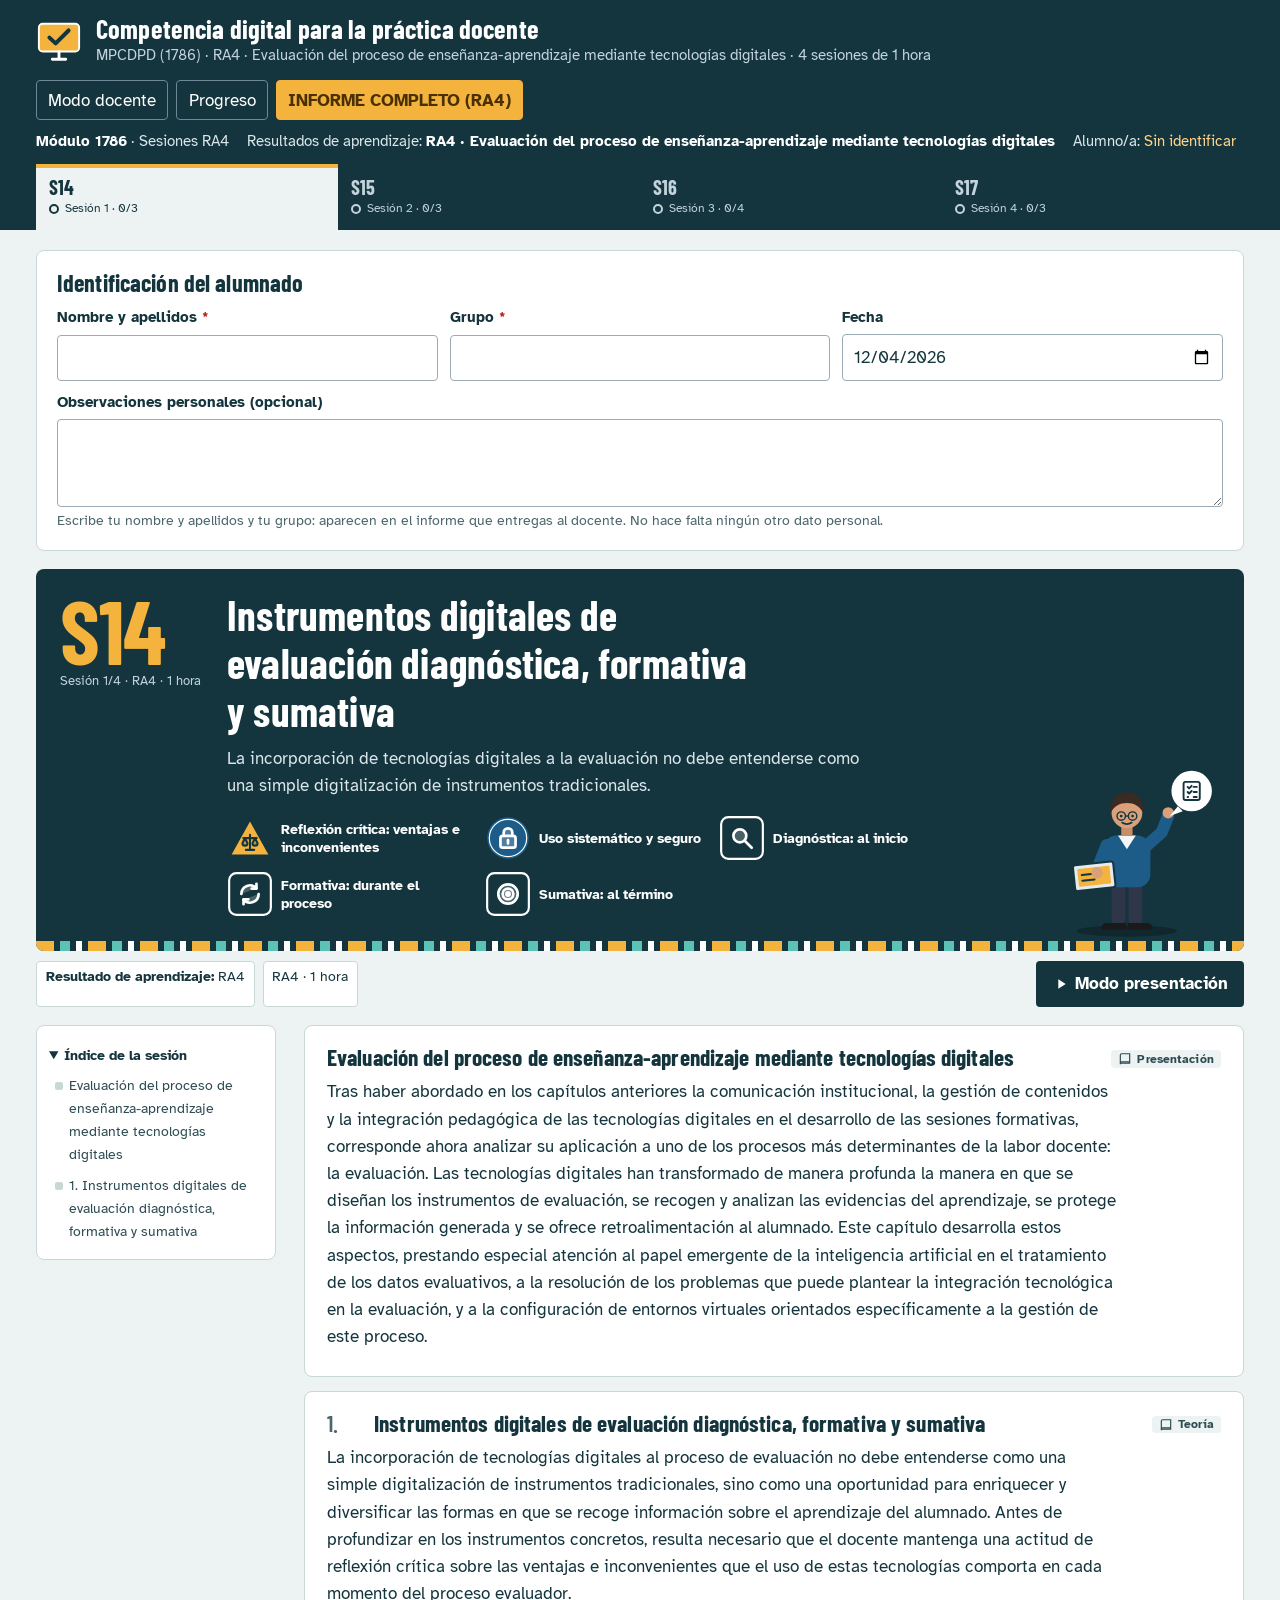
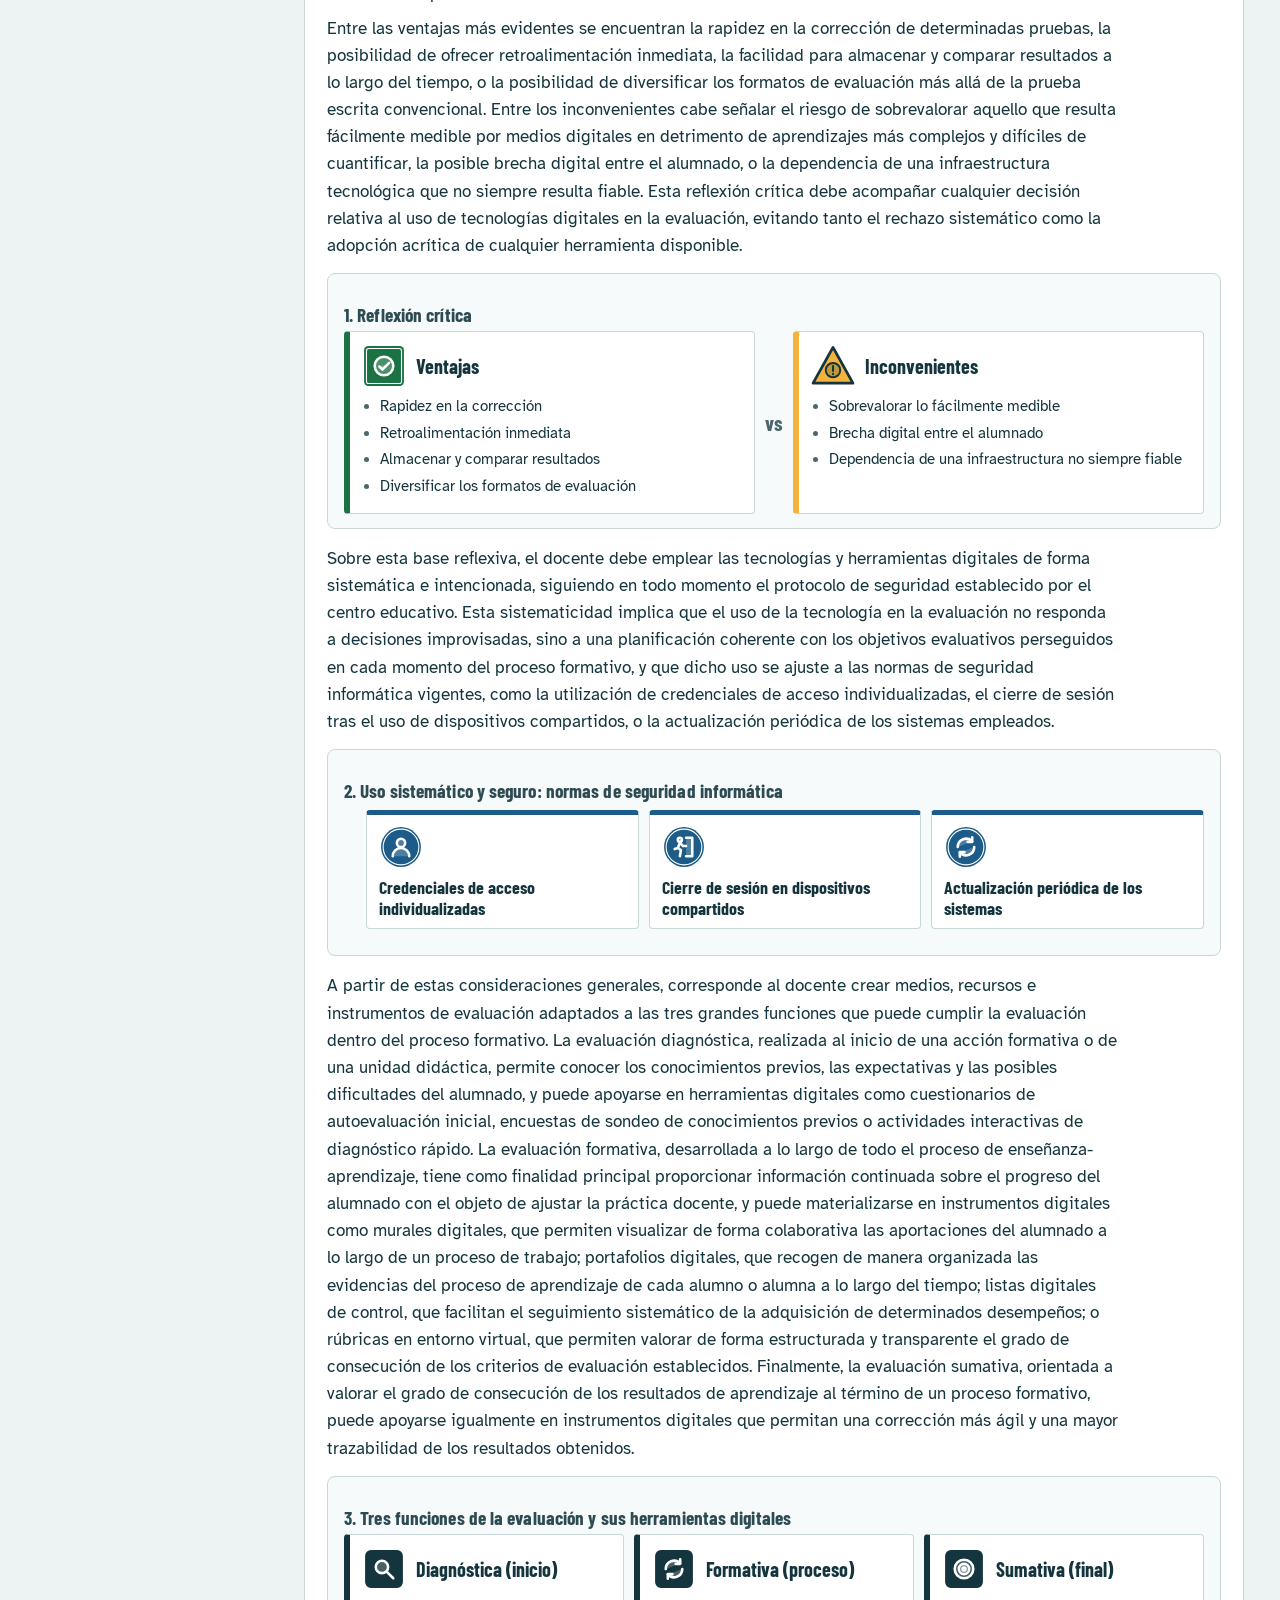
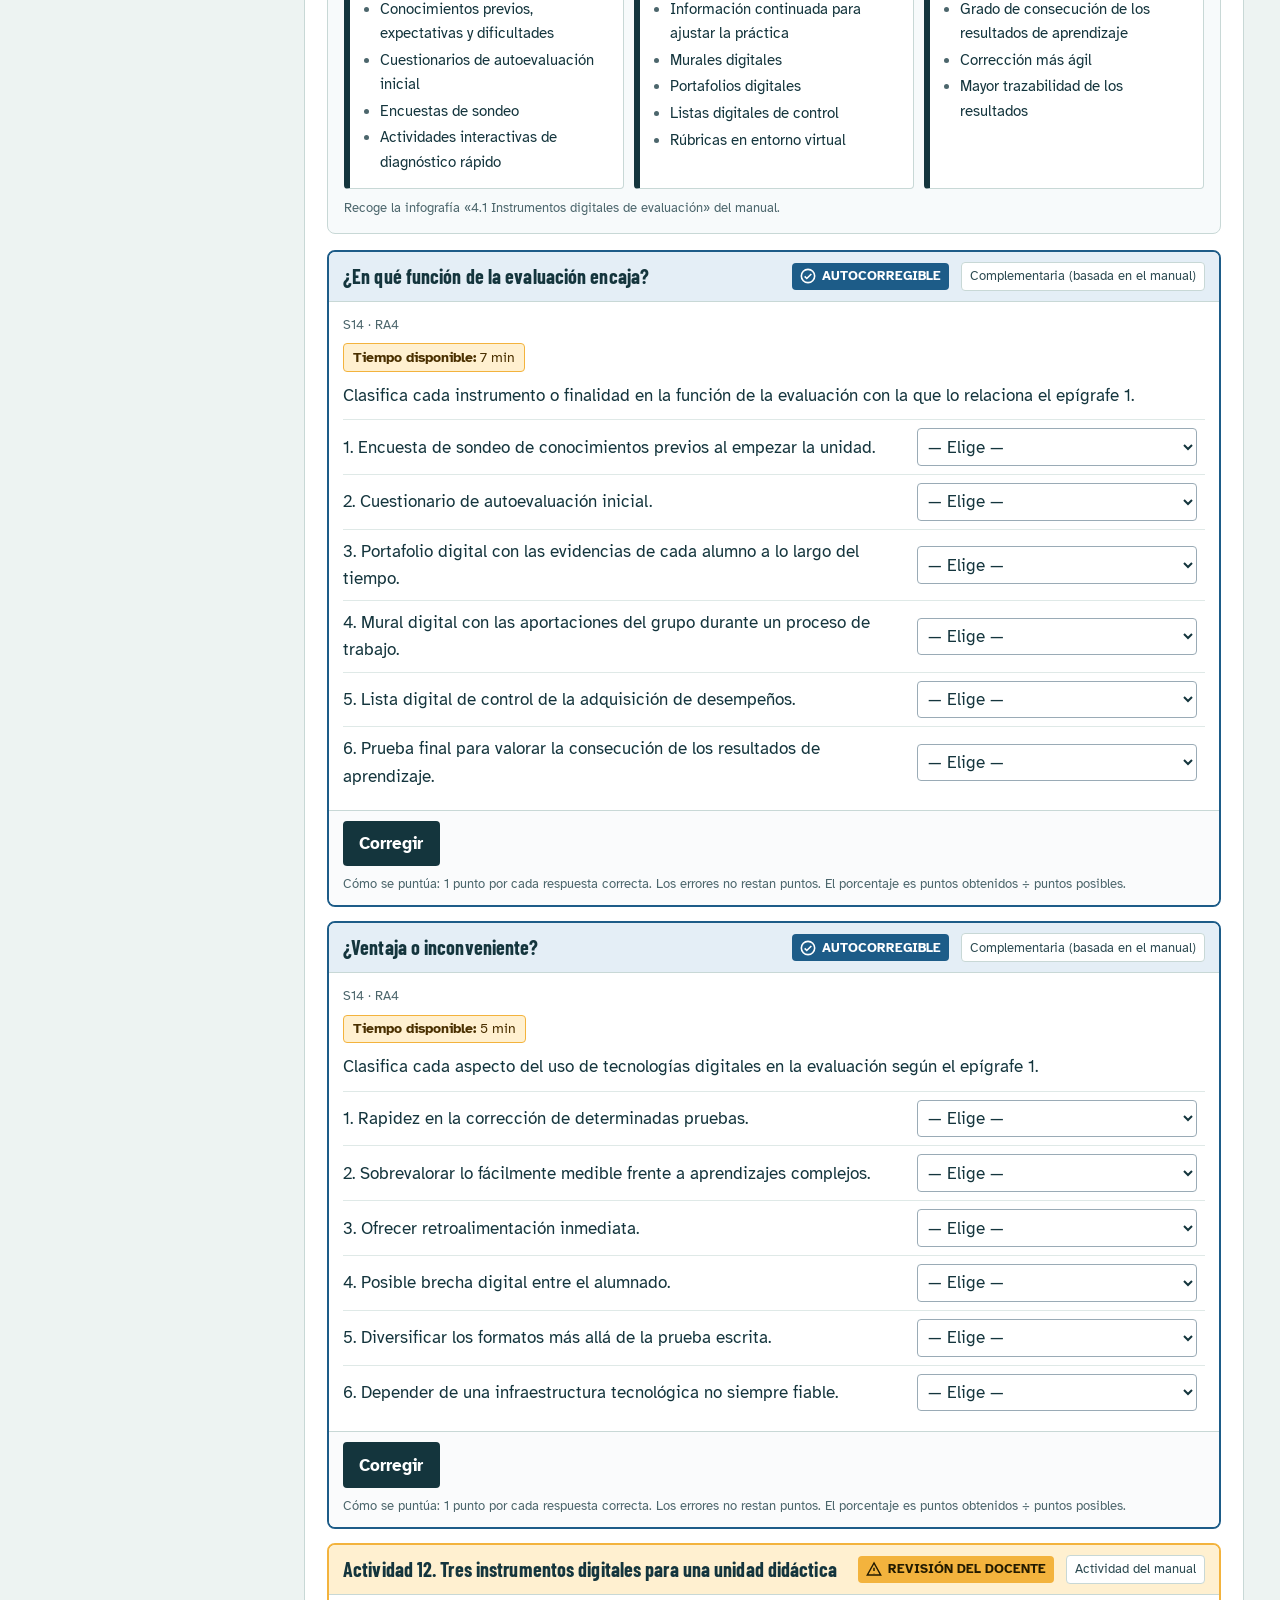
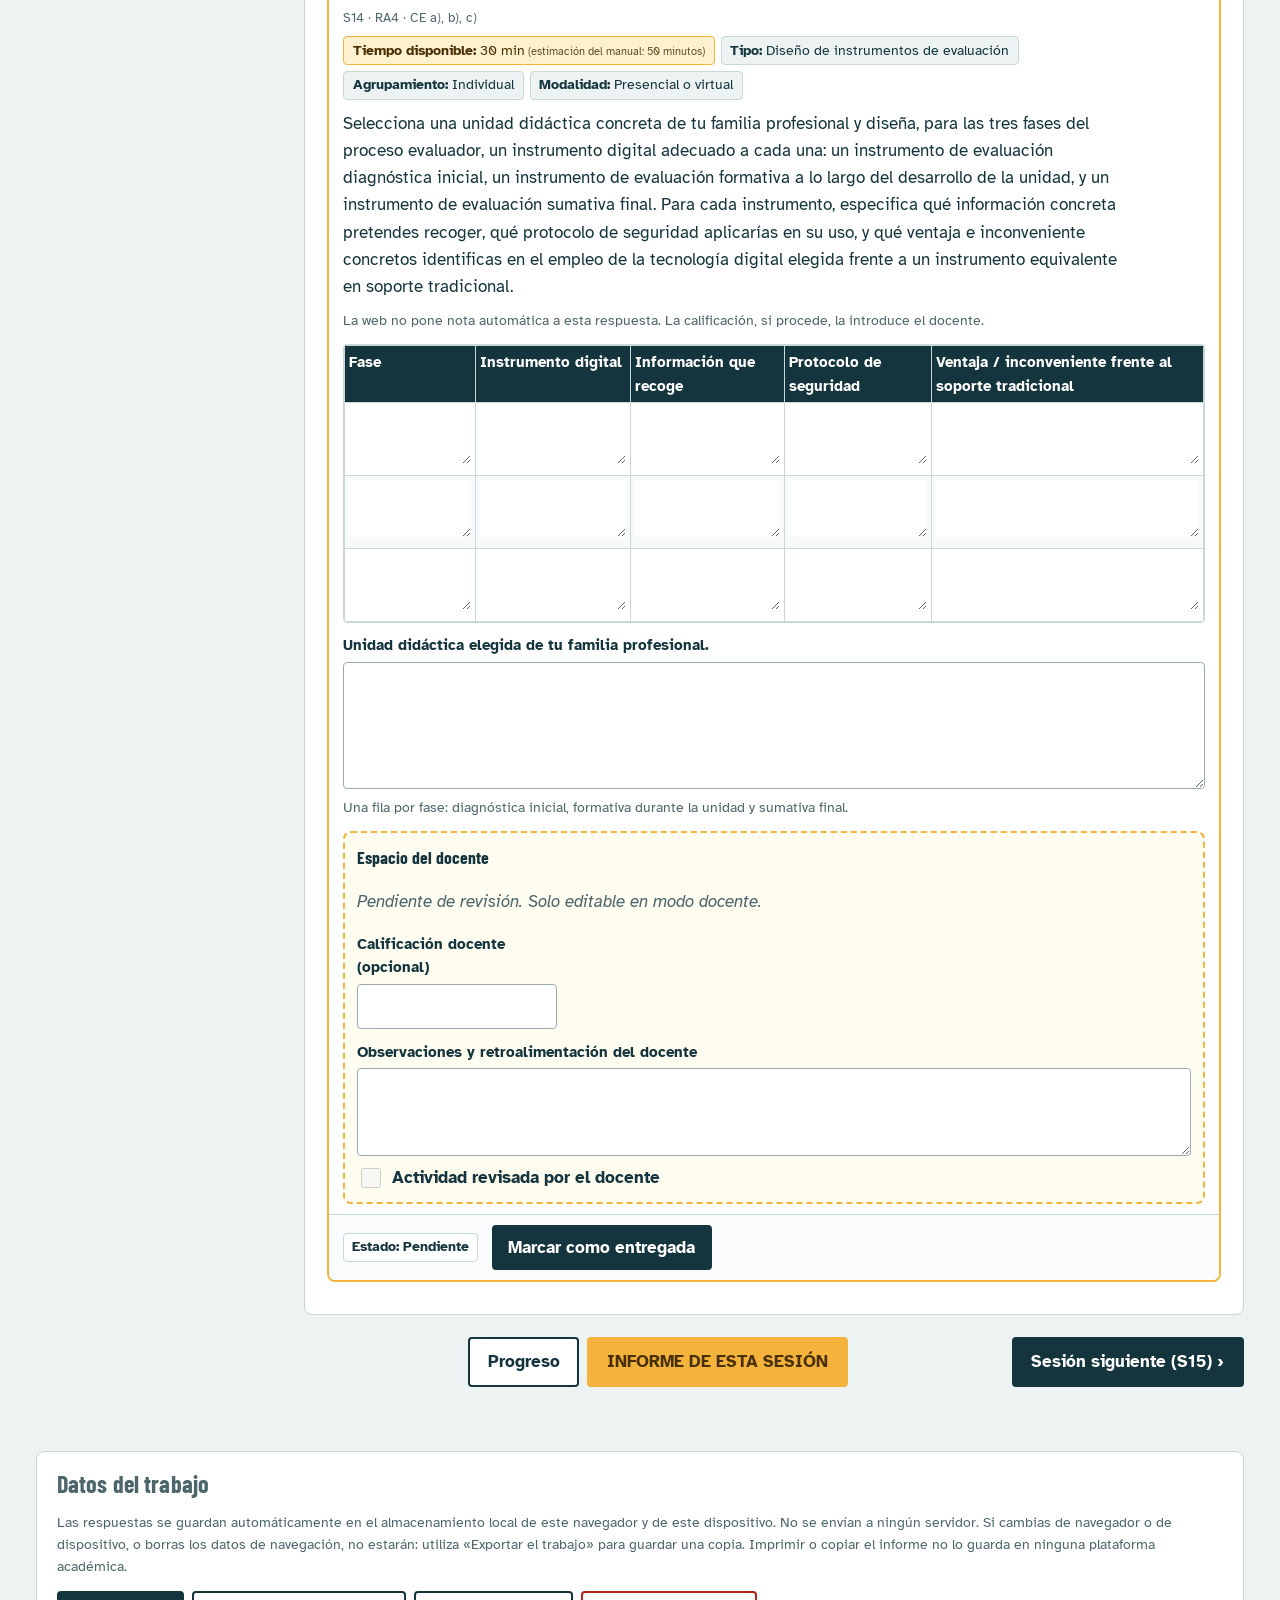
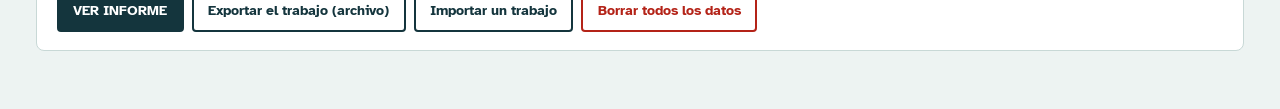
<file: public/assets/aistudio/CDPD_RA4_bfef053b.html>
<!doctype html>
<html lang="es">
<head>
<meta charset="utf-8">
<meta name="viewport" content="width=device-width, initial-scale=1">
<title>CDPD RA4 · RA4</title>
<link rel="preconnect" href="https://fonts.googleapis.com">
<link rel="preconnect" href="https://fonts.gstatic.com" crossorigin>
<link href="https://fonts.googleapis.com/css2?family=Atkinson+Hyperlegible:ital,wght@0,400;0,700;1,400&family=Barlow+Condensed:wght@500;600;700&display=swap" rel="stylesheet">
<style>
/* ds-allow-hardcode:start — full autònom: sense sistema de disseny extern; colors tokenitzats a :root */
:root{
  --ink:#10293a; --ink-2:#2c4556; --muted:#516776; --paper:#eef2f4; --surface:#ffffff; --line:#cfd9df; --line-2:#e3e9ec;
  --blue:#1d5aa0; --blue-bg:#e7eff9; --blue-ink:#123f73;
  --yellow:#f0c000; --yellow-bg:#fff5c7; --yellow-ink:#4a3a00;
  --green:#1b7343; --green-bg:#e3f3e9; --green-ink:#0f4d2b;
  --red:#b42318; --red-bg:#fdecea; --red-ink:#7a1710;
  --focus:#ff8a00;
  --f-body:"Atkinson Hyperlegible", "Segoe UI", system-ui, -apple-system, sans-serif;
  --f-head:"Barlow Condensed", "Avenir Next Condensed", "Arial Narrow", "Segoe UI", sans-serif;
  --r-s:4px; --r-m:8px;
  --measure:72ch;
}
*{box-sizing:border-box}
html{-webkit-text-size-adjust:100%}
body{margin:0;background:var(--paper);color:var(--ink);font:400 1.0625rem/1.6 var(--f-body)}
h1,h2,h3,h4{font-family:var(--f-head);line-height:1.15;margin:0;letter-spacing:.005em}
button,input,select,textarea{font:inherit;color:inherit}
a{color:var(--blue)}
:focus-visible{outline:3px solid var(--focus);outline-offset:2px}
.skip{position:absolute;left:-999px;top:0;background:var(--ink);color:#fff;padding:.5rem 1rem;z-index:99}
.skip:focus{left:8px;top:8px}
.vh{position:absolute!important;width:1px;height:1px;overflow:hidden;clip:rect(0 0 0 0);white-space:nowrap}

/* ---------- capçalera ---------- */
.top{background:var(--ink);color:#fff}
.top-in{max-width:1240px;margin:0 auto;padding:14px 16px 0;display:grid;gap:10px}
.top-row{display:flex;flex-wrap:wrap;align-items:flex-end;justify-content:space-between;gap:12px}
.brand{display:flex;gap:14px;align-items:center;min-width:0}
.brand-mark{flex:none;width:46px;height:46px}
.brand h1{font-size:1.65rem;font-weight:700}
.brand p{margin:0;color:#c3d3dc;font-size:.92rem}
.tools{display:flex;flex-wrap:wrap;gap:8px;align-items:center}
.seg{display:inline-flex;border:1px solid #6d8796;border-radius:var(--r-s);overflow:hidden}
.seg button{background:transparent;border:0;color:#fff;padding:.35rem .7rem;cursor:pointer;font-weight:700}
.seg button[aria-pressed="true"]{background:#fff;color:var(--ink)}
.tbtn{background:transparent;border:1px solid #6d8796;color:#fff;border-radius:var(--r-s);padding:.35rem .7rem;cursor:pointer}
.tbtn:hover{border-color:#fff}
.tbtn.on{background:var(--yellow);color:var(--yellow-ink);border-color:var(--yellow);font-weight:700}
.daybar{display:flex;flex-wrap:wrap;gap:6px 18px;font-size:.92rem;color:#dbe6ec}
.daybar strong{color:#fff}
.student-chip{color:#fff;font-weight:700}
.student-chip.empty{color:#ffd48a;font-weight:400}

/* ruta de sessions */
.route{position:relative;display:flex;gap:0;overflow-x:auto;margin:0 -16px;padding:0 16px;scrollbar-width:thin}
.route button{flex:1 0 auto;min-width:118px;background:transparent;border:0;border-top:4px solid transparent;color:#c3d3dc;
  padding:.55rem .8rem .7rem;text-align:left;cursor:pointer;display:grid;gap:2px}
.route button:hover{color:#fff}
.route button[aria-selected="true"]{background:var(--paper);color:var(--ink);border-top-color:var(--yellow)}
.route .rid{font-family:var(--f-head);font-weight:700;font-size:1.25rem;line-height:1}
.route .rmeta{font-size:.78rem;display:flex;gap:6px;align-items:center}
.dotp{display:inline-block;width:10px;height:10px;border-radius:50%;border:2px solid currentColor}
.dotp.part{background:linear-gradient(90deg,currentColor 50%,transparent 50%)}
.dotp.full{background:currentColor}

/* ---------- disposició ---------- */
.wrap{max-width:1240px;margin:0 auto;padding:20px 16px 64px}
.grid{display:grid;grid-template-columns:240px minmax(0,1fr);gap:28px;align-items:start}
.grid > *,.top-in > *{min-width:0}
@media (max-width:900px){.grid{grid-template-columns:1fr}.toc{position:static!important;max-height:none!important}}
.toc{position:sticky;top:12px;max-height:calc(100vh - 24px);overflow:auto;font-size:.9rem;background:var(--surface);border:1px solid var(--line);border-radius:var(--r-m);padding:12px}
.toc h2{font-size:1.05rem;margin-bottom:6px}
.toc ol{list-style:none;margin:0;padding:0}
.toc li a{display:flex;gap:6px;padding:4px 6px;border-radius:var(--r-s);text-decoration:none;color:var(--ink-2)}
.toc li a:hover{background:var(--paper)}
.toc .tk{flex:none;width:8px;margin-top:8px;height:8px;border-radius:2px;background:var(--line)}
.toc .tk.activity,.toc .tk.selfcheck{background:var(--blue)}
.toc .tk.summary{background:var(--ink)}
.toc details{margin-top:4px}
.toc summary{cursor:pointer;min-height:28px;display:list-item;padding:2px 0}
@media (max-width:900px){.toc details:not([open]) ol{display:none}}

.main{min-width:0}
.panel{background:var(--surface);border:1px solid var(--line);border-radius:var(--r-m);padding:18px 20px;margin-bottom:18px}
.panel h2{font-size:1.5rem;margin-bottom:10px}
.form-grid{display:grid;grid-template-columns:repeat(auto-fit,minmax(200px,1fr));gap:12px}
.field{display:grid;gap:4px}
.field label{font-weight:700;font-size:.92rem}
.field input,.field textarea,.field select{border:1px solid #9aabb6;border-radius:var(--r-s);padding:.5rem .6rem;background:#fff;width:100%}
.field textarea{min-height:5.5rem;resize:vertical}
.hint{color:var(--muted);font-size:.88rem;margin:.2rem 0 0}
.req{color:var(--red)}

/* capçalera de sessió */
.shead{display:grid;gap:10px;margin-bottom:18px}
.shead .kicker{font-family:var(--f-head);font-size:1.15rem;color:var(--muted);font-weight:600}
.shead h2{font-size:clamp(2rem,4.2vw,3rem);font-weight:700;max-width:24ch}
.metas{display:flex;flex-wrap:wrap;gap:8px}
.meta{border:1px solid var(--line);background:var(--surface);border-radius:var(--r-s);padding:.25rem .55rem;font-size:.86rem}
.meta b{font-weight:700}
.meta.warn{border-color:var(--yellow);background:var(--yellow-bg);color:var(--yellow-ink)}

/* seccions de contingut */
.sec{background:var(--surface);border:1px solid var(--line);border-radius:var(--r-m);margin-bottom:14px;padding:18px 22px;scroll-margin-top:12px}
.sec > h3{font-size:1.45rem;display:flex;flex-wrap:wrap;gap:4px 10px;align-items:baseline;margin-bottom:8px}
.sec > h3 .n{color:var(--muted);font-weight:600;min-width:1.6em}
.kindtag{display:inline-flex;align-items:center;gap:5px;font-family:var(--f-body);font-size:.78rem;font-weight:700;padding:.1rem .45rem;border-radius:var(--r-s);
  background:var(--paper);color:var(--ink-2);vertical-align:middle;margin-left:auto;white-space:nowrap}
.kindtag svg{width:14px;height:14px}
.sec.k-example{border-left:6px solid #6b8aa0}
.sec.k-objectives{border-left:6px solid var(--ink)}
.sec.k-summary{background:#f6f9fb;border-left:6px solid var(--ink)}
.sec.k-activity,.sec.k-selfcheck{border-left:6px solid var(--blue)}
.prose{max-width:none}
.prose > p,.prose > h4,.prose > ul:not(.bal),.prose > ol:not(.bal):not(.arrows),.prose > .flow,.prose > .box,.prose > .tablewrap{max-width:var(--measure)}
.prose p{margin:.45rem 0}
.prose h4{font-size:1.2rem;margin:1rem 0 .3rem;color:var(--ink-2)}
.prose ul,.prose ol{margin:.35rem 0 .6rem;padding-left:1.4rem}
.prose li{margin:.15rem 0}
.prose li::marker{color:var(--muted)}
.prose .l2{padding-left:2.6rem}
.prose .l0{padding-left:1.6rem}
.tablewrap{overflow-x:auto;margin:.7rem 0;border:1px solid var(--line);border-radius:var(--r-s)}
table{border-collapse:collapse;width:100%;font-size:.95rem}
th,td{padding:.45rem .6rem;border-bottom:1px solid var(--line-2);text-align:left;vertical-align:top}
thead th{background:var(--ink);color:#fff;font-weight:700}
tbody tr:nth-child(even) td{background:#f7f9fa}
.flow{display:grid;justify-items:start;gap:0;margin:.8rem 0;padding:.2rem 0}
.flow .st{border:2px solid var(--ink);border-radius:var(--r-s);padding:.3rem .7rem;font-weight:700;background:#fff;max-width:var(--measure)}
.flow .ar{width:2px;height:14px;background:var(--ink);margin-left:22px;position:relative}
.flow .ar::after{content:"";position:absolute;bottom:-5px;left:-4px;border:5px solid transparent;border-top-color:var(--ink);border-bottom:0}
.flow .tx{padding:.15rem 0 .15rem .3rem;color:var(--ink-2)}
details.assess{margin-top:.4rem}
details.assess > summary{cursor:pointer;font-weight:700;color:var(--ink-2)}
.srcnote{font-size:.82rem;color:var(--muted);margin-top:.6rem}

/* vídeos */
.video{display:grid;grid-template-columns:auto 1fr;gap:12px;border:1px dashed #8aa0ad;border-radius:var(--r-m);padding:12px 14px;margin:12px 0;background:#f8fafb}
.video .vi{width:40px;height:40px;border-radius:var(--r-s);background:var(--ink);color:#fff;display:grid;place-items:center}
.video h4{font-size:1.15rem;margin-bottom:2px}
.video .vm{font-size:.86rem;color:var(--muted)}
.video .ver{font-weight:700;font-size:.8rem;padding:.05rem .35rem;border-radius:var(--r-s)}
.video .ver.ok{background:var(--green-bg);color:var(--green-ink)}
.video .ver.no{background:var(--yellow-bg);color:var(--yellow-ink)}

/* ---------- activitats ---------- */
.act{border:2px solid var(--line);border-radius:var(--r-m);margin:14px 0;background:#fff;overflow:hidden}
.act-h{display:flex;flex-wrap:wrap;gap:6px 12px;align-items:center;padding:10px 14px;border-bottom:1px solid var(--line)}
.act-h h4{font-size:1.25rem;flex:1 1 260px}
.badge{display:inline-flex;align-items:center;gap:6px;font-weight:700;font-size:.8rem;padding:.2rem .5rem;border-radius:var(--r-s);white-space:nowrap}
.badge svg{width:16px;height:16px;flex:none}
.act.t-auto{border-color:var(--blue)} .act.t-auto .act-h{background:var(--blue-bg)} .b-auto{background:var(--blue);color:#fff}
.act.t-teacher{border-color:var(--yellow)} .act.t-teacher .act-h{background:var(--yellow-bg)} .b-teacher{background:var(--yellow);color:#231b00}
.act.t-class{border-color:var(--green)} .act.t-class .act-h{background:var(--green-bg)} .b-class{background:var(--green);color:#fff}
.b-origin{background:#fff;border:1px solid var(--line);color:var(--ink-2);font-weight:400}
.act-b{padding:12px 14px}
.act-meta{font-size:.84rem;color:var(--muted);margin:0 0 8px}
.instr{margin:0 0 10px;max-width:var(--measure)}
.q{border-top:1px solid var(--line-2);padding:10px 0}
.q:first-of-type{border-top:0}
.q legend,.q .ql{font-weight:700;padding:0;margin-bottom:6px;max-width:var(--measure)}
fieldset.q{border:0;margin:0;min-width:0;border-top:1px solid var(--line-2)}
.opt{display:flex;gap:8px;align-items:flex-start;padding:4px 6px;border-radius:var(--r-s);cursor:pointer;max-width:var(--measure)}
.opt:hover{background:var(--paper)}
.opt input{margin-top:.35rem;width:18px;height:18px;flex:none}
.opt.is-right{background:var(--green-bg)}
.opt.is-wrong{background:var(--red-bg)}
.fb{margin-top:6px;padding:6px 10px;border-radius:var(--r-s);font-size:.95rem;display:flex;gap:8px;align-items:flex-start}
.fb svg{width:18px;height:18px;flex:none;margin-top:3px}
.fb.ok{background:var(--green-bg);color:var(--green-ink)}
.fb.ko{background:var(--red-bg);color:var(--red-ink)}
.row-sel{display:grid;grid-template-columns:minmax(0,1fr) minmax(170px,280px) auto;gap:8px;align-items:center;padding:8px 0;border-top:1px solid var(--line-2)}
@media (max-width:620px){.row-sel{grid-template-columns:1fr}}
.row-sel select{border:1px solid #9aabb6;border-radius:var(--r-s);padding:.4rem;background:#fff;width:100%}
.mark{font-weight:700;font-size:.85rem;display:inline-flex;gap:4px;align-items:center}
.mark.ok{color:var(--green)} .mark.ko{color:var(--red)}
.mark svg{width:16px;height:16px}
.order li{display:flex;gap:8px;align-items:center;padding:6px 8px;border:1px solid var(--line);border-radius:var(--r-s);margin:6px 0;background:#fff}
.order{list-style:none;padding:0;margin:0;counter-reset:o}
.order li::before{counter-increment:o;content:counter(o);font-family:var(--f-head);font-weight:700;font-size:1.2rem;min-width:1.4em;color:var(--muted)}
.order .ot{flex:1}
.order button{border:1px solid #9aabb6;background:#fff;border-radius:var(--r-s);width:34px;height:34px;cursor:pointer}
.order button:disabled{opacity:.35;cursor:default}
.order li.ok{border-color:var(--green);background:var(--green-bg)}
.order li.ko{border-color:var(--red);background:var(--red-bg)}
.act-f{display:flex;flex-wrap:wrap;gap:8px 14px;align-items:center;padding:10px 14px;border-top:1px solid var(--line);background:#fafbfc}
.btn{border:2px solid var(--ink);background:var(--ink);color:#fff;border-radius:var(--r-s);padding:.45rem .9rem;font-weight:700;cursor:pointer}
.btn:hover{background:var(--ink-2)}
.btn.ghost{background:#fff;color:var(--ink)}
.btn.ghost:hover{background:var(--paper)}
.btn.big{font-size:1.05rem;padding:.6rem 1.1rem}
.btn.warn{background:#fff;border-color:var(--red);color:var(--red)}
.btn:disabled{opacity:.5;cursor:not-allowed}
.score{font-weight:700}
.scorebox{font-size:.92rem;color:var(--ink-2)}
.how{font-size:.82rem;color:var(--muted);width:100%}
.gridin{width:100%;border-collapse:collapse}
.gridin td,.gridin th{border:1px solid var(--line);padding:4px}
.gridin textarea{width:100%;min-height:3.2rem;border:0;resize:vertical;padding:4px}
.status{display:inline-flex;gap:6px;align-items:center;font-weight:700;font-size:.86rem;padding:.15rem .5rem;border-radius:var(--r-s);border:1px solid var(--line)}
.status.pend{background:#fff}
.status.lliu{background:var(--blue-bg);border-color:var(--blue);color:var(--blue-ink)}
.status.rev{background:var(--green-bg);border-color:var(--green);color:var(--green-ink)}
.tbox{margin-top:12px;border:2px dashed var(--yellow);border-radius:var(--r-m);padding:10px 12px;background:#fffcf0}
.tbox h5{margin:0 0 6px;font-family:var(--f-head);font-size:1.1rem}
.tbox .ro{color:var(--muted);font-style:italic}
.tbox .form-grid{grid-template-columns:repeat(auto-fit,minmax(160px,1fr))}
.chk{display:flex;gap:8px;align-items:center;font-weight:700}
.chk input{width:20px;height:20px}

.nav-s{display:flex;justify-content:space-between;gap:12px;flex-wrap:wrap;margin-top:22px}
.final-h{font-size:1.6rem;margin:26px 0 8px}

/* banda del docent */
.tband{background:var(--yellow);color:#231b00;font-weight:700;text-align:center;padding:6px 12px;font-size:.92rem}

/* progrés */
.prog-table td,.prog-table th{white-space:nowrap}
.bar{height:10px;border-radius:5px;background:var(--line-2);overflow:hidden;min-width:90px}
.bar > i{display:block;height:100%;background:var(--blue)}

/* informe */
.overlay{position:fixed;inset:0;background:rgba(10,25,35,.55);z-index:50;display:none;overflow:auto;padding:24px 12px}
.overlay.open{display:block}
.sheet{max-width:900px;margin:0 auto;background:#fff;border-radius:var(--r-m);padding:22px 26px;box-shadow:0 10px 40px rgba(0,0,0,.25)}
.sheet-top{display:flex;flex-wrap:wrap;gap:8px;justify-content:space-between;align-items:center;margin-bottom:12px}
.sheet h2{font-size:1.9rem}
.rep h3{font-size:1.35rem;margin:18px 0 6px;border-bottom:2px solid var(--ink);padding-bottom:3px}
.rep h4{font-size:1.1rem;margin:12px 0 4px}
.rep table{font-size:.88rem}
.rep .src-a{color:var(--blue-ink);font-weight:700}
.rep .src-t{color:#6b5300;font-weight:700}
.rep .ans{white-space:pre-wrap;background:#f6f8f9;border-left:3px solid var(--line);padding:4px 8px;margin:4px 0;font-size:.88rem}
.legend{font-size:.86rem;border:1px solid var(--line);padding:6px 10px;border-radius:var(--r-s);background:#f8fafb}
#copyfallback{width:100%;min-height:240px;font:400 .85rem/1.4 ui-monospace,Menlo,monospace;margin-top:10px;display:none}

#toast{position:fixed;left:50%;bottom:18px;transform:translateX(-50%);background:var(--ink);color:#fff;padding:.6rem 1rem;border-radius:var(--r-s);opacity:0;pointer-events:none;transition:opacity .2s;z-index:80;max-width:92vw}
#toast.show{opacity:1}
.foot{max-width:1240px;margin:0 auto;padding:0 16px 40px;color:var(--muted);font-size:.86rem}
@media (prefers-reduced-motion:reduce){*{transition:none!important;animation:none!important;scroll-behavior:auto!important}}

@media print{
  body{background:#fff;font-size:10.5pt}
  body.print-report .top,body.print-report .wrap,body.print-report .foot,body.print-report .tband,body.print-report .sheet-top,body.print-report #toast{display:none!important}
  body.print-report .overlay{position:static;display:block;background:none;padding:0}
  body.print-report .sheet{box-shadow:none;padding:0;max-width:none}
  .rep h3{break-after:avoid}
  .rep tr{break-inside:avoid}
  a{color:inherit;text-decoration:none}
}

/* ---------- portada de bloc (placa de senyalització) ---------- */
.cover{position:relative;display:grid;grid-template-columns:auto minmax(0,1fr) auto;gap:8px 26px;background:var(--ink);color:#fff;border-radius:var(--r-m);
  padding:22px 24px 34px;overflow:hidden}
.cover::after{content:"";position:absolute;left:0;right:0;bottom:0;height:12px;
  background:repeating-linear-gradient(-45deg,var(--yellow) 0 14px,var(--ink) 14px 28px)}
.cv-id{display:grid;align-content:start;gap:2px}
.cv-code{font-family:var(--f-head);font-weight:700;font-size:clamp(3.4rem,8vw,5.6rem);line-height:.86;color:var(--yellow);letter-spacing:-.01em}
.cv-sub{font-size:.84rem;color:#c3d3dc;white-space:nowrap}
.cv-main{min-width:0;display:grid;gap:10px;align-content:start}
.cover h2{font-size:clamp(1.7rem,3.6vw,2.6rem);font-weight:700;max-width:28ch;color:#fff}
.cv-lead{margin:0;color:#dbe6ec;max-width:60ch}
.cv-signs{list-style:none;margin:6px 0 0;padding:0;display:flex;flex-wrap:wrap;gap:10px 18px}
.cv-signs li{display:flex;align-items:center;gap:8px;font-size:.9rem;font-weight:700;color:#fff;max-width:15rem;line-height:1.25}
.cv-signs .sign{width:46px;height:46px}
.cv-art{width:170px;align-self:end;margin:-6px 0 -22px;line-height:0}
.cv-art svg{width:100%;height:auto}
.anim .cover:not(.in) .cv-art{opacity:0}
.anim .cover.in .cv-art{animation:rise .7s cubic-bezier(.2,.7,.2,1) both .1s}
@media (max-width:980px){.cv-art{width:130px}}
@media (max-width:760px){.cv-art{display:none}}
@media (max-width:620px){.cover{grid-template-columns:1fr;padding:18px 16px 30px}.cv-sub{white-space:normal}}
.pres-btn{display:inline-flex;align-items:center;gap:6px;margin-left:auto}
.pres-btn svg{width:16px;height:16px}

/* senyals */
.sign{display:inline-block;flex:none;width:44px;height:44px;line-height:0}
.sign svg{width:100%;height:100%;overflow:visible}

/* ---------- infografies ---------- */
.viz{margin:14px 0 16px;padding:14px 16px;border:1px solid var(--line);border-radius:var(--r-m);background:#f7fafb}
.viz-t{font-size:1.15rem;margin:0 0 10px;color:var(--ink)}
.viz figcaption{font-size:.84rem;color:var(--muted);margin-top:8px}
.ct{display:grid;gap:2px;min-width:0}
.ct strong{font-family:var(--f-head);font-size:1.12rem;line-height:1.15;font-weight:700}
.ct span{font-size:.92rem;color:var(--ink-2);line-height:1.4}
.num{flex:none;display:grid;place-items:center;width:38px;height:38px;border-radius:50%;background:var(--ink);color:#fff;font-family:var(--f-head);font-weight:700;font-size:1.2rem}

/* cadena de procés */
.chain{list-style:none;margin:0;padding:0;display:grid;grid-auto-flow:column;grid-auto-columns:minmax(0,1fr);gap:0}
.chain li{position:relative;display:grid;justify-items:center;text-align:center;gap:8px;padding:4px 14px}
.chain li + li::before{content:"";position:absolute;left:-9px;top:20px;width:18px;height:3px;background:var(--ink)}
.chain li + li::after{content:"";position:absolute;left:5px;top:15px;border:6.5px solid transparent;border-left:8px solid var(--ink)}
.chain .ct{justify-items:center}
@media (max-width:760px){
  .chain{grid-auto-flow:row}
  .chain li{grid-template-columns:auto 1fr;justify-items:start;text-align:left;padding:8px 0 8px 0}
  .chain .ct{justify-items:start}
  .chain li + li::before{left:21px;top:-6px;width:3px;height:12px}
  .chain li + li::after{left:16px;top:2px;border:6.5px solid transparent;border-top:8px solid var(--ink);border-bottom:0}
}
/* passos verticals */
.steps{list-style:none;margin:0;padding:0;display:grid;gap:0}
.steps li{display:grid;grid-template-columns:auto 1fr;gap:12px;align-items:start;padding:8px 0;position:relative}
.steps li + li::before{content:"";position:absolute;left:20px;top:-10px;height:18px;width:3px;background:var(--line)}

/* targetes */
.cards{list-style:none;margin:0;padding:0;display:grid;grid-template-columns:repeat(auto-fit,minmax(190px,1fr));gap:10px}
.cards.c2{grid-template-columns:repeat(auto-fit,minmax(260px,1fr))}
.cards.c4{grid-template-columns:repeat(auto-fit,minmax(150px,1fr))}
.card .cn{position:absolute;top:4px;right:8px;font-family:var(--f-head);font-weight:700;font-size:1.05rem;color:var(--muted)}
.card{position:relative;display:flex;gap:10px;align-items:flex-start;background:#fff;border:1px solid var(--line);border-top:5px solid var(--ink);border-radius:var(--r-s);padding:10px 12px}
.card.s-ghs{border-top-color:var(--red)} .card.s-warn{border-top-color:var(--yellow)} .card.s-must{border-top-color:var(--blue)} .card.s-ban,.card.s-fire{border-top-color:var(--red)} .card.s-safe{border-top-color:var(--green)}

/* comparació */
.compare{display:grid;gap:10px;align-items:stretch}
.compare.n2{grid-template-columns:minmax(0,1fr) auto minmax(0,1fr)}
.compare.n3{grid-template-columns:repeat(3,minmax(0,1fr))}
.compare.n4{grid-template-columns:repeat(auto-fit,minmax(180px,1fr))}
.compare.n5{grid-template-columns:repeat(auto-fit,minmax(150px,1fr))}
.compare.n2:not(:has(.vs)){grid-template-columns:repeat(2,minmax(0,1fr))}
.compare .col{background:#fff;border:1px solid var(--line);border-radius:var(--r-s);padding:12px;border-left:6px solid var(--ink)}
.compare .col.s-warn{border-left-color:var(--yellow)} .compare .col.s-must{border-left-color:var(--blue)} .compare .col.s-ban,.compare .col.s-fire{border-left-color:var(--red)} .compare .col.s-safe{border-left-color:var(--green)}
.col-h{display:flex;gap:10px;align-items:center;margin-bottom:6px}
.col-h strong{font-family:var(--f-head);font-size:1.25rem;line-height:1.1}
.col p{margin:.2rem 0 .4rem;font-size:.95rem}
.col ul{margin:0;padding-left:1.1rem;font-size:.95rem}
.vs{align-self:center;font-family:var(--f-head);font-weight:700;font-size:1.3rem;color:var(--muted)}
@media (max-width:760px){.compare.n2,.compare.n3,.compare.n2:not(:has(.vs)){grid-template-columns:1fr}.vs{justify-self:center}}

/* piràmide (jerarquia) */
.pyr ol{list-style:none;margin:0 auto;padding:0;display:grid;gap:5px;justify-items:center}
.pyr li{width:var(--w);min-width:min(100%,250px)}
.pyr .lvl{display:flex;gap:10px;align-items:center;justify-content:center;flex-wrap:wrap;text-align:center;padding:9px 14px;color:#fff;
  background:color-mix(in srgb,var(--green) calc(100% - var(--k) * 18%),var(--ink));clip-path:polygon(0 0,100% 0,97% 100%,3% 100%)}
.pyr .lvl strong{font-family:var(--f-head);font-size:1.15rem}
.pyr .lvl span{font-size:.88rem;opacity:.95}
.pyr .pi{width:22px;height:22px;display:inline-block}
.pyr .pi svg{width:100%;height:100%}
.axis{display:flex;justify-content:space-between;font-size:.84rem;color:var(--muted);margin:8px 0 0;font-weight:700}
.axis span:first-child::before{content:"▲ "}
.axis span:last-child::after{content:" ▼"}

/* cicle */
.cycle{list-style:none;margin:0 auto;padding:0;position:relative;width:min(100%,460px);aspect-ratio:1}
.cycle.n3{width:min(100%,400px)}
.cycle::before{content:"";position:absolute;inset:12%;border:3px dashed var(--line);border-radius:50%}
.cycle li{position:absolute;left:var(--x);top:var(--y);transform:translate(-50%,-50%);width:34%;display:grid;justify-items:center;text-align:center;gap:4px;
  background:#f7fafb;padding:4px}
.cycle li strong{font-family:var(--f-head);font-size:1.08rem;line-height:1.1}
.cycle li span{font-size:.84rem;line-height:1.3;color:var(--ink-2)}
.cycle .hub{left:50%;top:50%;width:30%;background:var(--ink);color:#fff;border-radius:50%;aspect-ratio:1;place-content:center;font-family:var(--f-head);font-weight:700;font-size:1.1rem;padding:8px}
@media (max-width:620px){
  .cycle{aspect-ratio:auto;display:grid;gap:8px}
  .cycle::before,.cycle .hub{display:none}
  .cycle li{position:static;transform:none;width:auto;grid-template-columns:auto 1fr;justify-items:start;text-align:left;align-items:center}
  .cycle li span{grid-column:2}
}

/* xifra o definició clau */
.keyf{display:flex;gap:14px;align-items:flex-start}
.keyf .sign{width:56px;height:56px}
.keyf .big{font-family:var(--f-head);font-weight:700;font-size:clamp(1.6rem,3.4vw,2.3rem);line-height:1;margin:0 0 6px}
.keyf blockquote{margin:0;font-size:1.05rem;border-left:4px solid var(--ink);padding:2px 0 2px 12px;max-width:var(--measure)}
.keyf.s-warn blockquote{border-left-color:var(--yellow)} .keyf.s-must blockquote{border-left-color:var(--blue)} .keyf.s-ban blockquote,.keyf.s-fire blockquote{border-left-color:var(--red)} .keyf.s-safe blockquote{border-left-color:var(--green)}
.keyf .src{font-size:.84rem;color:var(--muted);margin:6px 0 0}

/* barres */
.bars{list-style:none;margin:0;padding:0;display:grid;gap:8px}
.bars li{display:grid;grid-template-columns:minmax(120px,32%) 1fr;gap:10px;align-items:center}
.bl{font-weight:700;font-size:.93rem}
.bt{position:relative;display:flex;flex-wrap:wrap;align-items:center;gap:4px 8px;min-width:0}
.bt i{flex:none}
.bt i{display:block;height:22px;width:calc(var(--v) * .62);border-radius:0 var(--r-s) var(--r-s) 0;background:var(--ink)}
.bt i.s-warn{background:var(--yellow)} .bt i.s-must{background:var(--blue)} .bt i.s-ban,.bt i.s-fire{background:var(--red)} .bt i.s-safe{background:var(--green)}
.bt b{font-size:.9rem;min-width:0;line-height:1.25}
@media (max-width:620px){.bars li{grid-template-columns:1fr}}

/* matriu */
.mtx th[scope=row]{background:#f2f5f7}
.mtx td{text-align:center;font-weight:700}
.mtx .lv1{background:#dff1e5!important;color:var(--green-ink)}
.mtx .lv2{background:#eef7d9!important;color:#3d5110}
.mtx .lv3{background:var(--yellow-bg)!important;color:var(--yellow-ink)}
.mtx .lv4{background:#ffe1c2!important;color:#6b3300}
.mtx .lv5{background:#f9d0cc!important;color:var(--red-ink)}

/* termes del manual */
.terms{list-style:none;margin:.6rem 0;padding:0;display:grid;grid-template-columns:repeat(auto-fit,minmax(220px,1fr));gap:8px;max-width:none}
.terms li{margin:0;background:#fff;border:1px solid var(--line);border-left:5px solid var(--blue);border-radius:var(--r-s);padding:8px 12px;display:grid;gap:2px}
.terms strong{font-family:var(--f-head);font-size:1.12rem;line-height:1.15}
.terms span{font-size:.95rem}

details.fulltext{margin-top:6px;border:1px solid var(--line);border-radius:var(--r-s);background:#fff}
details.fulltext > summary{cursor:pointer;font-weight:700;color:var(--ink-2);padding:8px 12px;display:flex;gap:8px;align-items:center}
details.fulltext > summary svg{width:18px;height:18px;flex:none}
details.fulltext[open] > summary{border-bottom:1px solid var(--line-2)}
details.fulltext > .prose{padding:4px 14px 8px}
/* frases «A → B → C» del manual */
.prose ol.arrows,ol.arrows{list-style:none;margin:.7rem 0;padding:0;display:flex;flex-wrap:wrap;align-items:center;gap:6px 0}
ol.arrows li{margin:0;background:var(--ink);color:#fff;font-weight:700;font-size:.95rem;padding:.35rem .7rem;border-radius:var(--r-s);position:relative}
ol.arrows li + li{margin-left:22px}
ol.arrows li + li::before{content:"";position:absolute;left:-17px;top:50%;margin-top:-6px;border:6px solid transparent;border-left:9px solid var(--ink)}
.anim ol.arrows:not(.in) li{opacity:0}
.anim ol.arrows.in li{animation:rise .45s ease-out both;animation-delay:calc(var(--d,0) * 110ms)}
/* procés del manual (diagrames ↓) */
.flow .st{position:relative}

/* ---------- animació d'entrada (un sol cop) ---------- */
@keyframes rise{from{opacity:0;transform:translateY(10px)}to{opacity:1;transform:none}}
@keyframes pop{0%{opacity:0;transform:scale(.6)}70%{transform:scale(1.08)}100%{opacity:1;transform:none}}
@keyframes grow{from{width:0}}
.anim .viz:not(.in) li,.anim .viz:not(.in) .col,.anim .viz:not(.in) .keyf,.anim .viz:not(.in) td,
.anim .flow:not(.in) > *,.anim .terms:not(.in) li,.anim .cover:not(.in) .cv-signs li{opacity:0}
.anim .viz.in li,.anim .viz.in .col,.anim .viz.in .keyf,.anim .terms.in li{animation:rise .5s cubic-bezier(.2,.7,.2,1) both;animation-delay:calc(var(--d,0) * 110ms)}
.anim .viz.in td{animation:rise .4s ease-out both;animation-delay:calc(var(--d,0) * 60ms)}
.anim .viz.in .sign{animation:pop .5s cubic-bezier(.2,.7,.2,1) both;animation-delay:calc(var(--d,0) * 110ms + 80ms)}
.anim .viz.in .bt i{animation:grow .9s cubic-bezier(.2,.7,.2,1) both;animation-delay:calc(var(--d,0) * 120ms + 150ms)}
.anim .flow.in > *{animation:rise .45s ease-out both}
.anim .flow.in > :nth-child(2){animation-delay:.12s} .anim .flow.in > :nth-child(3){animation-delay:.24s} .anim .flow.in > :nth-child(4){animation-delay:.36s}
.anim .flow.in > :nth-child(5){animation-delay:.48s} .anim .flow.in > :nth-child(6){animation-delay:.6s} .anim .flow.in > :nth-child(7){animation-delay:.72s}
.anim .flow.in > :nth-child(n+8){animation-delay:.84s}
.anim .cover.in .cv-signs li{animation:pop .55s cubic-bezier(.2,.7,.2,1) both;animation-delay:calc(var(--d,0) * 140ms + 150ms)}


/* ---------- mode presentació ---------- */
body.pres-on{overflow:hidden}
.pres{position:fixed;inset:0;z-index:70;background:var(--paper);display:grid;grid-template-rows:auto auto 1fr auto}
.pres-top{display:flex;gap:12px;justify-content:space-between;align-items:center;background:var(--ink);color:#fff;padding:10px 18px}
.pres-top strong{font-family:var(--f-head);font-size:1.2rem;font-weight:600;overflow:hidden;text-overflow:ellipsis;white-space:nowrap}
.pres-prog{height:5px;background:var(--line-2)} .pres-prog i{display:block;height:100%;background:var(--yellow);transition:width .3s}
.stage{overflow:auto;padding:28px clamp(16px,5vw,64px) 40px;outline:none}
.stage > *{max-width:1080px;margin:0 auto}
.stage .cover{min-height:60vh;align-content:center}
.stage .cover h2{font-size:clamp(2.2rem,5vw,3.6rem)}
.slide-in > h3{font-size:clamp(1.8rem,3.6vw,2.6rem);display:flex;gap:12px;margin-bottom:14px}
.slide-in > h3 .n{color:var(--muted)}
.slide-in .prose{font-size:1.2rem;max-width:none}
.slide-in .prose > p,.slide-in .prose > ul:not(.bal),.slide-in .prose > ol:not(.bal):not(.arrows){max-width:70ch}
.slide-in .viz{background:#fff;padding:18px 20px}
.slide-in .sign{width:62px;height:62px}
.slide-in .ct strong,.slide-in .col-h strong,.slide-in .cycle li strong,.slide-in .terms strong{font-size:1.45rem}
.slide-in .ct span,.slide-in .col ul,.slide-in .col p,.slide-in .terms span,.slide-in .cycle li span{font-size:1.08rem}
.slide-in .viz-t{font-size:1.4rem}
.slide-in .chain li + li::before{top:29px}.slide-in .chain li + li::after{top:24px}
.pres-nav{display:flex;justify-content:space-between;align-items:center;gap:10px;padding:10px 18px;background:#fff;border-top:1px solid var(--line)}
.count{font-family:var(--f-head);font-weight:700;font-size:1.2rem}
.pres:fullscreen{background:var(--paper)}

@media print{
  .anim .viz li,.anim .viz .col,.anim .flow > *,.anim .terms li,.anim .cover .cv-signs li,.anim td,.anim ol.arrows li{opacity:1!important;animation:none!important}
  .pres-btn{display:none}
}

/* ---------- «SmartArt» automàtic sobre el text del manual ---------- */
.prose h4.sub{font-size:1.12rem;margin:1.1rem 0 .35rem;padding-left:10px;border-left:4px solid var(--yellow);color:var(--ink);letter-spacing:.02em}
.box{display:grid;grid-template-columns:auto minmax(0,1fr);gap:12px;margin:.8rem 0;padding:12px 14px;border-radius:var(--r-m);border:1px solid var(--line);background:#f7fafb;max-width:var(--measure)}
.box-i{width:34px;height:34px;border-radius:50%;display:grid;place-items:center;background:var(--ink);color:#fff}
.box-i svg{width:20px;height:20px}
.box-av{width:46px;height:46px;line-height:0}.box-av svg{width:100%;height:100%}
.box-h{margin:0 0 .2rem!important;font-family:var(--f-head);font-weight:700;font-size:1.08rem;letter-spacing:.02em}
.box-b > :first-child{margin-top:0}.box-b > :last-child{margin-bottom:0}
.box.b-example{border-left:6px solid #6b8aa0;background:#f3f6f8}.box.b-example .box-i{background:#6b8aa0}
.box.b-important{border-left:6px solid var(--red);background:var(--red-bg)}.box.b-important .box-i{background:var(--red)}
.box.b-idea{border-left:6px solid var(--yellow);background:var(--yellow-bg)}
.box.b-idea .box-b{position:relative;background:#fff;border-radius:var(--r-m);padding:8px 12px;border:1px solid #ecd98a}
.box.b-idea .box-b::before{content:"";position:absolute;left:-9px;top:12px;border:8px solid transparent;border-right-color:#ecd98a;border-left:0}
.box.b-analogy{border-left:6px solid var(--blue);background:var(--blue-bg)}.box.b-analogy .box-i{background:var(--blue)}
.box.b-measures{border-left:6px solid var(--green);background:var(--green-bg)}.box.b-measures .box-i{background:var(--green)}
.box.inline{align-items:center}
ul.chips{list-style:none;padding:0!important;margin:.5rem 0 .8rem;display:flex;flex-wrap:wrap;gap:6px}
ul.chips li{margin:0;background:#fff;border:1px solid var(--line);border-radius:999px;padding:.25rem .75rem .25rem .6rem;font-size:.95rem;display:inline-flex;gap:6px;align-items:center}
ul.chips li::before{content:"";width:8px;height:8px;border-radius:50%;background:var(--yellow);border:1.5px solid var(--ink);flex:none}
ol.auto-steps{list-style:none;padding:0!important;margin:.6rem 0 .9rem;display:grid;gap:0;counter-reset:none}
ol.auto-steps li{display:grid;grid-template-columns:auto 1fr;gap:10px;align-items:start;margin:0;padding:6px 0;position:relative}
ol.auto-steps li + li::before{content:"";position:absolute;left:14px;top:-8px;height:14px;width:3px;background:var(--line)}
.as-n{width:31px;height:31px;border-radius:50%;background:var(--ink);color:#fff;display:grid;place-items:center;font-family:var(--f-head);font-weight:700}
ol.smart-goals,ul.smart-can{list-style:none;padding:0!important;margin:.6rem 0;display:grid;grid-template-columns:repeat(auto-fit,minmax(230px,1fr));gap:8px;max-width:none}
ol.smart-goals li,ul.smart-can li{margin:0;display:flex;gap:10px;align-items:flex-start;background:#fff;border:1px solid var(--line);border-radius:var(--r-s);padding:9px 11px;font-size:.96rem;line-height:1.4}
.sm-i{flex:none;width:28px;height:28px;border-radius:50%;display:grid;place-items:center;background:var(--blue);color:#fff}
.sm-i svg{width:18px;height:18px}
ul.smart-can .sm-i{background:var(--green);border-radius:6px}
.anim .chips:not(.in) li,.anim .auto-steps:not(.in) li,.anim .smart-goals:not(.in) li,.anim .smart-can:not(.in) li,.anim .box:not(.in){opacity:0}
.anim .chips.in li,.anim .auto-steps.in li,.anim .smart-goals.in li,.anim .smart-can.in li{animation:rise .45s ease-out both;animation-delay:calc(var(--d,0) * 70ms)}
.anim .box.in{animation:rise .5s ease-out both}
@media print{.anim .chips li,.anim .auto-steps li,.anim .smart-goals li,.anim .smart-can li,.anim .box{opacity:1!important;animation:none!important}}

/* ---------- escenes de treball ---------- */
.v-scene{background:#fff}
.scene{position:relative;border-radius:var(--r-m);overflow:hidden;border:1px solid var(--line);max-width:760px}
.scene-art{display:block;line-height:0}.scene-art svg{width:100%;height:auto}
.spot{position:absolute;transform:translate(-15%,-110%);width:30px;height:30px;border-radius:50%;border:2px solid #fff;background:var(--red);color:#fff;
  font-family:var(--f-head);font-weight:700;font-size:1rem;cursor:pointer;box-shadow:0 0 0 0 rgba(180,35,24,.55);animation:pulse 2s infinite}
.spot.on{background:var(--ink);animation:none}
.spot:hover{background:#8f1c13}
@keyframes pulse{0%{box-shadow:0 0 0 0 rgba(180,35,24,.55)}70%{box-shadow:0 0 0 12px rgba(180,35,24,0)}100%{box-shadow:0 0 0 0 rgba(180,35,24,0)}}
.spot-hint{margin:0 0 8px!important}
.spot-list{list-style:none;padding:0;margin:10px 0;display:grid;gap:6px;max-width:760px}
.spot-list li{display:flex;gap:10px;align-items:baseline;background:#f7fafb;border:1px solid var(--line);border-radius:var(--r-s);padding:6px 10px}
.spot-list li b{flex:none;width:24px;height:24px;border-radius:50%;background:var(--ink);color:#fff;display:grid;place-items:center;font-family:var(--f-head)}
.spot-list li.hidden{color:var(--muted);font-style:italic}
@media (max-width:620px){.spot{width:26px;height:26px;font-size:.9rem}}
@media print{.spot{animation:none}}

/* ---------- correccions de maquetació (revisió del docent) ---------- */
.flow .fl-intro{margin:0 0 .5rem;font-weight:400;color:var(--ink-2)}
.flow .st + .st{margin-top:8px}
.cards .card{flex-direction:column;gap:8px}
.ct strong,.col-h strong,.terms strong{overflow-wrap:break-word}
.ct,.card{min-width:0}
ol.smart-goals.sub{margin:-2px 0 6px 36px;grid-template-columns:repeat(auto-fit,minmax(170px,1fr))}
ol.smart-goals.sub li{background:var(--yellow-bg);border-color:#ecd98a;padding:6px 10px}
ol.smart-goals.sub .sm-i{background:var(--yellow);color:var(--ink);width:22px;height:22px}
ol.smart-goals.sub .sm-i svg{width:14px;height:14px}
.prose ol.arrows,ol.arrows{flex-wrap:nowrap;align-items:stretch}
ol.arrows li{flex:1 1 auto;min-width:auto;display:flex;align-items:center;justify-content:center;text-align:center;line-height:1.2;font-size:.88rem;padding:.35rem .55rem;overflow-wrap:normal;hyphens:manual;-webkit-hyphens:manual}
@media (max-width:620px){.prose ol.arrows,ol.arrows{flex-direction:column;align-items:stretch}ol.arrows li + li{margin:18px 0 0}
  ol.arrows li + li::before{left:50%;top:-15px;margin:0 0 0 -6px;border:6px solid transparent;border-top:9px solid var(--ink);border-bottom:0}}
.cycle{margin:34px auto 64px}
.cycle li{width:30%}
.cycle.n3 li,.cycle.n4 li{width:36%}
.tri{position:relative;max-width:440px;height:280px;margin:10px auto 4px}
.tri-art{position:absolute;inset:44px 30px 52px;line-height:0}.tri-art svg{width:100%;height:100%}
.tri-v{position:absolute;display:grid;justify-items:center;gap:4px;text-align:center;width:44%}
.tri-v strong{font-family:var(--f-head);font-size:1.08rem;line-height:1.15}
.tri-v .sign{width:42px;height:42px}
.tri-v.t{left:28%;top:0}
.tri-v.l{left:0;bottom:0}
.tri-v.r{right:0;bottom:0}
.tri-c{position:absolute;left:50%;top:56%;transform:translate(-50%,-50%);background:var(--ink);color:#fff;font-family:var(--f-head);font-weight:700;padding:.35rem .7rem;border-radius:var(--r-s);text-align:center;max-width:42%;line-height:1.15}
.box .tri{margin:12px auto 6px}
.anim .viz:not(.in) .tri-v,.anim .viz:not(.in) .tri-c{opacity:0}
.anim .viz.in .tri-v,.anim .viz.in .tri-c{animation:rise .5s ease-out both}
.anim .viz.in .tri-v.l{animation-delay:.15s}.anim .viz.in .tri-v.r{animation-delay:.3s}.anim .viz.in .tri-c{animation-delay:.45s}
.prose ol.arrows.many,ol.arrows.many{flex-wrap:wrap;align-items:center;gap:8px 0}
ol.arrows.many li{flex:0 1 auto}
.tri-v strong{max-width:100%;overflow-wrap:break-word}
@media (max-width:620px){
  .cycle li,.cycle.n3 li,.cycle.n4 li{width:auto}
  .tri{height:auto;display:grid;gap:8px}.tri-art{display:none}
  .tri-v{position:static;width:auto;grid-template-columns:auto 1fr;justify-items:start;align-items:center;text-align:left}
  .tri-c{position:static;transform:none;max-width:none;justify-self:start}
}
/* files equilibrades (--cols calculat a partir del nombre d'elements) */
.bal{display:grid!important;grid-template-columns:repeat(var(--cols,3),minmax(0,1fr));gap:10px}
ul.chips.bal{gap:6px!important}
ul.chips.bal li{justify-content:flex-start;border-radius:var(--r-m);line-height:1.25}
ul.chips.bal li,.card .ct strong{overflow-wrap:break-word;word-break:normal}
/* mode presentació: tarjetes amb lletra proporcionada */
.slide-in .card .ct strong{font-size:1.18rem}
.slide-in .card .sign{width:50px;height:50px}
.slide-in ul.chips li{font-size:1.02rem}
.cycle.n5 li,.cycle.n6 li{width:27%}
.cycle.n5,.cycle.n6{width:min(100%,520px)}
@media (max-width:620px){.cycle.n5 li,.cycle.n6 li{width:auto}}
.col-h{flex-wrap:wrap}
.compare.n4{grid-template-columns:repeat(auto-fit,minmax(240px,1fr))}
.compare.n4 .col-h strong{font-size:1.1rem}
.slide-in .compare.n4 .col-h strong,.slide-in .compare.n5 .col-h strong{font-size:1.2rem}

/* ---------- tema «digital» (meta.theme = "digital"): competència digital, sense estètica de seguretat industrial ---------- */
:root[data-theme="digital"]{
  --ink:#14353d; --ink-2:#2d4b52; --muted:#4c666c; --paper:#edf3f2; --line:#c8d8d6; --line-2:#dfe9e7;
  --blue:#1d5c88; --blue-bg:#e4eef6; --blue-ink:#143f5d;
  --yellow:#f3b33d; --yellow-bg:#fff0d0; --yellow-ink:#4a3000;
  --teal:#5cc2b5;
}
:root[data-theme="digital"] .cover::after{height:10px;
  background:repeating-linear-gradient(90deg,var(--yellow) 0 18px,transparent 18px 24px,var(--teal) 24px 34px,transparent 34px 40px,#ffffff 40px 46px,transparent 46px 52px)}
/* ---------- fitxa d'activitat ---------- */
ul.act-facts{list-style:none;margin:0 0 10px;padding:0;display:flex;flex-wrap:wrap;gap:6px}
ul.act-facts li{background:var(--paper);border:1px solid var(--line);border-radius:var(--r-s);padding:.15rem .55rem;font-size:.86rem}
ul.act-facts li.time{background:var(--yellow-bg);border-color:var(--yellow);color:var(--yellow-ink)}
ul.act-facts small{color:inherit;opacity:.85}
details.solution{margin:10px 0;border:1px solid var(--green);background:var(--green-bg);border-radius:var(--r-m);padding:.5rem .8rem}
details.solution summary{cursor:pointer;font-weight:700;color:var(--green-ink)}
details.solution p{margin:.5rem 0;max-width:var(--measure)}
.sol-lock{font-style:italic}
/* ---------- recursos digitals enllaçats ---------- */
.links-w{margin:1rem 0}
.links-h{font-family:var(--f-head);font-weight:700;font-size:1.15rem;margin:0 0 .4rem}
ul.links{list-style:none;padding:0;margin:0}
ul.links li{margin:0;min-width:0}
ul.links a{display:flex;gap:10px;align-items:flex-start;height:100%;background:#fff;border:1px solid var(--line);border-left:4px solid var(--blue);border-radius:var(--r-m);padding:.6rem .7rem;text-decoration:none;color:var(--ink)}
ul.links a:hover{border-color:var(--blue);background:var(--blue-bg)}
.lk-i{flex:none;width:30px;height:30px;color:var(--blue)}
.lk-i svg{width:100%;height:100%}
.lk-t{display:grid;gap:2px;min-width:0}
.lk-t span{font-size:.92rem;color:var(--ink-2)}
.lk-t small{color:var(--blue);font-weight:700;overflow-wrap:anywhere}
.anim .links:not(.in) li{opacity:0}
.anim .links.in li{animation:rise .45s ease-out both;animation-delay:calc(var(--d,0) * 70ms)}
@media print{.anim .links li{opacity:1!important;animation:none!important}}
/* ---------- identificació plegada i informe de sessió ---------- */
details.id-mini{background:var(--surface);border:1px solid var(--line);border-radius:var(--r-m);padding:.5rem .9rem;margin-bottom:14px}
details.id-mini summary{cursor:pointer}
details.id-mini .panel{border:0;padding:8px 0 0;margin:0;box-shadow:none;background:none}
.btn.rep-s{background:var(--yellow);border-color:var(--yellow);color:var(--yellow-ink)}
/* ds-allow-hardcode:end */

</style>
</head>
<body>
<a class="skip" href="#main" style="color:#ffffff;background:#10293a">Saltar al contenido</a>
<div id="app" aria-live="off"></div>
<div id="toast" role="status" aria-live="polite"></div>
<script>
window.COURSE={"day":1786,"file":"CDPD_RA4.html","langs":["es"],"meta":{"title":["Competencia digital para la práctica docente"],"subtitle":["MPCDPD (1786) · RA4 · Evaluación del proceso de enseñanza-aprendizaje mediante tecnologías digitales · 4 sesiones de 1 hora"],"short":"CDPD RA4","key":"mpcdpd1786ra4","sessionLength":["1 hora"],"curriculum":true,"curriculumLabel":"Resultado de aprendizaje","theme":"digital","figure":"teacher"},"ui":{"es":{"day":"Módulo","blocks":"Sesiones","uds":"Resultados de aprendizaje","rDay":"Sesiones incluidas","progTitle":"Progreso del RA4","report":"INFORME COMPLETO (RA4)","rNoGlobal":"La web no calcula una calificación final del RA: muestra el resultado de cada actividad. La calificación la determina el docente con sus instrumentos de evaluación.","fromManual":"Actividad del manual","complementary":"Complementaria (basada en el manual)","clearConfirm":"Se borrarán todas las respuestas, resultados y datos de identificación de esta web en este navegador. ¿Quieres continuar?","importBad":"El archivo no corresponde a esta web.","pending":"RA pendiente de identificar","idHint":"Escribe tu nombre y apellidos y tu grupo: aparecen en el informe que entregas al docente. No hace falta ningún otro dato personal."}},"blocks":[{"id":"S14","ud":"RA4","title":["Instrumentos digitales de evaluación diagnóstica, formativa y sumativa"],"meta":{"ra_fp":"RA4"},"sections":[{"num":0,"kind":"intro","title":["Evaluación del proceso de enseñanza-aprendizaje mediante tecnologías digitales"],"nodes":[{"t":"p","x":["Tras haber abordado en los capítulos anteriores la comunicación institucional, la gestión de contenidos y la integración pedagógica de las tecnologías digitales en el desarrollo de las sesiones formativas, corresponde ahora analizar su aplicación a uno de los procesos más determinantes de la labor docente: la evaluación. Las tecnologías digitales han transformado de manera profunda la manera en que se diseñan los instrumentos de evaluación, se recogen y analizan las evidencias del aprendizaje, se protege la información generada y se ofrece retroalimentación al alumnado. Este capítulo desarrolla estos aspectos, prestando especial atención al papel emergente de la inteligencia artificial en el tratamiento de los datos evaluativos, a la resolución de los problemas que puede plantear la integración tecnológica en la evaluación, y a la configuración de entornos virtuales orientados específicamente a la gestión de este proceso."]}],"acts":[],"videos":[]},{"num":1,"kind":"theory","title":["Instrumentos digitales de evaluación diagnóstica, formativa y sumativa"],"nodes":[{"t":"p","x":["La incorporación de tecnologías digitales al proceso de evaluación no debe entenderse como una simple digitalización de instrumentos tradicionales, sino como una oportunidad para enriquecer y diversificar las formas en que se recoge información sobre el aprendizaje del alumnado. Antes de profundizar en los instrumentos concretos, resulta necesario que el docente mantenga una actitud de reflexión crítica sobre las ventajas e inconvenientes que el uso de estas tecnologías comporta en cada momento del proceso evaluador."]},{"t":"p","x":["Entre las ventajas más evidentes se encuentran la rapidez en la corrección de determinadas pruebas, la posibilidad de ofrecer retroalimentación inmediata, la facilidad para almacenar y comparar resultados a lo largo del tiempo, o la posibilidad de diversificar los formatos de evaluación más allá de la prueba escrita convencional. Entre los inconvenientes cabe señalar el riesgo de sobrevalorar aquello que resulta fácilmente medible por medios digitales en detrimento de aprendizajes más complejos y difíciles de cuantificar, la posible brecha digital entre el alumnado, o la dependencia de una infraestructura tecnológica que no siempre resulta fiable. Esta reflexión crítica debe acompañar cualquier decisión relativa al uso de tecnologías digitales en la evaluación, evitando tanto el rechazo sistemático como la adopción acrítica de cualquier herramienta disponible."]},{"t":"viz","v":{"type":"compare","vs":true,"title":["1. Reflexión crítica"],"cols":[{"i":"check","s":"safe","x":["Ventajas"],"items":[["Rapidez en la corrección"],["Retroalimentación inmediata"],["Almacenar y comparar resultados"],["Diversificar los formatos de evaluación"]]},{"i":"alert","s":"warn","x":["Inconvenientes"],"items":[["Sobrevalorar lo fácilmente medible"],["Brecha digital entre el alumnado"],["Dependencia de una infraestructura no siempre fiable"]]}]}},{"t":"p","x":["Sobre esta base reflexiva, el docente debe emplear las tecnologías y herramientas digitales de forma sistemática e intencionada, siguiendo en todo momento el protocolo de seguridad establecido por el centro educativo. Esta sistematicidad implica que el uso de la tecnología en la evaluación no responda a decisiones improvisadas, sino a una planificación coherente con los objetivos evaluativos perseguidos en cada momento del proceso formativo, y que dicho uso se ajuste a las normas de seguridad informática vigentes, como la utilización de credenciales de acceso individualizadas, el cierre de sesión tras el uso de dispositivos compartidos, o la actualización periódica de los sistemas empleados."]},{"t":"viz","v":{"type":"cards","title":["2. Uso sistemático y seguro: normas de seguridad informática"],"items":[{"i":"user","s":"must","x":["Credenciales de acceso individualizadas"]},{"i":"exit","s":"must","x":["Cierre de sesión en dispositivos compartidos"]},{"i":"cycle","s":"must","x":["Actualización periódica de los sistemas"]}]}},{"t":"p","x":["A partir de estas consideraciones generales, corresponde al docente crear medios, recursos e instrumentos de evaluación adaptados a las tres grandes funciones que puede cumplir la evaluación dentro del proceso formativo. La evaluación diagnóstica, realizada al inicio de una acción formativa o de una unidad didáctica, permite conocer los conocimientos previos, las expectativas y las posibles dificultades del alumnado, y puede apoyarse en herramientas digitales como cuestionarios de autoevaluación inicial, encuestas de sondeo de conocimientos previos o actividades interactivas de diagnóstico rápido. La evaluación formativa, desarrollada a lo largo de todo el proceso de enseñanza-aprendizaje, tiene como finalidad principal proporcionar información continuada sobre el progreso del alumnado con el objeto de ajustar la práctica docente, y puede materializarse en instrumentos digitales como murales digitales, que permiten visualizar de forma colaborativa las aportaciones del alumnado a lo largo de un proceso de trabajo; portafolios digitales, que recogen de manera organizada las evidencias del proceso de aprendizaje de cada alumno o alumna a lo largo del tiempo; listas digitales de control, que facilitan el seguimiento sistemático de la adquisición de determinados desempeños; o rúbricas en entorno virtual, que permiten valorar de forma estructurada y transparente el grado de consecución de los criterios de evaluación establecidos. Finalmente, la evaluación sumativa, orientada a valorar el grado de consecución de los resultados de aprendizaje al término de un proceso formativo, puede apoyarse igualmente en instrumentos digitales que permitan una corrección más ágil y una mayor trazabilidad de los resultados obtenidos."]},{"t":"viz","v":{"type":"compare","title":["3. Tres funciones de la evaluación y sus herramientas digitales"],"cols":[{"i":"search","s":"info","x":["Diagnóstica (inicio)"],"items":[["Conocimientos previos, expectativas y dificultades"],["Cuestionarios de autoevaluación inicial"],["Encuestas de sondeo"],["Actividades interactivas de diagnóstico rápido"]]},{"i":"cycle","s":"info","x":["Formativa (proceso)"],"items":[["Información continuada para ajustar la práctica"],["Murales digitales"],["Portafolios digitales"],["Listas digitales de control"],["Rúbricas en entorno virtual"]]},{"i":"target","s":"info","x":["Sumativa (final)"],"items":[["Grado de consecución de los resultados de aprendizaje"],["Corrección más ágil"],["Mayor trazabilidad de los resultados"]]}],"note":["Recoge la infografía «4.1 Instrumentos digitales de evaluación» del manual."]}}],"acts":["S14-fun","S14-vi","S14-A12"],"videos":[]}],"final":[],"acts":[{"id":"S14-fun","type":"classify","time":["7 min"],"title":["¿En qué función de la evaluación encaja?"],"instr":["Clasifica cada instrumento o finalidad en la función de la evaluación con la que lo relaciona el epígrafe 1."],"cats":[["Diagnóstica"],["Formativa"],["Sumativa"]],"items":[{"x":["Encuesta de sondeo de conocimientos previos al empezar la unidad."],"c":0,"exp":["Se realiza al inicio para conocer conocimientos previos."]},{"x":["Cuestionario de autoevaluación inicial."],"c":0,"exp":["Herramienta de la evaluación diagnóstica."]},{"x":["Portafolio digital con las evidencias de cada alumno a lo largo del tiempo."],"c":1,"exp":["Instrumento de la evaluación formativa."]},{"x":["Mural digital con las aportaciones del grupo durante un proceso de trabajo."],"c":1,"exp":["Instrumento de la evaluación formativa."]},{"x":["Lista digital de control de la adquisición de desempeños."],"c":1,"exp":["Instrumento de la evaluación formativa."]},{"x":["Prueba final para valorar la consecución de los resultados de aprendizaje."],"c":2,"exp":["La evaluación sumativa se orienta a valorar el grado de consecución al término del proceso."]}],"block":"S14","origin":"complementaria","ra":"RA4","ce":""},{"id":"S14-vi","type":"classify","time":["5 min"],"title":["¿Ventaja o inconveniente?"],"instr":["Clasifica cada aspecto del uso de tecnologías digitales en la evaluación según el epígrafe 1."],"cats":[["Ventaja"],["Inconveniente"]],"items":[{"x":["Rapidez en la corrección de determinadas pruebas."],"c":0,"exp":["Primera ventaja citada."]},{"x":["Sobrevalorar lo fácilmente medible frente a aprendizajes complejos."],"c":1,"exp":["Primer inconveniente citado."]},{"x":["Ofrecer retroalimentación inmediata."],"c":0,"exp":["Ventaja citada."]},{"x":["Posible brecha digital entre el alumnado."],"c":1,"exp":["Inconveniente citado."]},{"x":["Diversificar los formatos más allá de la prueba escrita."],"c":0,"exp":["Ventaja citada."]},{"x":["Depender de una infraestructura tecnológica no siempre fiable."],"c":1,"exp":["Inconveniente citado."]}],"block":"S14","origin":"complementaria","ra":"RA4","ce":""},{"id":"S14-A12","type":"teacher","origin":"manual","time":["30 min"],"timeManual":["50 minutos"],"kind":["Diseño de instrumentos de evaluación"],"group":["Individual"],"mode":["Presencial o virtual"],"ce":"a), b), c)","title":["Actividad 12. Tres instrumentos digitales para una unidad didáctica"],"instr":["Selecciona una unidad didáctica concreta de tu familia profesional y diseña, para las tres fases del proceso evaluador, un instrumento digital adecuado a cada una: un instrumento de evaluación diagnóstica inicial, un instrumento de evaluación formativa a lo largo del desarrollo de la unidad, y un instrumento de evaluación sumativa final. Para cada instrumento, especifica qué información concreta pretendes recoger, qué protocolo de seguridad aplicarías en su uso, y qué ventaja e inconveniente concretos identificas en el empleo de la tecnología digital elegida frente a un instrumento equivalente en soporte tradicional."],"grid":{"cols":[["Fase"],["Instrumento digital"],["Información que recoge"],["Protocolo de seguridad"],["Ventaja / inconveniente frente al soporte tradicional"]],"rows":3},"fields":[["Unidad didáctica elegida de tu familia profesional."]],"rubric":["Una fila por fase: diagnóstica inicial, formativa durante la unidad y sumativa final."],"block":"S14","ra":"RA4"}],"notes":[],"cover":{"signs":[["warn","scale",["Reflexión crítica: ventajas e inconvenientes"]],["must","lock",["Uso sistemático y seguro"]],["info","search",["Diagnóstica: al inicio"]],["info","cycle",["Formativa: durante el proceso"]],["info","target",["Sumativa: al término"]]],"lead":["La incorporación de tecnologías digitales a la evaluación no debe entenderse como una simple digitalización de instrumentos tradicionales."]},"art":"checklist"},{"id":"S15","ud":"RA4","title":["Tratamiento de datos y evidencias digitales de evaluación con TIC e IA"],"meta":{"ra_fp":"RA4"},"sections":[{"num":2,"kind":"theory","title":["Tratamiento de datos y evidencias digitales de evaluación con TIC e IA"],"nodes":[{"t":"p","x":["El uso de tecnologías digitales en la evaluación genera, de manera casi inevitable, un volumen creciente de datos sobre el desempeño del alumnado: calificaciones, tiempos de realización de las pruebas, interacciones registradas en el entorno virtual, patrones de participación en actividades colaborativas, entre otros muchos indicadores. El docente debe conocer y aplicar el procedimiento adecuado para recabar, tratar, almacenar, analizar e interpretar estos datos, empleando tanto las tecnologías de la información y la comunicación convencionales como las herramientas basadas en inteligencia artificial que, de manera creciente, se incorporan a las plataformas educativas."]},{"t":"viz","v":{"type":"chain","title":["Procedimiento para los datos de evaluación"],"items":[{"i":"folder","s":"info","x":["Recabar"]},{"i":"gear","s":"info","x":["Tratar"]},{"i":"cloud","s":"info","x":["Almacenar"]},{"i":"chart","s":"info","x":["Analizar"]},{"i":"bulb","s":"safe","x":["Interpretar"]}]}},{"t":"p","x":["La inteligencia artificial aplicada a la evaluación educativa ofrece posibilidades de gran interés, como la identificación automática de patrones de dificultad en determinados contenidos a partir del análisis masivo de respuestas del alumnado, la generación de informes personalizados de progreso, o la detección temprana de indicios de desenganche o abandono formativo a partir del análisis de la actividad registrada en el entorno virtual. No obstante, el uso de estas herramientas exige del docente una actitud especialmente prudente y crítica, dado que los sistemas de inteligencia artificial no están exentos de limitaciones ni de posibles sesgos derivados de los datos con los que han sido entrenados. Por ello, cualquier conclusión obtenida mediante estas herramientas debe ser siempre contrastada con el criterio pedagógico del docente, que conserva en todo caso la responsabilidad última sobre las decisiones evaluativas adoptadas, sin que la tecnología pueda sustituir dicho criterio profesional."]},{"t":"viz","v":{"type":"compare","title":["La inteligencia artificial en la evaluación"],"cols":[{"i":"brain","s":"safe","x":["Posibilidades"],"items":[["Patrones de dificultad a partir de muchas respuestas"],["Informes personalizados de progreso"],["Detección temprana de desenganche o abandono"]]},{"i":"alert","s":"warn","x":["Precauciones"],"items":[["Limitaciones y posibles sesgos de los datos de entrenamiento"],["Contrastar siempre con el criterio pedagógico"],["La responsabilidad última es del docente"]]}]}},{"t":"p","x":["A partir de la información recabada, el docente debe analizar e interpretar las evidencias digitales disponibles sobre las actividades, el rendimiento y el progreso del alumnado, con el objetivo explícito de mejorar el proceso de enseñanza-aprendizaje. Este análisis no debe limitarse a una lectura superficial de las calificaciones obtenidas, sino que debe permitir identificar patrones más profundos: qué contenidos generan mayores dificultades de forma generalizada en el grupo, qué alumnado presenta un ritmo de progreso distinto al esperado, o qué actividades resultan especialmente eficaces para la consolidación de determinados aprendizajes. Esta interpretación cualificada de las evidencias digitales constituye, en definitiva, la base sobre la que el docente puede fundamentar decisiones de mejora tanto a nivel individual, ajustando el acompañamiento ofrecido a cada alumno o alumna, como a nivel grupal, revisando la propia planificación didáctica cuando los datos así lo aconsejen."]},{"t":"viz","v":{"type":"compare","title":["Decisiones de mejora a partir de las evidencias"],"cols":[{"i":"user","s":"safe","x":["Nivel individual"],"items":[["Ajustar el acompañamiento ofrecido a cada alumno o alumna"]]},{"i":"group","s":"safe","x":["Nivel grupal"],"items":[["Revisar la propia planificación didáctica cuando los datos lo aconsejen"]]}]}}],"acts":["S15-ord","S15-ia","S15-A13"],"videos":[]}],"final":[],"acts":[{"id":"S15-ord","type":"order","time":["4 min"],"title":["Ordena el procedimiento con los datos de evaluación"],"items":[["Recabar"],["Tratar"],["Almacenar"],["Analizar"],["Interpretar"]],"exp":["Epígrafe 2: el docente debe conocer y aplicar el procedimiento adecuado para recabar, tratar, almacenar, analizar e interpretar los datos."],"block":"S15","origin":"complementaria","ra":"RA4","ce":""},{"id":"S15-ia","type":"tf","time":["6 min"],"title":["Verdadero o falso: IA y evidencias digitales"],"questions":[{"q":["La IA puede detectar pronto indicios de desenganche o abandono a partir de la actividad en el entorno virtual."],"ans":true,"exp":["Es una de las posibilidades que cita el epígrafe 2."]},{"q":["Los sistemas de IA están libres de sesgos, porque se basan en datos."],"ans":false,"exp":["No están exentos de limitaciones ni de sesgos derivados de los datos con los que han sido entrenados."]},{"q":["Si la IA lo indica, el docente puede delegar en ella la decisión de evaluación."],"ans":false,"exp":["El docente conserva siempre la responsabilidad última; la tecnología no sustituye su criterio profesional."]},{"q":["Analizar evidencias digitales consiste solo en leer las calificaciones obtenidas."],"ans":false,"exp":["Debe permitir identificar patrones más profundos (contenidos difíciles, ritmos distintos, actividades eficaces)."]},{"q":["Las evidencias pueden llevar a revisar la propia planificación didáctica."],"ans":true,"exp":["A nivel grupal, cuando los datos así lo aconsejen."]}],"block":"S15","origin":"complementaria","ra":"RA4","ce":""},{"id":"S15-A13","type":"teacher","origin":"manual","time":["35 min (informe 25 min + debate 10 min)"],"timeManual":["45 minutos"],"kind":["Análisis de datos y reflexión crítica"],"group":["Individual, con puesta en común posterior"],"mode":["Presencial o virtual"],"ce":"f), g)","title":["Actividad 13. Interpreto los resultados de una prueba formativa"],"instr":["Se te presenta el siguiente conjunto simplificado de datos, extraídos del entorno virtual de aprendizaje de un grupo de quince alumnos, correspondiente a los resultados de una prueba formativa sobre un contenido técnico: diez alumnos han superado la prueba con una puntuación media alta, tres alumnos han obtenido una puntuación baja y coinciden en haber fallado en el mismo bloque de preguntas, y dos alumnos no han llegado a completar la prueba dentro del plazo establecido. Redacta un breve informe, de aproximadamente una página, en el que interpretes estas evidencias digitales, propongas al menos dos hipótesis explicativas plausibles para los resultados obtenidos por los tres alumnos con puntuación baja, y describas qué medidas de mejora adoptarías tanto a nivel individual como en el conjunto de la planificación didáctica. Comparte tu análisis en un breve debate grupal, contrastando tus conclusiones con las de otros compañeros y compañeras."],"fields":[["Interpretación de las evidencias digitales (10 aprobados con media alta, 3 con puntuación baja en el mismo bloque, 2 sin completar)."],["Al menos dos hipótesis explicativas para los tres alumnos con puntuación baja."],["Medidas de mejora a nivel individual."],["Medidas de mejora en el conjunto de la planificación didáctica."],["Conclusiones del debate grupal."]],"rubric":["Extensión orientativa del informe: una página."],"block":"S15","ra":"RA4"}],"notes":[],"cover":{"signs":[["info","chart",["Recabar, tratar y almacenar datos"]],["info","brain",["IA: patrones e informes"]],["warn","alert",["Limitaciones y sesgos"]],["safe","learn",["Criterio pedagógico del docente"]]],"lead":["Cualquier conclusión obtenida mediante herramientas de inteligencia artificial debe ser siempre contrastada con el criterio pedagógico del docente."]},"art":"chart"},{"id":"S16","ud":"RA4","title":["Resolución de problemas, coordinación en equipo y protección de datos"],"meta":{"ra_fp":"RA4"},"sections":[{"num":3,"kind":"theory","title":["Resolución de problemas y coordinación en equipo en la integración de tecnologías digitales en la evaluación"],"nodes":[{"t":"p","x":["La integración de tecnologías digitales en el proceso evaluador no está exenta de dificultades, y el docente competente digitalmente debe estar preparado para afrontarlas con solvencia. Estas dificultades pueden ser de naturaleza muy diversa: técnicas, como fallos de conexión durante una prueba en línea o incompatibilidades entre plataformas; organizativas, como la coordinación necesaria entre distintos docentes que evalúan a un mismo grupo de alumnado; o pedagógicas, como la necesidad de adaptar un instrumento digital diseñado para un contexto que no se ajusta plenamente a la realidad concreta del aula. Corresponde al docente resolver los problemas que surjan al integrar estas tecnologías en las acciones formativas que desarrolla, aplicando para ello tanto conocimientos técnicos básicos como estrategias de gestión de la incertidumbre propias de cualquier profesional que trabaja en entornos cambiantes."]},{"t":"viz","v":{"type":"cards","title":["Tipos de dificultades"],"items":[{"i":"bolt","s":"warn","x":["Técnicas"],"d":["Fallos de conexión en una prueba en línea, incompatibilidades entre plataformas."]},{"i":"group","s":"warn","x":["Organizativas"],"d":["Coordinación entre docentes que evalúan a un mismo grupo."]},{"i":"learn","s":"warn","x":["Pedagógicas"],"d":["Adaptar un instrumento diseñado para otro contexto."]}]}},{"t":"p","x":["La resolución eficaz de estos problemas exige, en primer lugar, una actitud de anticipación, similar a la explicada en el capítulo dedicado a la integración de las tecnologías digitales en el proceso de enseñanza-aprendizaje: prever posibles contingencias antes de que se produzcan, disponiendo de alternativas de contingencia para los momentos evaluativos más críticos, como una prueba final sumativa. Exige, además, capacidad de respuesta ágil ante problemas imprevistos, manteniendo la calma y ofreciendo al alumnado instrucciones claras sobre cómo proceder en caso de incidencia técnica durante una prueba. Y exige, finalmente, una actitud de aprendizaje continuo a partir de los problemas experimentados, de manera que cada dificultad afrontada se convierta en una oportunidad para mejorar la planificación de futuras evaluaciones digitales, en coherencia con el enfoque de investigación-acción sobre la propia práctica ya presentado con anterioridad en este manual."]},{"t":"viz","v":{"type":"chain","title":["Resolución eficaz de problemas"],"items":[{"i":"eye","s":"must","x":["Anticipación: planes de contingencia"]},{"i":"clock","s":"must","x":["Respuesta ágil, con calma e instrucciones claras"]},{"i":"cycle","s":"safe","x":["Aprendizaje continuo (investigación-acción)"]}]}},{"t":"p","x":["Muchos de estos problemas, sin embargo, no pueden resolverse de manera exclusivamente individual, sino que requieren de la coordinación en equipo del profesorado implicado en una misma acción formativa. Resulta habitual que distintos docentes evalúen a un mismo grupo de alumnado a lo largo de un mismo periodo formativo, empleando en ocasiones instrumentos y plataformas digitales diferentes. Ante esta realidad, el equipo docente debe acordar de manera conjunta la integración de las tecnologías digitales en los procesos de evaluación de las distintas acciones formativas, estableciendo criterios comunes sobre qué plataformas emplear, cómo comunicar al alumnado los procedimientos de evaluación digital que se seguirán, o cómo compartir de forma coordinada la información relevante sobre el progreso de cada alumno o alumna, evitando así la dispersión de esfuerzos y la posible confusión del alumnado ante criterios contradictorios entre distintos módulos o docentes."]},{"t":"viz","v":{"type":"cards","title":["Qué debe acordar el equipo docente"],"items":[{"i":"laptop","s":"info","x":["Qué plataformas emplear"]},{"i":"megaphone","s":"info","x":["Cómo comunicar al alumnado los procedimientos de evaluación digital"]},{"i":"share","s":"info","x":["Cómo compartir la información sobre el progreso de cada alumno o alumna"]}]}},{"t":"p","x":["Complementariamente, el desarrollo de una competencia digital madura exige que el propio docente sea capaz de emplear las tecnologías digitales de forma autónoma para evaluar la calidad de su propia práctica, entendiendo que la evaluación no debe proyectarse únicamente hacia el alumnado, sino también, de manera reflexiva, hacia la propia actuación profesional. Herramientas digitales como los cuestionarios de satisfacción del alumnado, el análisis de los propios datos de participación registrados en el entorno virtual, o la grabación y posterior revisión de fragmentos de las propias sesiones formativas, constituyen recursos valiosos para que el docente valore de forma autónoma la calidad de la acción formativa que desarrolla y proponga, a partir de dicha valoración, mejoras concretas y fundamentadas."]},{"t":"viz","v":{"type":"cards","title":["Evaluar la calidad de la propia práctica"],"items":[{"i":"checklist","s":"safe","x":["Cuestionarios de satisfacción del alumnado"]},{"i":"chart","s":"safe","x":["Análisis de los datos de participación del entorno virtual"]},{"i":"video","s":"safe","x":["Grabación y revisión de fragmentos de las propias sesiones"]}]}},{"t":"viz","v":{"type":"scene","scene":"meeting","title":["Equipo docente"],"note":["Ilustración que sustituye a la fotografía del manual con el mismo pie."]}}],"acts":["S16-dif","S16-A14"],"videos":[]},{"num":4,"kind":"theory","title":["Seguridad, protección de datos y retroalimentación digital"],"nodes":[{"t":"p","x":["La evaluación digital implica, de manera inevitable, la generación y el almacenamiento de información sensible sobre el alumnado, cuya protección constituye una responsabilidad ineludible del docente. Resulta imprescindible proteger el acceso a la información de los resultados de evaluación almacenados digitalmente, aplicando de forma rigurosa los protocolos de seguridad y protección de datos establecidos por el centro educativo y por la normativa vigente en materia de protección de datos personales. Esta protección se materializa en prácticas concretas como el uso de contraseñas robustas y personales para el acceso a las plataformas de gestión de la evaluación, la limitación del acceso a la información evaluativa exclusivamente al personal docente que la necesita para el desempeño de sus funciones, la evitación de la descarga o el almacenamiento de datos del alumnado en dispositivos personales no autorizados por el centro, o la eliminación de dicha información una vez transcurridos los plazos de conservación establecidos por la normativa."]},{"t":"viz","v":{"type":"cards","title":["Prácticas para proteger la información evaluativa"],"items":[{"i":"lock","s":"must","x":["Contraseñas robustas y personales"]},{"i":"user","s":"must","x":["Acceso solo para el personal docente que lo necesita"]},{"i":"phone","s":"ban","x":["Nada de datos en dispositivos personales no autorizados"]},{"i":"calendar","s":"must","x":["Eliminar los datos al cumplirse los plazos de conservación"]}]}},{"t":"p","x":["Junto a esta dimensión de seguridad, las tecnologías digitales constituyen un canal privilegiado para ofrecer retroalimentación al alumnado a partir de los resultados obtenidos en los distintos instrumentos de evaluación empleados, permitiendo así adaptar la práctica docente a las necesidades detectadas. Esta retroalimentación digital debe respetar, en todo momento, la privacidad de la información facilitada, evitando por ejemplo la exposición pública de calificaciones individuales en espacios digitales de acceso compartido, o la comunicación de información evaluativa sensible a través de canales no seguros. La retroalimentación digital eficaz, como ya se explicó al abordar el acompañamiento al alumnado en el capítulo anterior, debe ser oportuna, específica y orientada a la mejora, características que las tecnologías digitales permiten potenciar de manera notable gracias a la posibilidad de ofrecer comentarios inmediatos tras la realización de una prueba, de personalizar dicha retroalimentación en función del desempeño concreto de cada alumno o alumna, o de emplear formatos variados —comentarios escritos, grabaciones de audio breves, anotaciones sobre el propio documento entregado— que se adapten mejor a las preferencias comunicativas de cada persona."]},{"t":"viz","v":{"type":"compare","title":["Retroalimentación digital y privacidad"],"cols":[{"i":"xmark","s":"ban","x":["Evitar"],"items":[["Exponer calificaciones individuales en espacios de acceso compartido"],["Comunicar información evaluativa sensible por canales no seguros"]]},{"i":"check","s":"safe","x":["Potenciar"],"items":[["Comentarios inmediatos tras la prueba"],["Retroalimentación personalizada según el desempeño"],["Formatos variados: texto, audio breve, anotaciones sobre el documento"]]}]}},{"t":"p","x":["Esta retroalimentación, además, debe traducirse en una adaptación real de la práctica docente. De poco sirve recoger y analizar evidencias digitales sobre el progreso del alumnado si dicha información no se traduce, posteriormente, en ajustes concretos de la planificación didáctica, del ritmo de avance de los contenidos, o de las estrategias de apoyo ofrecidas a quienes presentan mayores dificultades. La coherencia entre la evaluación digital realizada y las decisiones pedagógicas adoptadas a partir de ella constituye, en definitiva, el criterio último que determina si la tecnología ha sido empleada de manera verdaderamente útil en el proceso de enseñanza-aprendizaje."]},{"t":"viz","v":{"type":"key","i":"target","s":"safe","big":["Criterio último"],"x":["La coherencia entre la evaluación digital realizada y las decisiones pedagógicas adoptadas a partir de ella."],"src":["Manual, epígrafe 4"]}},{"t":"links","title":null,"items":[{"i":"shield","x":["Guía para centros educativos (AEPD)"],"d":["Agencia Española de Protección de Datos: tratamiento de datos del alumnado en los centros."],"url":"https://www.aepd.es/guias/guia-centros-educativos.pdf"},{"i":"gavel","x":["Ley Orgánica 3/2018 (LOPDGDD)"],"d":["Protección de Datos Personales y garantía de los derechos digitales (texto consolidado, BOE)."],"url":"https://www.boe.es/buscar/act.php?id=BOE-A-2018-16673"},{"i":"gavel","x":["Reglamento (UE) 2016/679 (RGPD)"],"d":["Reglamento General de Protección de Datos (EUR-Lex, en español)."],"url":"https://eur-lex.europa.eu/legal-content/ES/TXT/?uri=CELEX:32016R0679"}]}],"acts":["S16-A15","S16-A15bis"],"videos":[]}],"final":[],"acts":[{"id":"S16-dif","type":"classify","time":["4 min"],"title":["¿Qué tipo de dificultad es?"],"instr":["Clasifica cada dificultad según los tipos que distingue el epígrafe 3."],"cats":[["Técnica"],["Organizativa"],["Pedagógica"]],"items":[{"x":["Se cae la conexión a mitad de una prueba en línea."],"c":0,"exp":["Ejemplo de dificultad técnica."]},{"x":["La plataforma de cuestionarios no es compatible con el entorno virtual del centro."],"c":0,"exp":["Incompatibilidad entre plataformas: técnica."]},{"x":["Tres docentes evalúan al mismo grupo con criterios y plataformas distintos."],"c":1,"exp":["Coordinación entre docentes: organizativa."]},{"x":["Una rúbrica descargada se diseñó para otro nivel y no se ajusta al aula."],"c":2,"exp":["Adaptar un instrumento a la realidad del aula: pedagógica."]}],"block":"S16","origin":"complementaria","ra":"RA4","ce":""},{"id":"S16-A14","type":"teacher","origin":"manual","time":["30 min (propuesta 22 min + puesta en común 8 min)"],"timeManual":["50 minutos"],"kind":["Caso práctico de resolución de problemas"],"group":["Grupal (grupos de tres personas), con puesta en común posterior"],"mode":["Presencial"],"ce":"e), i), h)","title":["Actividad 14. Tres docentes, tres plataformas y una caída del servicio"],"instr":["Se plantea la siguiente situación: en un centro de Formación Profesional, tres docentes distintos imparten módulos formativos a un mismo grupo de alumnado y cada uno de ellos emplea una plataforma digital diferente para las pruebas de evaluación, lo que está generando confusión entre el alumnado sobre plazos, formatos y criterios de corrección. Además, durante la última prueba sumativa realizada por uno de los docentes, la plataforma empleada sufrió una caída del servicio a mitad de la prueba, afectando a varios alumnos. En grupos, elaborad una propuesta conjunta de actuación que incluya: qué acuerdo de coordinación proponéis entre los tres docentes para unificar criterios, y qué protocolo de contingencia establecería el docente afectado por la caída del servicio para resolver de forma justa la incidencia ocurrida durante la prueba sumativa. Presentad vuestra propuesta al resto del grupo-clase."],"fields":[["Componentes del grupo."],["Acuerdo de coordinación entre los tres docentes para unificar criterios (plataformas, plazos, formatos y criterios de corrección)."],["Protocolo de contingencia del docente afectado por la caída del servicio para resolver de forma justa la incidencia."],["Aportaciones de la puesta en común con el grupo-clase."]],"block":"S16","ra":"RA4"},{"id":"S16-A15","type":"teacher","origin":"manual","time":["12 min"],"timeManual":["35 minutos"],"kind":["Prueba teórica y análisis de situaciones"],"group":["Individual"],"mode":["Presencial o virtual"],"ce":"d), j)","title":["Actividad 15. ¿Se ajusta a los criterios de seguridad y retroalimentación?"],"instr":["Analiza las siguientes tres prácticas docentes relacionadas con el tratamiento digital de la información evaluativa y determina, para cada una de ellas, si se ajusta o no a los criterios de seguridad, protección de datos y retroalimentación explicados en este epígrafe, justificando tu respuesta: en la primera, un docente publica en un tablón digital de acceso general a todo el alumnado del centro la relación de calificaciones obtenidas por cada alumno en una prueba sumativa, identificados por su nombre completo; en la segunda, un docente ofrece a cada alumno, a través de un canal privado del entorno virtual, un comentario personalizado sobre los aspectos a mejorar tras la corrección de una actividad; en la tercera, un docente almacena una copia de las calificaciones de su grupo en un dispositivo de almacenamiento personal, no gestionado por el centro, para poder consultarlas con mayor comodidad desde casa."],"fields":[["Primera práctica (calificaciones con nombre completo en un tablón general): ¿se ajusta o no? Justificación."],["Segunda práctica (comentario personalizado por canal privado): ¿se ajusta o no? Justificación."],["Tercera práctica (copia de calificaciones en un dispositivo personal): ¿se ajusta o no? Justificación."]],"solution":[["Primera práctica. No se ajusta a los criterios explicados. La publicación de calificaciones individuales, identificadas por nombre completo, en un tablón de acceso general a todo el alumnado del centro vulnera tanto la protección de la información evaluativa como la privacidad del alumnado afectado, al exponer datos personales sensibles a personas ajenas al proceso de evaluación de ese grupo concreto."],["Segunda práctica. Se ajusta plenamente a los criterios explicados. El comentario personalizado, ofrecido a través de un canal privado del entorno virtual, respeta la privacidad de la información facilitada y constituye un ejemplo de retroalimentación digital oportuna y específica, orientada a la mejora del alumno."],["Tercera práctica. No se ajusta a los criterios explicados. El almacenamiento de las calificaciones en un dispositivo personal no gestionado por el centro incumple el protocolo de seguridad y protección de datos, al sacar la información evaluativa del entorno controlado institucionalmente, con independencia de que la motivación —la comodidad de consulta— no implique intención alguna de causar perjuicio."]],"block":"S16","ra":"RA4"},{"id":"S16-A15bis","type":"teacher","origin":"manual","time":["Fuera de la sesión (actividad alternativa o de refuerzo)"],"timeManual":["35 minutos"],"kind":["Prueba teórica y análisis de situaciones"],"group":["Individual"],"mode":["Presencial o virtual"],"ce":"d), j)","title":["Actividad 15 bis. Tres nuevas prácticas"],"instr":["Analiza las siguientes tres prácticas docentes relacionadas con el tratamiento digital de la información evaluativa y determina, para cada una de ellas, si se ajusta o no a los criterios de seguridad, protección de datos y retroalimentación explicados en este epígrafe, justificando tu respuesta: en la primera, una docente comparte por un grupo de mensajería instantánea, no gestionado por el centro, las calificaciones de una prueba junto con comentarios sobre cada alumno, para que sus compañeros de departamento estén informados; en la segunda, un docente graba un breve audio personalizado para cada alumno con la corrección de su prueba oral, y lo envía de forma individual a través del entorno virtual institucional; en la tercera, una docente exporta los datos de evaluación de su grupo a una hoja de cálculo alojada en un servicio de almacenamiento personal en la nube, no autorizado por el centro, para poder analizarlos con mayor comodidad."],"fields":[["Primera práctica (calificaciones y comentarios en un grupo de mensajería no gestionado por el centro)."],["Segunda práctica (audio personalizado enviado por el entorno virtual institucional)."],["Tercera práctica (datos exportados a una nube personal no autorizada)."]],"rubric":["El manual no incluye solución para esta actividad."],"block":"S16","ra":"RA4"}],"notes":[["El epígrafe 5 del manual no tiene título propio: el índice y la página 51 lo rotulan «5. Actividad 15». La Actividad 15 se trabaja aquí, tras el epígrafe 4, que es al que remite su enunciado."]],"cover":{"signs":[["warn","alert",["Dificultades técnicas, organizativas y pedagógicas"]],["safe","cycle",["Anticipar y aprender"]],["info","handshake",["Acuerdos del equipo docente"]],["must","lock",["Proteger el acceso a la información"]],["safe","chat",["Retroalimentación privada"]]],"lead":["Muchos de estos problemas no pueden resolverse de manera exclusivamente individual, sino que requieren de la coordinación en equipo."]},"art":"handshake"},{"id":"S17","ud":"RA4","title":["Entornos virtuales de gestión de la evaluación, CoRubrics y evaluación final del RA4"],"meta":{"ra_fp":"RA4"},"sections":[{"num":6,"kind":"theory","title":["Entornos virtuales de gestión de la evaluación"],"nodes":[{"t":"p","x":["El último epígrafe de este capítulo aborda la configuración de los entornos virtuales de aprendizaje y sistemas digitales de gestión de la evaluación, elementos que actúan como infraestructura sobre la que se apoyan buena parte de las prácticas descritas en los epígrafes anteriores. Un entorno virtual bien configurado no solo facilita la aplicación de instrumentos de evaluación digitales, sino que garantiza la seguridad de la información, la trazabilidad de los procesos evaluativos y la fluidez de los procesos de retroalimentación entre docente y alumnado."]},{"t":"viz","v":{"type":"cards","num":true,"title":["Funcionalidades para gestionar la evaluación"],"items":[{"i":"chart","s":"info","x":["Sistemas de calificación integrados"],"d":["Registro centralizado de resultados y consulta posterior."]},{"i":"chat","s":"info","x":["Herramientas de retroalimentación integrada"],"d":["Comentarios y correcciones sobre la propia tarea entregada."]},{"i":"history","s":"info","x":["Sistemas de seguimiento del progreso"],"d":["Visión longitudinal y detección temprana de dificultades."]},{"i":"lock","s":"must","x":["Mecanismos de configuración de accesos y permisos"],"d":["Quién puede acceder a cada tipo de información evaluativa."]}]}},{"t":"p","x":["La configuración adecuada de estos entornos requiere que el docente conozca y sepa emplear las funcionalidades específicas que las plataformas educativas ponen a su disposición para la gestión de la evaluación. Entre estas funcionalidades destacan, en primer lugar, los sistemas de calificación integrados, que permiten registrar de forma centralizada los resultados obtenidos por el alumnado en los distintos instrumentos evaluativos empleados a lo largo de la acción formativa, facilitando su consulta posterior tanto por parte del docente como, cuando así se considere oportuno, por parte del propio alumnado."]},{"t":"p","x":["En segundo lugar, las herramientas de retroalimentación integrada, que permiten al docente incorporar comentarios, valoraciones o correcciones directamente sobre las tareas entregadas por el alumnado dentro del propio entorno virtual, evitando la dispersión de esta información en canales paralelos."]},{"t":"p","x":["En tercer lugar, los sistemas de seguimiento del progreso, que ofrecen una visión longitudinal del desempeño de cada alumno o alumna a lo largo del tiempo, facilitando la identificación temprana de dificultades persistentes."]},{"t":"p","x":["Y, en cuarto lugar, los mecanismos de configuración de accesos y permisos, que permiten al docente determinar con precisión quién puede acceder a cada tipo de información evaluativa, garantizando así el cumplimiento de los protocolos de seguridad y protección de datos ya explicados."]},{"t":"p","x":["La correcta configuración de un entorno virtual orientado a la gestión de la evaluación no es, en ningún caso, una tarea meramente técnica y ajena a la reflexión pedagógica. Por el contrario, exige del docente una planificación previa cuidadosa, en la que se determine con claridad qué información evaluativa se recogerá, cómo se estructurará dentro del entorno, quién tendrá acceso a ella, y de qué manera se garantizará que dicha configuración favorezca, y no dificulte, los procesos de retroalimentación y de mejora continua que constituyen la finalidad última de toda evaluación educativa. Un entorno virtual bien diseñado se convierte, en este sentido, en un aliado imprescindible del docente competente digitalmente, mientras que un entorno mal configurado puede generar más problemas de los que resuelve, con independencia de la sofisticación técnica de la plataforma empleada."]}],"acts":["S17-eva"],"videos":[]},{"num":7,"kind":"theory","title":["CoRubrics (con Padlet para seguimiento grupal)"],"nodes":[{"t":"h3","x":["Funciones principales"]},{"t":"p","x":["CoRubrics es un complemento de Google Sheets que automatiza la creación y aplicación de rúbricas de evaluación a partir de un formulario de Google Forms, permitiendo evaluación por parte del docente, autoevaluación del alumnado o coevaluación entre compañeros. Padlet es una aplicación de mural digital colaborativo donde varios usuarios pueden publicar contenidos (texto, imágenes, enlaces, documentos) en un espacio compartido y visible en tiempo real."]},{"t":"h3","x":["Ventajas"]},{"t":"list","k":"ul","l":1,"items":[["CoRubrics automatiza el cálculo de calificaciones a partir de los criterios de la rúbrica, reduciendo el tiempo de corrección manual."],["Permite comparar de forma sencilla la autoevaluación del alumnado con la evaluación del docente, favoreciendo la reflexión sobre el propio aprendizaje."],["Padlet ofrece una visión de conjunto del progreso de varios grupos de trabajo simultáneamente, sin necesidad de revisar documentos individuales dispersos."],["Ambas herramientas se integran con facilidad en entornos ya existentes (Google Workspace, Moodle), sin requerir infraestructura adicional."]],"start":1},{"t":"h3","x":["Cómo ayuda al docente"]},{"t":"p","x":["Sistematiza la evaluación de competencias mediante criterios explícitos y medibles, lo que aporta transparencia y objetividad frente al alumnado. El uso combinado con Padlet permite, además, hacer un seguimiento visual y continuo de proyectos grupales, identificando de forma temprana posibles desequilibrios en la participación de los miembros de un equipo."]},{"t":"h3","x":["Tutorial breve"]},{"t":"list","k":"ol","l":1,"items":[["CoRubrics se instala como complemento de Google Sheets, vinculándose a un formulario de Google Forms previamente creado."],["En la hoja de cálculo se define la rúbrica: criterios en filas, niveles de desempeño en columnas, con su valoración numérica."],["El complemento genera automáticamente un formulario de evaluación que puede rellenar el propio docente, el alumnado (autoevaluación) o los compañeros (coevaluación)."],["Los resultados se recogen automáticamente en la hoja de cálculo, permitiendo exportar calificaciones."],["En paralelo, Padlet se emplea creando un \"muro\" donde cada grupo publica sus avances (imágenes, documentos, comentarios), visible para el resto de la clase y para el docente en tiempo real."]],"start":1},{"t":"links","title":null,"items":[{"i":"checklist","x":["CoRubrics (es)"],"d":["Web oficial del complemento: funcionamiento, videotutorial y preguntas frecuentes."],"url":"https://corubrics-es.tecnocentres.org/"},{"i":"tiles","x":["Padlet"],"d":["Aplicación de murales digitales colaborativos."],"url":"https://padlet.com/"},{"i":"laptop","x":["Moodle"],"d":["Web oficial del entorno virtual de aprendizaje de código abierto."],"url":"https://moodle.org/"}]}],"acts":["S17-A16"],"videos":[],"visuals":[{"type":"compare","title":["Dos herramientas para evaluar y seguir el trabajo"],"cols":[{"i":"checklist","s":"info","x":["CoRubrics"],"items":[["Complemento de Google Sheets"],["Rúbricas a partir de un formulario de Google Forms"],["Evaluación docente, autoevaluación y coevaluación"]]},{"i":"tiles","s":"info","x":["Padlet"],"items":[["Mural digital colaborativo"],["Texto, imágenes, enlaces y documentos"],["Visible en tiempo real"]]}],"note":["Sustituye a las capturas de la web de CoRubrics y de la página de inicio de Padlet del manual."]}]},{"num":8,"kind":"selfcheck","title":["Autoevaluación · Evaluación final del RA4"],"nodes":[{"t":"p","x":["Completa el siguiente texto de repaso sustituyendo cada hueco numerado por el término más adecuado, seleccionándolo de la lista de palabras propuesta a continuación."]},{"t":"p","x":["Banco de palabras: ventajas · inconvenientes · protocolo de seguridad · diagnóstica · formativa · sumativa · murales digitales · portafolios digitales · rúbricas · inteligencia artificial · sesgos · criterio pedagógico · evidencias digitales · patrones · contingencia · coordinación · autónoma · propia práctica · contraseñas · plazos de conservación · privacidad · retroalimentación · oportuna · específica · sistemas de calificación · permisos. Cada término se usa una sola vez y uno de ellos sobra."]}],"acts":["S17-EVAL"],"videos":[]}],"final":[],"acts":[{"id":"S17-eva","type":"match","time":["5 min"],"title":["Cada funcionalidad, su finalidad"],"instr":["Relaciona cada funcionalidad del entorno virtual con lo que permite según el epígrafe 6."],"pairs":[{"a":["Sistema de calificación integrado"],"b":["Registrar de forma centralizada los resultados de los distintos instrumentos"],"exp":["Primera funcionalidad."]},{"a":["Retroalimentación integrada"],"b":["Comentar las tareas dentro del entorno, sin dispersar la información en canales paralelos"],"exp":["Segunda funcionalidad."]},{"a":["Seguimiento del progreso"],"b":["Visión longitudinal para identificar pronto dificultades persistentes"],"exp":["Tercera funcionalidad."]},{"a":["Accesos y permisos"],"b":["Determinar quién puede acceder a cada tipo de información evaluativa"],"exp":["Cuarta funcionalidad."]}],"block":"S17","origin":"complementaria","ra":"RA4","ce":""},{"id":"S17-A16","type":"teacher","origin":"manual","time":["22 min"],"timeManual":["30 minutos"],"kind":["Actividad colaborativa entre alumnos"],"group":["Grupal (simulado individualmente por el alumno, describiendo el diseño)"],"mode":["Telemática"],"ce":"Diseño y aplicación de instrumentos de evaluación digital","title":["Actividad 16. Rúbrica digital y mural colaborativo para Instalaciones Fotovoltaicas"],"instr":["Diseñe una rúbrica digital de cuatro criterios para evaluar un proyecto grupal en el ámbito de Instalaciones Fotovoltaicas, especificando los niveles de desempeño y su valoración numérica. Indique además cómo organizaría un mural digital colaborativo para que los distintos grupos publiquen su progreso a lo largo de las sesiones."],"grid":{"cols":[["Criterio"],["Nivel 1"],["Nivel 2"],["Nivel 3"],["Nivel 4"],["Valoración numérica"]],"rows":4},"fields":[["Organización del mural digital colaborativo (secciones, qué publica cada grupo y cuándo)."]],"block":"S17","ra":"RA4"},{"id":"S17-EVAL","type":"fill","origin":"manual","time":["20 min"],"title":["Evaluación final del RA4 (autoevaluación del manual)"],"kind":["Texto de repaso con huecos y banco de palabras"],"group":["Individual"],"items":[{"x":["Antes de emplear tecnologías digitales en la evaluación, el docente debe reflexionar sobre sus ___"],"opts":[["autónoma"],["contingencia"],["contraseñas"],["coordinación"],["criterio pedagógico"],["diagnóstica"],["específica"],["evidencias digitales"],["formativa"],["inconvenientes"],["inteligencia artificial"],["murales digitales"],["oportuna"],["patrones"],["permisos"],["plazos de conservación"],["portafolios digitales"],["privacidad"],["propia práctica"],["protocolo de seguridad"],["retroalimentación"],["rúbricas"],["sesgos"],["sistemas de calificación"],["sumativa"],["ventajas"]],"ans":25,"exp":["Epígrafe 1."]},{"x":["y sus ___,"],"opts":[["autónoma"],["contingencia"],["contraseñas"],["coordinación"],["criterio pedagógico"],["diagnóstica"],["específica"],["evidencias digitales"],["formativa"],["inconvenientes"],["inteligencia artificial"],["murales digitales"],["oportuna"],["patrones"],["permisos"],["plazos de conservación"],["portafolios digitales"],["privacidad"],["propia práctica"],["protocolo de seguridad"],["retroalimentación"],["rúbricas"],["sesgos"],["sistemas de calificación"],["sumativa"],["ventajas"]],"ans":9,"exp":["Epígrafe 1."]},{"x":["empleando después dichas tecnologías de forma sistemática e intencionada, conforme a un ___ establecido por el centro."],"opts":[["autónoma"],["contingencia"],["contraseñas"],["coordinación"],["criterio pedagógico"],["diagnóstica"],["específica"],["evidencias digitales"],["formativa"],["inconvenientes"],["inteligencia artificial"],["murales digitales"],["oportuna"],["patrones"],["permisos"],["plazos de conservación"],["portafolios digitales"],["privacidad"],["propia práctica"],["protocolo de seguridad"],["retroalimentación"],["rúbricas"],["sesgos"],["sistemas de calificación"],["sumativa"],["ventajas"]],"ans":19,"exp":["Epígrafe 1."]},{"x":["Los instrumentos digitales deben adaptarse a las tres funciones de la evaluación: la evaluación ___, realizada al inicio del proceso;"],"opts":[["autónoma"],["contingencia"],["contraseñas"],["coordinación"],["criterio pedagógico"],["diagnóstica"],["específica"],["evidencias digitales"],["formativa"],["inconvenientes"],["inteligencia artificial"],["murales digitales"],["oportuna"],["patrones"],["permisos"],["plazos de conservación"],["portafolios digitales"],["privacidad"],["propia práctica"],["protocolo de seguridad"],["retroalimentación"],["rúbricas"],["sesgos"],["sistemas de calificación"],["sumativa"],["ventajas"]],"ans":5,"exp":["Epígrafe 1."]},{"x":["la evaluación ___, desarrollada de manera continuada;"],"opts":[["autónoma"],["contingencia"],["contraseñas"],["coordinación"],["criterio pedagógico"],["diagnóstica"],["específica"],["evidencias digitales"],["formativa"],["inconvenientes"],["inteligencia artificial"],["murales digitales"],["oportuna"],["patrones"],["permisos"],["plazos de conservación"],["portafolios digitales"],["privacidad"],["propia práctica"],["protocolo de seguridad"],["retroalimentación"],["rúbricas"],["sesgos"],["sistemas de calificación"],["sumativa"],["ventajas"]],"ans":8,"exp":["Epígrafe 1."]},{"x":["y la evaluación ___, aplicada al término de la acción formativa."],"opts":[["autónoma"],["contingencia"],["contraseñas"],["coordinación"],["criterio pedagógico"],["diagnóstica"],["específica"],["evidencias digitales"],["formativa"],["inconvenientes"],["inteligencia artificial"],["murales digitales"],["oportuna"],["patrones"],["permisos"],["plazos de conservación"],["portafolios digitales"],["privacidad"],["propia práctica"],["protocolo de seguridad"],["retroalimentación"],["rúbricas"],["sesgos"],["sistemas de calificación"],["sumativa"],["ventajas"]],"ans":24,"exp":["Epígrafe 1."]},{"x":["Entre los instrumentos digitales más habituales se encuentran los ___, que visualizan de forma colaborativa las aportaciones del alumnado;"],"opts":[["autónoma"],["contingencia"],["contraseñas"],["coordinación"],["criterio pedagógico"],["diagnóstica"],["específica"],["evidencias digitales"],["formativa"],["inconvenientes"],["inteligencia artificial"],["murales digitales"],["oportuna"],["patrones"],["permisos"],["plazos de conservación"],["portafolios digitales"],["privacidad"],["propia práctica"],["protocolo de seguridad"],["retroalimentación"],["rúbricas"],["sesgos"],["sistemas de calificación"],["sumativa"],["ventajas"]],"ans":11,"exp":["Epígrafe 1."]},{"x":["los ___, que recogen de manera organizada las evidencias de aprendizaje;"],"opts":[["autónoma"],["contingencia"],["contraseñas"],["coordinación"],["criterio pedagógico"],["diagnóstica"],["específica"],["evidencias digitales"],["formativa"],["inconvenientes"],["inteligencia artificial"],["murales digitales"],["oportuna"],["patrones"],["permisos"],["plazos de conservación"],["portafolios digitales"],["privacidad"],["propia práctica"],["protocolo de seguridad"],["retroalimentación"],["rúbricas"],["sesgos"],["sistemas de calificación"],["sumativa"],["ventajas"]],"ans":16,"exp":["Epígrafe 1."]},{"x":["y las ___, que valoran de forma estructurada el grado de consecución de los criterios de evaluación."],"opts":[["autónoma"],["contingencia"],["contraseñas"],["coordinación"],["criterio pedagógico"],["diagnóstica"],["específica"],["evidencias digitales"],["formativa"],["inconvenientes"],["inteligencia artificial"],["murales digitales"],["oportuna"],["patrones"],["permisos"],["plazos de conservación"],["portafolios digitales"],["privacidad"],["propia práctica"],["protocolo de seguridad"],["retroalimentación"],["rúbricas"],["sesgos"],["sistemas de calificación"],["sumativa"],["ventajas"]],"ans":21,"exp":["Epígrafe 1."]},{"x":["El tratamiento de los datos generados por la evaluación digital puede apoyarse en herramientas de ___,"],"opts":[["autónoma"],["contingencia"],["contraseñas"],["coordinación"],["criterio pedagógico"],["diagnóstica"],["específica"],["evidencias digitales"],["formativa"],["inconvenientes"],["inteligencia artificial"],["murales digitales"],["oportuna"],["patrones"],["permisos"],["plazos de conservación"],["portafolios digitales"],["privacidad"],["propia práctica"],["protocolo de seguridad"],["retroalimentación"],["rúbricas"],["sesgos"],["sistemas de calificación"],["sumativa"],["ventajas"]],"ans":10,"exp":["Epígrafe 2."]},{"x":["que identifican ___ de dificultad en el aprendizaje del alumnado,"],"opts":[["autónoma"],["contingencia"],["contraseñas"],["coordinación"],["criterio pedagógico"],["diagnóstica"],["específica"],["evidencias digitales"],["formativa"],["inconvenientes"],["inteligencia artificial"],["murales digitales"],["oportuna"],["patrones"],["permisos"],["plazos de conservación"],["portafolios digitales"],["privacidad"],["propia práctica"],["protocolo de seguridad"],["retroalimentación"],["rúbricas"],["sesgos"],["sistemas de calificación"],["sumativa"],["ventajas"]],"ans":13,"exp":["Epígrafe 2."]},{"x":["si bien estas herramientas no están exentas de posibles ___ derivados de los datos con los que han sido entrenadas,"],"opts":[["autónoma"],["contingencia"],["contraseñas"],["coordinación"],["criterio pedagógico"],["diagnóstica"],["específica"],["evidencias digitales"],["formativa"],["inconvenientes"],["inteligencia artificial"],["murales digitales"],["oportuna"],["patrones"],["permisos"],["plazos de conservación"],["portafolios digitales"],["privacidad"],["propia práctica"],["protocolo de seguridad"],["retroalimentación"],["rúbricas"],["sesgos"],["sistemas de calificación"],["sumativa"],["ventajas"]],"ans":22,"exp":["Epígrafe 2."]},{"x":["por lo que sus resultados deben contrastarse siempre con el ___ del docente."],"opts":[["autónoma"],["contingencia"],["contraseñas"],["coordinación"],["criterio pedagógico"],["diagnóstica"],["específica"],["evidencias digitales"],["formativa"],["inconvenientes"],["inteligencia artificial"],["murales digitales"],["oportuna"],["patrones"],["permisos"],["plazos de conservación"],["portafolios digitales"],["privacidad"],["propia práctica"],["protocolo de seguridad"],["retroalimentación"],["rúbricas"],["sesgos"],["sistemas de calificación"],["sumativa"],["ventajas"]],"ans":4,"exp":["Epígrafe 2."]},{"x":["A partir de las ___ recogidas, el docente debe interpretar el rendimiento del alumnado para fundamentar decisiones de mejora."],"opts":[["autónoma"],["contingencia"],["contraseñas"],["coordinación"],["criterio pedagógico"],["diagnóstica"],["específica"],["evidencias digitales"],["formativa"],["inconvenientes"],["inteligencia artificial"],["murales digitales"],["oportuna"],["patrones"],["permisos"],["plazos de conservación"],["portafolios digitales"],["privacidad"],["propia práctica"],["protocolo de seguridad"],["retroalimentación"],["rúbricas"],["sesgos"],["sistemas de calificación"],["sumativa"],["ventajas"]],"ans":7,"exp":["Epígrafe 2."]},{"x":["La integración de la tecnología en la evaluación puede generar problemas técnicos u organizativos, por lo que conviene prever planes de ___ ante posibles incidencias,"],"opts":[["autónoma"],["contingencia"],["contraseñas"],["coordinación"],["criterio pedagógico"],["diagnóstica"],["específica"],["evidencias digitales"],["formativa"],["inconvenientes"],["inteligencia artificial"],["murales digitales"],["oportuna"],["patrones"],["permisos"],["plazos de conservación"],["portafolios digitales"],["privacidad"],["propia práctica"],["protocolo de seguridad"],["retroalimentación"],["rúbricas"],["sesgos"],["sistemas de calificación"],["sumativa"],["ventajas"]],"ans":1,"exp":["Epígrafe 3."]},{"x":["y establecer una adecuada ___ con el resto del equipo docente que evalúa a un mismo grupo."],"opts":[["autónoma"],["contingencia"],["contraseñas"],["coordinación"],["criterio pedagógico"],["diagnóstica"],["específica"],["evidencias digitales"],["formativa"],["inconvenientes"],["inteligencia artificial"],["murales digitales"],["oportuna"],["patrones"],["permisos"],["plazos de conservación"],["portafolios digitales"],["privacidad"],["propia práctica"],["protocolo de seguridad"],["retroalimentación"],["rúbricas"],["sesgos"],["sistemas de calificación"],["sumativa"],["ventajas"]],"ans":3,"exp":["Epígrafe 3."]},{"x":["Asimismo, el docente debe emplear las tecnologías de forma ___"],"opts":[["autónoma"],["contingencia"],["contraseñas"],["coordinación"],["criterio pedagógico"],["diagnóstica"],["específica"],["evidencias digitales"],["formativa"],["inconvenientes"],["inteligencia artificial"],["murales digitales"],["oportuna"],["patrones"],["permisos"],["plazos de conservación"],["portafolios digitales"],["privacidad"],["propia práctica"],["protocolo de seguridad"],["retroalimentación"],["rúbricas"],["sesgos"],["sistemas de calificación"],["sumativa"],["ventajas"]],"ans":0,"exp":["Epígrafe 3."]},{"x":["para valorar la calidad de su ___."],"opts":[["autónoma"],["contingencia"],["contraseñas"],["coordinación"],["criterio pedagógico"],["diagnóstica"],["específica"],["evidencias digitales"],["formativa"],["inconvenientes"],["inteligencia artificial"],["murales digitales"],["oportuna"],["patrones"],["permisos"],["plazos de conservación"],["portafolios digitales"],["privacidad"],["propia práctica"],["protocolo de seguridad"],["retroalimentación"],["rúbricas"],["sesgos"],["sistemas de calificación"],["sumativa"],["ventajas"]],"ans":18,"exp":["Epígrafe 3."]},{"x":["La protección de la información evaluativa exige el uso de ___ personales y robustas,"],"opts":[["autónoma"],["contingencia"],["contraseñas"],["coordinación"],["criterio pedagógico"],["diagnóstica"],["específica"],["evidencias digitales"],["formativa"],["inconvenientes"],["inteligencia artificial"],["murales digitales"],["oportuna"],["patrones"],["permisos"],["plazos de conservación"],["portafolios digitales"],["privacidad"],["propia práctica"],["protocolo de seguridad"],["retroalimentación"],["rúbricas"],["sesgos"],["sistemas de calificación"],["sumativa"],["ventajas"]],"ans":2,"exp":["Epígrafe 4."]},{"x":["la limitación del acceso según los ___ establecidos por la normativa,"],"opts":[["autónoma"],["contingencia"],["contraseñas"],["coordinación"],["criterio pedagógico"],["diagnóstica"],["específica"],["evidencias digitales"],["formativa"],["inconvenientes"],["inteligencia artificial"],["murales digitales"],["oportuna"],["patrones"],["permisos"],["plazos de conservación"],["portafolios digitales"],["privacidad"],["propia práctica"],["protocolo de seguridad"],["retroalimentación"],["rúbricas"],["sesgos"],["sistemas de calificación"],["sumativa"],["ventajas"]],"ans":15,"exp":["Epígrafe 4."]},{"x":["y el respeto a la ___ del alumnado"],"opts":[["autónoma"],["contingencia"],["contraseñas"],["coordinación"],["criterio pedagógico"],["diagnóstica"],["específica"],["evidencias digitales"],["formativa"],["inconvenientes"],["inteligencia artificial"],["murales digitales"],["oportuna"],["patrones"],["permisos"],["plazos de conservación"],["portafolios digitales"],["privacidad"],["propia práctica"],["protocolo de seguridad"],["retroalimentación"],["rúbricas"],["sesgos"],["sistemas de calificación"],["sumativa"],["ventajas"]],"ans":17,"exp":["Epígrafe 4."]},{"x":["en cualquier proceso de ___."],"opts":[["autónoma"],["contingencia"],["contraseñas"],["coordinación"],["criterio pedagógico"],["diagnóstica"],["específica"],["evidencias digitales"],["formativa"],["inconvenientes"],["inteligencia artificial"],["murales digitales"],["oportuna"],["patrones"],["permisos"],["plazos de conservación"],["portafolios digitales"],["privacidad"],["propia práctica"],["protocolo de seguridad"],["retroalimentación"],["rúbricas"],["sesgos"],["sistemas de calificación"],["sumativa"],["ventajas"]],"ans":20,"exp":["Epígrafe 4."]},{"x":["Esta retroalimentación digital debe ser ___, es decir, ofrecida en un plazo razonable,"],"opts":[["autónoma"],["contingencia"],["contraseñas"],["coordinación"],["criterio pedagógico"],["diagnóstica"],["específica"],["evidencias digitales"],["formativa"],["inconvenientes"],["inteligencia artificial"],["murales digitales"],["oportuna"],["patrones"],["permisos"],["plazos de conservación"],["portafolios digitales"],["privacidad"],["propia práctica"],["protocolo de seguridad"],["retroalimentación"],["rúbricas"],["sesgos"],["sistemas de calificación"],["sumativa"],["ventajas"]],"ans":12,"exp":["Epígrafe 4."]},{"x":["y ___, evitando comentarios genéricos."],"opts":[["autónoma"],["contingencia"],["contraseñas"],["coordinación"],["criterio pedagógico"],["diagnóstica"],["específica"],["evidencias digitales"],["formativa"],["inconvenientes"],["inteligencia artificial"],["murales digitales"],["oportuna"],["patrones"],["permisos"],["plazos de conservación"],["portafolios digitales"],["privacidad"],["propia práctica"],["protocolo de seguridad"],["retroalimentación"],["rúbricas"],["sesgos"],["sistemas de calificación"],["sumativa"],["ventajas"]],"ans":6,"exp":["Epígrafe 4."]},{"x":["Finalmente, la configuración de un entorno virtual de gestión de la evaluación exige definir con claridad los ___ integrados de calificación, así como los permisos de acceso a la información del alumnado."],"opts":[["autónoma"],["contingencia"],["contraseñas"],["coordinación"],["criterio pedagógico"],["diagnóstica"],["específica"],["evidencias digitales"],["formativa"],["inconvenientes"],["inteligencia artificial"],["murales digitales"],["oportuna"],["patrones"],["permisos"],["plazos de conservación"],["portafolios digitales"],["privacidad"],["propia práctica"],["protocolo de seguridad"],["retroalimentación"],["rúbricas"],["sesgos"],["sistemas de calificación"],["sumativa"],["ventajas"]],"ans":23,"exp":["Epígrafe 6."]}],"block":"S17","ra":"RA4","ce":""}],"notes":[["Autoevaluación: el banco tiene 26 términos para 25 huecos («permisos» sobra). La clave del hueco 20 («plazos de conservación») se ha deducido del epígrafe 4; ver la guía de entrega."]],"cover":{"signs":[["info","chart",["Calificación integrada"]],["info","chat",["Retroalimentación integrada"]],["info","history",["Seguimiento del progreso"]],["must","lock",["Accesos y permisos"]],["safe","checklist",["CoRubrics + Padlet"]]],"lead":["Un entorno virtual bien diseñado se convierte en un aliado imprescindible del docente competente digitalmente."]},"art":"laptop"}],"uds":[{"id":"RA4","title":["Evaluación del proceso de enseñanza-aprendizaje mediante tecnologías digitales"]}],"range":"RA4"};
</script>
<script>
/* Web didàctica interactiva — motor comú (navegació, activitats, correcció, emmagatzematge, informe, infografies). */
(function () {
  "use strict";
  var C = window.COURSE;
  var M = C.meta || {};
  var LANGS = C.langs && C.langs.length ? C.langs : ["ca", "es"];
  var KEY = (M.key || "webdid") + "_" + C.day + "_v1";
  var ACT = {};
  C.blocks.forEach(function (b) { b.acts.forEach(function (a) { ACT[a.id] = a; }); });

  /* ---------------- textos de la interfície ---------------- */
  var UI = {
    ca: {
      course: "Prevenció de Riscos Laborals", courseSub: "Curs de 30 h · Cicle de grau mitjà de Manteniment d'Embarcacions de Recreo (TMV26)",
      day: "Dia", blocks: "Blocs", uds: "Unitats didàctiques", student: "Alumne/a", noStudent: "Sense identificar",
      lang: "Idioma", teacherMode: "Mode docent", progress: "Progrés", report: "GENERAR INFORME INDIVIDUAL",
      idTitle: "Identificació de l'alumnat", name: "Nom i cognoms", group: "Grup", date: "Data", obs: "Observacions personals (opcional)",
      idHint: "El nom i el grup apareixen a l'informe individual. No cal cap altra dada personal.",
      session: "Sessió", of: "de", hour: "1 hora", index: "Índex de la sessió", prev: "Sessió anterior", next: "Sessió següent",
      raLabel: "RA", ceLabel: "CE", certLabel: "Certificats", weight: "Pes del bloc al mòdul (planificació)", pending: "RA/CE pendent d'identificar",
      k_intro: "Presentació", k_objectives: "Objectius", k_theory: "Teoria", k_example: "Exemple", k_activity: "Activitat", k_selfcheck: "Autoavaluació", k_summary: "Síntesi", k_assessment: "Informació d'avaluació",
      assessOpen: "Mostra la informació d'avaluació del manual", fixedTable: "Incidència: aquesta taula apareixia desestructurada al fitxer font; s'ha reconstruït amb el mateix text.", showStatement: "Mostra l'enunciat original del manual (inclou la solució: consulta'l després de respondre)",
      auto: "AUTOCORREGIBLE", teacher: "REVISIÓ DEL DOCENT", klass: "AULA / ACTIVITAT PRESENCIAL",
      fromManual: "Del manual", complementary: "Complementària (basada en el manual)",
      check: "Corregir", retry: "Tornar-ho a intentar", showSol: "", scoreL: "Puntuació", best: "Millor resultat", attempts: "Intents", last: "Últim intent",
      how: "Com es puntua: 1 punt per cada resposta correcta. Els errors no resten punts. El percentatge és punts obtinguts ÷ punts possibles.",
      right: "Correcte", wrong: "Incorrecte", solution: "Solució", answerAll: "Respon totes les preguntes abans de corregir.",
      choose: "— Tria —", up: "Puja", down: "Baixa", orderHint: "Ordena els elements amb els botons de pujar i baixar.",
      yourAnswer: "La teva resposta", status: "Estat", st_pend: "Pendent", st_lliu: "Lliurada", st_rev: "Revisada pel docent",
      markDelivered: "Marcar com a lliurada", markPending: "Tornar a pendent",
      tBox: "Espai del docent", tGrade: "Qualificació docent (opcional)", tComment: "Observacions i retroalimentació del docent", tReviewed: "Activitat revisada pel docent",
      tLocked: "Només editable en mode docent.", notReviewed: "Pendent de revisió",
      classDone: "Activitat realitzada a l'aula", classObs: "Observacions (què s'ha fet, amb qui, incidències)",
      classNote: "Aquesta activitat es fa presencialment. La web només en registra la realització i les observacions: no simula la pràctica.",
      teacherNote: "La web no posa nota automàtica a aquesta resposta. La qualificació, si escau, la introdueix el docent.",
      tModeOn: "MODE DOCENT ACTIU — les qualificacions i observacions que s'introdueixin es marquen com a introduïdes en mode docent.",
      tModeConfirm: "Activar el mode docent? Serveix perquè el docent introdueixi qualificacions i observacions. La web no pot verificar qui l'utilitza.",
      saved: "Desat en aquest navegador", progTitle: "Progrés del dia", sessionsDone: "Sessions completades", actsDone: "Activitats fetes",
      close: "Tanca", view: "VEURE INFORME", print: "IMPRIMIR / GUARDAR COM A PDF", copy: "COPIAR INFORME", copied: "Informe copiat al porta-retalls.",
      copyFail: "No s'ha pogut copiar automàticament. Selecciona el text de sota i copia'l (Ctrl/Cmd + C).",
      needId: "Per generar l'informe cal escriure el nom i cognoms i el grup.", emptyWarn: "Encara no has fet cap activitat. Vols generar igualment l'informe?",
      data: "Dades del treball", exportB: "Exportar el treball (fitxer)", importB: "Importar un treball", clearB: "Esborrar totes les dades",
      clearConfirm: "S'esborraran totes les respostes, resultats i dades d'identificació d'aquest dia en aquest navegador. Vols continuar?",
      cleared: "Dades esborrades.", imported: "Treball importat correctament.", importBad: "El fitxer no correspon a aquesta web (dia i blocs).",
      storage: "Les respostes es desen automàticament a l'emmagatzematge local d'aquest navegador i d'aquest dispositiu. No s'envien a cap servidor. Si canvies de navegador o de dispositiu, o esborres les dades de navegació, no hi seran: utilitza «Exportar el treball» per guardar-ne una còpia. Imprimir o copiar l'informe no el desa en cap plataforma acadèmica.",
      noStorage: "Aquest navegador no permet desar dades: les respostes es mantenen mentre la pàgina estigui oberta.",
      video: "Recurs audiovisual complementari", source: "Font", duration: "Durada", verified: "Enllaç, canal i durada verificats el 19/10/2026", unverified: "No verificat",
      openVideo: "Obrir el vídeo (necessita connexió a internet)", reflect: "Reflexió",
      finalTitle: "Comprovació de l'aprenentatge", finalSub: "Activitats complementàries de repàs, elaborades a partir del contingut del manual d'aquest bloc.",
      completed: "Completada", inProgress: "En curs", notStarted: "Sense començar",
      // informe
      spotHint: "Situació de treball: troba els riscos. Prem cada número per veure què indica el manual.", spotHidden: "Prem el número a la imatge", spotBtn: "Mostra la situació", spotAll: "Mostra-les totes",
      fullText: "Llegeix el text complet del manual d'aquest apartat", presBtn: "Mode presentació", presTitle: "Presentació del bloc", fullscreen: "Pantalla completa",
      rTitle: "Informe individual d'activitat", rId: "Identificació", rProg: "Progrés", rRes: "Resultats", rSyn: "Síntesi final",
      rAutoLegend: "[AUTO] = dada calculada automàticament per la web.  [DOCENT] = dada introduïda en mode docent.  [ALUMNE] = dada introduïda per l'alumnat.",
      rDay: "Dia de classe i blocs treballats", rGenerated: "Informe generat el", rActsTotal: "Activitats totals", rPending: "Activitats pendents",
      rAutoDone: "Activitats autocorregibles completades", rTeacherNeed: "Activitats que requereixen revisió del docent", rClass: "Activitats presencials registrades",
      rAct: "Activitat", rBlock: "Bloc", rType: "Tipus", rRight: "Encerts", rWrongs: "Errors", rScore: "Puntuació", rPct: "% d'encert", rBest: "Millor", rState: "Estat",
      rAutoSummary: "Resultat global de les activitats autocorregibles (indicador orientatiu, no és una nota oficial)",
      rReview: "Continguts o activitats que convé repassar (activitats autocorregibles amb menys del 50 % d'encert en el millor intent)",
      rNoReview: "Cap activitat autocorregible per sota del 50 %.", rPendList: "Tasques pendents de lliurament o de revisió", rNone: "Cap.",
      rFinalObs: "Observacions finals", rFinalObsHint: "Espai per a observacions finals (alumnat o docent)", rNoGlobal: "No es calcula cap qualificació global: el manual no fixa una ponderació aplicable als resultats d'aquesta web. Les ponderacions de la planificació s'apliquen als instruments d'avaluació del docent.",
      rNotDone: "Sense fer", rAnswers: "Respostes de l'alumnat", rTeacherGrade: "Qualificació docent", rTeacherComment: "Observacions del docent",
      rReflections: "Reflexions sobre els recursos audiovisuals", notice: "Aquest informe facilita la còpia i l'enviament del treball. La web no envia cap correu ni el puja a cap plataforma.",
      repSession: "INFORME D'AQUESTA SESSIÓ", repUd: "INFORME DE", repAll: "Informe complet", rScope: "Àmbit de l'informe",
      aType: "Tipus", aGroup: "Agrupament", aMode: "Modalitat", timeAvail: "Temps disponible", timeManual: "estimació del manual",
      solTitle: "Solució proposada al manual", solLocked: "La solució del manual es mostrarà quan marquis l'activitat com a lliurada.",
      rOrder: "Ordre proposat", linksTitle: "Recursos digitals complementaris", linkOpen: "Obrir en una pestanya nova (necessita connexió a internet)",
      idDone: "Identificació"
    },
    es: {
      course: "Prevención de Riesgos Laborales", courseSub: "Curso de 30 h · Ciclo de grado medio de Mantenimiento de Embarcaciones de Recreo (TMV26)",
      day: "Día", blocks: "Bloques", uds: "Unidades didácticas", student: "Alumno/a", noStudent: "Sin identificar",
      lang: "Idioma", teacherMode: "Modo docente", progress: "Progreso", report: "GENERAR INFORME INDIVIDUAL",
      idTitle: "Identificación del alumnado", name: "Nombre y apellidos", group: "Grupo", date: "Fecha", obs: "Observaciones personales (opcional)",
      idHint: "El nombre y el grupo aparecen en el informe individual. No hace falta ningún otro dato personal.",
      session: "Sesión", of: "de", hour: "1 hora", index: "Índice de la sesión", prev: "Sesión anterior", next: "Sesión siguiente",
      raLabel: "RA", ceLabel: "CE", certLabel: "Certificados", weight: "Peso del bloque en el módulo (planificación)", pending: "RA/CE pendiente de identificar",
      k_intro: "Presentación", k_objectives: "Objetivos", k_theory: "Teoría", k_example: "Ejemplo", k_activity: "Actividad", k_selfcheck: "Autoevaluación", k_summary: "Síntesis", k_assessment: "Información de evaluación",
      assessOpen: "Muestra la información de evaluación del manual", fixedTable: "Incidencia: esta tabla aparecía desestructurada en el archivo fuente; se ha reconstruido con el mismo texto.", showStatement: "Muestra el enunciado original del manual (incluye la solución: consúltalo después de responder)",
      auto: "AUTOCORREGIBLE", teacher: "REVISIÓN DEL DOCENTE", klass: "AULA / ACTIVIDAD PRESENCIAL",
      fromManual: "Del manual", complementary: "Complementaria (basada en el manual)",
      check: "Corregir", retry: "Volver a intentarlo", scoreL: "Puntuación", best: "Mejor resultado", attempts: "Intentos", last: "Último intento",
      how: "Cómo se puntúa: 1 punto por cada respuesta correcta. Los errores no restan puntos. El porcentaje es puntos obtenidos ÷ puntos posibles.",
      right: "Correcto", wrong: "Incorrecto", solution: "Solución", answerAll: "Responde todas las preguntas antes de corregir.",
      choose: "— Elige —", up: "Subir", down: "Bajar", orderHint: "Ordena los elementos con los botones de subir y bajar.",
      yourAnswer: "Tu respuesta", status: "Estado", st_pend: "Pendiente", st_lliu: "Entregada", st_rev: "Revisada por el docente",
      markDelivered: "Marcar como entregada", markPending: "Volver a pendiente",
      tBox: "Espacio del docente", tGrade: "Calificación docente (opcional)", tComment: "Observaciones y retroalimentación del docente", tReviewed: "Actividad revisada por el docente",
      tLocked: "Solo editable en modo docente.", notReviewed: "Pendiente de revisión",
      classDone: "Actividad realizada en el aula", classObs: "Observaciones (qué se ha hecho, con quién, incidencias)",
      classNote: "Esta actividad se realiza presencialmente. La web solo registra su realización y las observaciones: no simula la práctica.",
      teacherNote: "La web no pone nota automática a esta respuesta. La calificación, si procede, la introduce el docente.",
      tModeOn: "MODO DOCENTE ACTIVO — las calificaciones y observaciones que se introduzcan se marcan como introducidas en modo docente.",
      tModeConfirm: "¿Activar el modo docente? Sirve para que el docente introduzca calificaciones y observaciones. La web no puede verificar quién la utiliza.",
      saved: "Guardado en este navegador", progTitle: "Progreso del día", sessionsDone: "Sesiones completadas", actsDone: "Actividades hechas",
      close: "Cerrar", view: "VER INFORME", print: "IMPRIMIR / GUARDAR COMO PDF", copy: "COPIAR INFORME", copied: "Informe copiado al portapapeles.",
      copyFail: "No se ha podido copiar automáticamente. Selecciona el texto de abajo y cópialo (Ctrl/Cmd + C).",
      needId: "Para generar el informe hay que escribir el nombre y apellidos y el grupo.", emptyWarn: "Todavía no has hecho ninguna actividad. ¿Quieres generar igualmente el informe?",
      data: "Datos del trabajo", exportB: "Exportar el trabajo (archivo)", importB: "Importar un trabajo", clearB: "Borrar todos los datos",
      clearConfirm: "Se borrarán todas las respuestas, resultados y datos de identificación de este día en este navegador. ¿Quieres continuar?",
      cleared: "Datos borrados.", imported: "Trabajo importado correctamente.", importBad: "El archivo no corresponde a esta web (día y bloques).",
      storage: "Las respuestas se guardan automáticamente en el almacenamiento local de este navegador y de este dispositivo. No se envían a ningún servidor. Si cambias de navegador o de dispositivo, o borras los datos de navegación, no estarán: utiliza «Exportar el trabajo» para guardar una copia. Imprimir o copiar el informe no lo guarda en ninguna plataforma académica.",
      noStorage: "Este navegador no permite guardar datos: las respuestas se mantienen mientras la página esté abierta.",
      video: "Recurso audiovisual complementario", source: "Fuente", duration: "Duración", verified: "Enlace, canal y duración verificados el 19/10/2026", unverified: "No verificado",
      openVideo: "Abrir el vídeo (necesita conexión a internet)", reflect: "Reflexión",
      finalTitle: "Comprobación del aprendizaje", finalSub: "Actividades complementarias de repaso, elaboradas a partir del contenido del manual de este bloque.",
      completed: "Completada", inProgress: "En curso", notStarted: "Sin empezar",
      spotHint: "Situación de trabajo: encuentra los riesgos. Pulsa cada número para ver qué indica el manual.", spotHidden: "Pulsa el número en la imagen", spotBtn: "Muestra la situación", spotAll: "Mostrarlas todas",
      fullText: "Lee el texto completo del manual de este apartado", presBtn: "Modo presentación", presTitle: "Presentación del bloque", fullscreen: "Pantalla completa",
      rTitle: "Informe individual de actividad", rId: "Identificación", rProg: "Progreso", rRes: "Resultados", rSyn: "Síntesis final",
      rAutoLegend: "[AUTO] = dato calculado automáticamente por la web.  [DOCENTE] = dato introducido en modo docente.  [ALUMNO] = dato introducido por el alumnado.",
      rDay: "Día de clase y bloques trabajados", rGenerated: "Informe generado el", rActsTotal: "Actividades totales", rPending: "Actividades pendientes",
      rAutoDone: "Actividades autocorregibles completadas", rTeacherNeed: "Actividades que requieren revisión del docente", rClass: "Actividades presenciales registradas",
      rAct: "Actividad", rBlock: "Bloque", rType: "Tipo", rRight: "Aciertos", rWrongs: "Errores", rScore: "Puntuación", rPct: "% de acierto", rBest: "Mejor", rState: "Estado",
      rAutoSummary: "Resultado global de las actividades autocorregibles (indicador orientativo, no es una nota oficial)",
      rReview: "Contenidos o actividades que conviene repasar (actividades autocorregibles con menos del 50 % de acierto en el mejor intento)",
      rNoReview: "Ninguna actividad autocorregible por debajo del 50 %.", rPendList: "Tareas pendientes de entrega o de revisión", rNone: "Ninguna.",
      rFinalObs: "Observaciones finales", rFinalObsHint: "Espacio para observaciones finales (alumnado o docente)", rNoGlobal: "No se calcula ninguna calificación global: el manual no fija una ponderación aplicable a los resultados de esta web. Las ponderaciones de la planificación se aplican a los instrumentos de evaluación del docente.",
      rNotDone: "Sin hacer", rAnswers: "Respuestas del alumnado", rTeacherGrade: "Calificación docente", rTeacherComment: "Observaciones del docente",
      rReflections: "Reflexiones sobre los recursos audiovisuales", notice: "Este informe facilita la copia y el envío del trabajo. La web no envía ningún correo ni lo sube a ninguna plataforma.",
      repSession: "INFORME DE ESTA SESIÓN", repUd: "INFORME DE", repAll: "Informe completo", rScope: "Ámbito del informe",
      aType: "Tipo", aGroup: "Agrupamiento", aMode: "Modalidad", timeAvail: "Tiempo disponible", timeManual: "estimación del manual",
      solTitle: "Solución propuesta en el manual", solLocked: "La solución del manual se mostrará cuando marques la actividad como entregada.",
      rOrder: "Orden propuesto", linksTitle: "Recursos digitales complementarios", linkOpen: "Abrir en una pestaña nueva (necesita conexión a internet)",
      idDone: "Identificación"
    }
  };

  // Idiomes sense textos d'interfície propis: es parteix del castellà (o del primer disponible).
  LANGS.forEach(function (l) { if (!UI[l]) UI[l] = Object.assign({}, UI.es); });
  // Textos propis del curs (nom, subtítol, durada de la sessió...) i sobreescriptures de la interfície.
  LANGS.forEach(function (l, i) {
    var pick = function (x) { return x == null ? null : (typeof x === "string" ? x : (x[i] != null ? x[i] : x[0])); };
    if (M.title) UI[l].course = pick(M.title);
    if (M.subtitle) UI[l].courseSub = pick(M.subtitle);
    if (M.sessionLength) UI[l].hour = pick(M.sessionLength);
    var o = (C.ui || {})[l]; if (o) Object.keys(o).forEach(function (k) { UI[l][k] = o[k]; });
  });

  /* ---------------- estat i emmagatzematge ---------------- */
  var storageOK = true;
  function freshState() {
    return { v: 1, day: C.day, lang: LANGS[0], cur: C.blocks[0].id, teacher: false,
      student: { name: "", group: "", date: new Date().toISOString().slice(0, 10), notes: "" }, a: {}, vids: {}, finalObs: "" };
  }
  var S = freshState();
  try {
    var raw = localStorage.getItem(KEY);
    if (raw) { var p = JSON.parse(raw); if (p && p.day === C.day) S = Object.assign(freshState(), p); }
  } catch (e) { storageOK = false; }
  S.teacher = false; // el mode docent no es manté entre càrregues
  var saveT = null;
  function save(now) {
    clearTimeout(saveT);
    var f = function () { try { localStorage.setItem(KEY, JSON.stringify(S)); } catch (e) { storageOK = false; } };
    if (now) f(); else saveT = setTimeout(f, 250);
  }
  if (LANGS.indexOf(S.lang) < 0) S.lang = LANGS[0];
  function L() { return Math.max(0, LANGS.indexOf(S.lang)); }
  function t(k) { return UI[S.lang] && UI[S.lang][k] != null ? UI[S.lang][k] : (UI.es[k] != null ? UI.es[k] : UI.ca[k]); }
  function T(x) { if (x == null) return ""; if (typeof x === "string") return x; return x[L()] || x[0] || ""; }
  function st(id) { return S.a[id] || (S.a[id] = {}); }

  /* ---------------- utilitats DOM ---------------- */
  function h(tag, attrs) {
    var el = document.createElement(tag);
    if (attrs) for (var k in attrs) {
      var v = attrs[k];
      if (v == null || v === false) continue;
      if (k === "class") el.className = v;
      else if (k === "text") el.textContent = v;
      else if (k === "html") el.innerHTML = v;
      else if (k.slice(0, 2) === "on") el.addEventListener(k.slice(2), v);
      else el.setAttribute(k, v === true ? "" : v);
    }
    for (var i = 2; i < arguments.length; i++) add(el, arguments[i]);
    return el;
  }
  function add(el, c) {
    if (c == null || c === false) return;
    if (Array.isArray(c)) { c.forEach(function (x) { add(el, x); }); return; }
    el.appendChild(typeof c === "string" || typeof c === "number" ? document.createTextNode(String(c)) : c);
  }
  var ICON = {
    auto: '<svg viewBox="0 0 24 24" fill="none" stroke="currentColor" stroke-width="2.4" aria-hidden="true"><circle cx="12" cy="12" r="10"/><path d="M7 12.5l3.2 3.2L17 9"/></svg>',
    teacher: '<svg viewBox="0 0 24 24" fill="none" stroke="currentColor" stroke-width="2.2" aria-hidden="true"><path d="M12 3L2 21h20L12 3z"/><path d="M12 10v5M12 18v.5"/></svg>',
    klass: '<svg viewBox="0 0 24 24" fill="none" stroke="currentColor" stroke-width="2.2" aria-hidden="true"><rect x="3" y="3" width="18" height="18" rx="2"/><circle cx="9" cy="9" r="2"/><path d="M6 18c.5-3 2-4.5 3-4.5s2.5 1.5 3 4.5M14 9h4M14 13h4"/></svg>',
    ok: '<svg viewBox="0 0 24 24" fill="none" stroke="currentColor" stroke-width="3" aria-hidden="true"><path d="M5 12.5l4.5 4.5L19 7"/></svg>',
    ko: '<svg viewBox="0 0 24 24" fill="none" stroke="currentColor" stroke-width="3" aria-hidden="true"><path d="M6 6l12 12M18 6L6 18"/></svg>',
    play: '<svg viewBox="0 0 24 24" width="20" height="20" fill="currentColor" aria-hidden="true"><path d="M8 5v14l11-7z"/></svg>',
    book: '<svg viewBox="0 0 24 24" fill="none" stroke="currentColor" stroke-width="2" aria-hidden="true"><path d="M4 5a2 2 0 012-2h14v16H6a2 2 0 00-2 2V5z"/><path d="M4 19a2 2 0 012-2h14"/></svg>',
    target: '<svg viewBox="0 0 24 24" fill="none" stroke="currentColor" stroke-width="2" aria-hidden="true"><circle cx="12" cy="12" r="9"/><circle cx="12" cy="12" r="5"/><circle cx="12" cy="12" r="1.5" fill="currentColor"/></svg>',
    case: '<svg viewBox="0 0 24 24" fill="none" stroke="currentColor" stroke-width="2" aria-hidden="true"><rect x="3" y="7" width="18" height="13" rx="2"/><path d="M9 7V5h6v2"/></svg>',
    sum: '<svg viewBox="0 0 24 24" fill="none" stroke="currentColor" stroke-width="2" aria-hidden="true"><path d="M5 6h14M5 12h10M5 18h6"/></svg>',
    pen: '<svg viewBox="0 0 24 24" fill="none" stroke="currentColor" stroke-width="2" aria-hidden="true"><path d="M4 20h4L19 9l-4-4L4 16v4z"/></svg>'
  };
  function icon(n) { var s = h("span", { html: ICON[n] }); return s.firstChild; }
  /* Biblioteca d'icones PRL (traç 24×24, color heretat). Dibuixos propis. */
  var PI = {
    helmet: '<path d="M3 17h18"/><path d="M5 17v-3a7 7 0 0114 0v3"/><path d="M12 7v4"/><path d="M9 8.2V11M15 8.2V11"/>',
    gloves: '<path d="M7 21v-5l-3-4.5a1.3 1.3 0 012-1.6L8 12V5a1.2 1.2 0 012.4 0v5V3.8a1.2 1.2 0 012.4 0V10V4.6a1.2 1.2 0 012.4 0V11V7a1.2 1.2 0 012.4 0v8l-2 2v4"/>',
    goggles: '<path d="M2 11c0-2 2-3 5-3h10c3 0 5 1 5 3v2c0 2-1.5 3-3.5 3-2.5 0-3-2.5-6.5-2.5S8 16 5.5 16C3.5 16 2 15 2 13z"/>',
    ear: '<path d="M5 14V11a7 7 0 0114 0v3"/><rect x="3" y="13" width="4" height="7" rx="1.5"/><rect x="17" y="13" width="4" height="7" rx="1.5"/>',
    mask: '<path d="M4 9c3-1 5-3 8-3s5 2 8 3v3c0 4-4 7-8 7s-8-3-8-7z"/><path d="M8 12h8M9 15h6"/><path d="M4 9L2 7M20 9l2-2"/>',
    boots: '<path d="M6 3h6v9l6 3a3 3 0 013 3v2H4V3z"/><path d="M4 17h17"/><path d="M8 7h4"/>',
    harness: '<circle cx="12" cy="4.5" r="2"/><path d="M8 21l2-8h4l2 8"/><path d="M9 8h6l1 5H8z"/><path d="M12 8v13"/>',
    vest: '<path d="M8 3l4 4 4-4 4 3v15H4V6z"/><path d="M12 7v14"/><path d="M4 12h5M15 12h5M4 16h5M15 16h5"/>',
    fire: '<path d="M12 22c-4 0-7-2.8-7-6.8C5 11 9 9 9 4c3 2 4 4 4 6 1-1 1.5-2 1.5-3.5C17 8.5 19 11.5 19 15.2 19 19.2 16 22 12 22z"/><path d="M12 22c-1.8 0-3-1.3-3-3 0-2 2-3 2-5 1.5 1 3.5 2.5 3.5 5 0 1.7-1 3-2.5 3z"/>',
    extinguisher: '<rect x="8" y="8" width="8" height="14" rx="2.5"/><path d="M10 8V5h4v3"/><path d="M14 5h3l3 3"/><path d="M10 5L8 3"/><path d="M8 14h8"/>',
    flask: '<path d="M9 3h6M10 3v6l-5.5 9.5A2 2 0 006.2 21h11.6a2 2 0 001.7-2.5L14 9V3"/><path d="M7 15h10"/>',
    bolt: '<path d="M13 2L4 14h7l-1 8 9-12h-7z"/>',
    noise: '<path d="M4 9h3l5-4v14l-5-4H4z"/><path d="M16 9a4 4 0 010 6M18.5 6.5a7.5 7.5 0 010 11"/>',
    thermo: '<path d="M10 14V4a2 2 0 014 0v10a4 4 0 11-4 0z"/><path d="M12 9v7"/><circle cx="12" cy="17" r="1.3" fill="currentColor"/>',
    radiation: '<circle cx="12" cy="12" r="1.8"/><path d="M12 9.5L9 4.3a8 8 0 016 0z"/><path d="M14.2 13.2l6 .1a8 8 0 01-3 5.2z"/><path d="M9.8 13.2l-3 5.2a8 8 0 01-3-5.2z"/>',
    bio: '<circle cx="12" cy="8" r="3.5"/><circle cx="8" cy="15" r="3.5"/><circle cx="16" cy="15" r="3.5"/><circle cx="12" cy="12.6" r="1.2" fill="currentColor"/>',
    lift: '<circle cx="9" cy="4" r="2"/><path d="M9 7v6l-3 8M9 13l3 8"/><path d="M9 9l5 2"/><rect x="13" y="8" width="7" height="6" rx="1"/>',
    back: '<circle cx="14" cy="4" r="2"/><path d="M13 7c-3 2-4 5-4 8l-2 6M9 15l4 6"/><path d="M13 7l4 4"/>',
    screen: '<rect x="3" y="4" width="18" height="12" rx="1.5"/><path d="M9 20h6M12 16v4"/><path d="M7 8h6M7 11h4"/>',
    brain: '<path d="M9 4a3 3 0 00-3 3 3 3 0 00-2 5 3 3 0 002 5 3 3 0 003 3h1V4z"/><path d="M15 4a3 3 0 013 3 3 3 0 012 5 3 3 0 01-2 5 3 3 0 01-3 3h-1V4z"/><path d="M10 9H8M14 13h2"/>',
    clock: '<circle cx="12" cy="12" r="9"/><path d="M12 7v5l3 2"/>',
    scale: '<path d="M12 3v18M7 21h10M4 7h16"/><path d="M6 7l-3 6a3 3 0 006 0z"/><path d="M18 7l-3 6a3 3 0 006 0z"/>',
    gavel: '<path d="M12.5 5.5l-3 3 6 6 3-3z"/><path d="M14 4l6 6M8 10l6 6"/><path d="M11 11l-7 7 2 2 7-7"/>',
    doc: '<path d="M6 2h8l5 5v15H6z"/><path d="M14 2v5h5"/><path d="M9 12h7M9 15h7M9 18h4"/>',
    book: '<path d="M4 5a2 2 0 012-2h14v16H6a2 2 0 00-2 2V5z"/><path d="M4 19a2 2 0 012-2h14"/>',
    search: '<circle cx="10" cy="10" r="6"/><path d="M14.5 14.5L21 21"/>',
    warn: '<path d="M12 3L2 20h20z"/><path d="M12 9v5M12 17v.5"/>',
    shield: '<path d="M12 2l8 3v6c0 5-3.5 9-8 11-4.5-2-8-6-8-11V5z"/><path d="M8.5 12l2.5 2.5L16 9.5"/>',
    hand: '<path d="M8 13V5a1.5 1.5 0 013 0v6V3.5a1.5 1.5 0 013 0V11V5a1.5 1.5 0 013 0v9c0 4-3 7-6.5 7S6 19 4.5 16L3 13a1.5 1.5 0 012.6-1.5L8 14"/>',
    cross: '<path d="M9 3h6v6h6v6h-6v6H9v-6H3V9h6z"/>',
    heart: '<path d="M12 21C6 16.5 3 13 3 9a4.5 4.5 0 019-1.5A4.5 4.5 0 0121 9c0 4-3 7.5-9 12z"/><path d="M6 12h3l1.5-2.5 2 5L14 12h4"/>',
    phone: '<path d="M5 3h4l2 5-2.5 1.5a11 11 0 006 6L16 13l5 2v4a2 2 0 01-2 2A17 17 0 013 5a2 2 0 012-2z"/>',
    ambulance: '<path d="M2 17V7h11v10M13 10h4l4 4v3h-2"/><circle cx="6.5" cy="17.5" r="2"/><circle cx="16.5" cy="17.5" r="2"/><path d="M8.5 17.5h6M7.5 9.5v4M5.5 11.5h4"/>',
    eye: '<path d="M2 12s3.5-7 10-7 10 7 10 7-3.5 7-10 7S2 12 2 12z"/><circle cx="12" cy="12" r="3"/>',
    person: '<circle cx="12" cy="5" r="2.5"/><path d="M7 21l1.5-8L6 10.5 8.5 8h7l2.5 2.5L15.5 13 17 21"/><path d="M12 8v6"/>',
    group: '<circle cx="8" cy="7" r="2.5"/><circle cx="16" cy="7" r="2.5"/><path d="M3 20v-3a5 5 0 0110 0v3"/><path d="M13.5 13.5A5 5 0 0121 17v3"/>',
    factory: '<path d="M2 21V10l6 4V10l6 4V5h4l1 16z"/><path d="M2 21h20"/><path d="M6 17h2M11 17h2"/>',
    boat: '<path d="M3 15h18l-3 5H6z"/><path d="M12 15V3l6 9h-6"/><path d="M12 6l-5 9"/>',
    wrench: '<path d="M15 3a5 5 0 00-4.5 7L3 17.5 6.5 21l7.5-7.5A5 5 0 0021 9l-3 3-3-1-1-3 3-3a5 5 0 00-2-2z"/>',
    gear: '<circle cx="12" cy="12" r="3.2"/><path d="M12 2v3M12 19v3M2 12h3M19 12h3M4.9 4.9l2.1 2.1M17 17l2.1 2.1M4.9 19.1L7 17M17 7l2.1-2.1"/><circle cx="12" cy="12" r="7"/>',
    ladder: '<path d="M7 2l-2 20M17 2l2 20"/><path d="M6.6 6h10.8M6.2 10h11.6M5.8 14h12.4M5.4 18h13.2"/>',
    fall: '<circle cx="15" cy="4" r="2"/><path d="M14 7l-4 4 3 3-2 5M10 11l-4-1M14 7l4 2"/><path d="M3 21h8M17 16v5h4"/>',
    forklift: '<path d="M3 17V9h6l3 4v4"/><path d="M12 17h3M15 4v14M15 17h6"/><circle cx="5.5" cy="18" r="2"/><circle cx="10.5" cy="18" r="2"/><path d="M5 9V5h3"/>',
    box: '<path d="M3 7l9-4 9 4v10l-9 4-9-4z"/><path d="M3 7l9 4 9-4M12 11v10"/>',
    checklist: '<rect x="4" y="3" width="16" height="18" rx="2"/><path d="M8 8l1.5 1.5L12 7M8 13l1.5 1.5L12 12M8 18h.5"/><path d="M14 8h3M14 13h3M14 18h3"/>',
    chart: '<path d="M3 21h18"/><rect x="5" y="12" width="3" height="7"/><rect x="10.5" y="7" width="3" height="12"/><rect x="16" y="3" width="3" height="16"/>',
    cycle: '<path d="M20 12a8 8 0 01-14 5.3"/><path d="M4 12A8 8 0 0118 6.7"/><path d="M18 2.5v4.5h-4.5M6 21.5V17h4.5"/>',
    target: '<circle cx="12" cy="12" r="9"/><circle cx="12" cy="12" r="5"/><circle cx="12" cy="12" r="1.5" fill="currentColor"/>',
    money: '<rect x="2" y="6" width="20" height="12" rx="2"/><circle cx="12" cy="12" r="3"/><path d="M6 9v.5M18 14.5v.5"/>',
    hospital: '<path d="M4 21V5h16v16"/><path d="M2 21h20"/><path d="M10 9h4M12 7v4"/><path d="M9 21v-5h6v5"/>',
    bandage: '<rect x="2.5" y="8.5" width="19" height="7" rx="3.5" transform="rotate(-45 12 12)"/><path d="M10 12h.01M12 10h.01M14 12h.01M12 14h.01"/>',
    car: '<path d="M3 16v-4l2-5h14l2 5v4z"/><path d="M3 12h18"/><circle cx="7" cy="16.5" r="1.8"/><circle cx="17" cy="16.5" r="1.8"/>',
    home: '<path d="M3 11l9-8 9 8"/><path d="M5 9.5V21h14V9.5"/><path d="M10 21v-6h4v6"/>',
    bulb: '<path d="M9 18h6M10 21h4"/><path d="M12 3a6 6 0 00-3.5 10.9c.6.5 1 1.3 1 2.1h5c0-.8.4-1.6 1-2.1A6 6 0 0012 3z"/>',
    sun: '<circle cx="12" cy="12" r="4"/><path d="M12 2v2M12 20v2M2 12h2M20 12h2M4.9 4.9l1.4 1.4M17.7 17.7l1.4 1.4M4.9 19.1l1.4-1.4M17.7 6.3l1.4-1.4"/>',
    drop: '<path d="M12 3s6 6.5 6 11a6 6 0 01-12 0c0-4.5 6-11 6-11z"/>',
    vapor: '<path d="M4 8c2-2 4 2 6 0s4 2 6 0 3 1 4 0"/><path d="M4 13c2-2 4 2 6 0s4 2 6 0 3 1 4 0"/><path d="M4 18c2-2 4 2 6 0s4 2 6 0 3 1 4 0"/>',
    skull: '<path d="M5 11a7 7 0 0114 0v3l-2 1v3H7v-3l-2-1z"/><circle cx="9" cy="11.5" r="1.5"/><circle cx="15" cy="11.5" r="1.5"/><path d="M10 18v3M14 18v3M12 14v1.5"/>',
    measure: '<rect x="2" y="8" width="20" height="8" rx="1"/><path d="M6 8v3M10 8v4M14 8v3M18 8v4"/>',
    calendar: '<rect x="3" y="5" width="18" height="16" rx="2"/><path d="M3 10h18M8 3v4M16 3v4"/><path d="M7 14h2M11 14h2M15 14h2M7 17h2"/>',
    megaphone: '<path d="M3 10v4h3l9 5V5L6 10z"/><path d="M6 14l1.5 6h2.5l-1-5.5"/><path d="M18 9a4 4 0 010 6"/>',
    learn: '<path d="M2 9l10-5 10 5-10 5z"/><path d="M6 11v5c3 2.5 9 2.5 12 0v-5"/><path d="M22 9v6"/>',
    steth: '<path d="M6 3v6a5 5 0 0010 0V3"/><path d="M11 14v2a5 5 0 0010 0v-2"/><circle cx="21" cy="12" r="2"/><path d="M5 3h2M15 3h2"/>',
    sign: '<path d="M12 2l10 10-10 10L2 12z"/><path d="M12 7v6M12 16v.5"/>',
    lock: '<rect x="5" y="10" width="14" height="11" rx="2"/><path d="M8 10V7a4 4 0 018 0v3"/><path d="M12 14v3"/>',
    bell: '<path d="M6 16V11a6 6 0 0112 0v5l2 2H4z"/><path d="M10 20a2 2 0 004 0"/>',
    exit: '<path d="M14 3h6v18h-6"/><circle cx="8" cy="5" r="2"/><path d="M8 8l-2 5 3 2-1 6M6 13l-3 1M8 8l3 3h3"/>',
    anchor: '<circle cx="12" cy="5" r="2"/><path d="M12 7v14M8 10h8"/><path d="M4 14a8 8 0 0016 0"/><path d="M4 14l-1.5 2M20 14l1.5 2"/>',
    spray: '<rect x="6" y="9" width="7" height="12" rx="1.5"/><path d="M8 9V6h3v3M11 6h2"/><path d="M16 5h.01M18 7h.01M16 9h.01M20 5h.01M20 9h.01"/>',
    dust: '<circle cx="6" cy="8" r="1.2"/><circle cx="11" cy="5" r="1"/><circle cx="16" cy="9" r="1.4"/><circle cx="9" cy="13" r="1"/><circle cx="14" cy="15" r="1.2"/><circle cx="19" cy="14" r="1"/><circle cx="6" cy="18" r="1.3"/><circle cx="12" cy="20" r="1"/>',
    vibration: '<rect x="8" y="5" width="8" height="14" rx="1.5"/><path d="M4 8v8M2 10v4M20 8v8M22 10v4"/>',
    cold: '<path d="M12 2v20M3.3 7l17.4 10M3.3 17L20.7 7"/><path d="M9.5 3.5L12 5l2.5-1.5M9.5 20.5L12 19l2.5 1.5"/>',
    chat: '<path d="M4 4h16v11H9l-5 4z"/><path d="M8 9h8M8 12h5"/>',
    handshake: '<path d="M2 12l4-4 4 2 4-3 4 2 4 3"/><path d="M6 8v6l5 5a1.5 1.5 0 002-2M13 17a1.5 1.5 0 002-2M15 15a1.5 1.5 0 002-2l-5-5"/><path d="M18 9v5"/>',
    building: '<rect x="5" y="2" width="14" height="20"/><path d="M9 6h2M13 6h2M9 10h2M13 10h2M9 14h2M13 14h2M10 22v-4h4v4"/>',
    slip: '<circle cx="9" cy="4" r="2"/><path d="M9 7l2 5-4 3M11 12l4 1 2 5M9 7l-4 3"/><path d="M3 21c3 0 4-1.5 7-1.5s4 1.5 7 1.5 3-1 4-1"/>',
    stairs: '<path d="M3 21h4v-4h4v-4h4V9h4V5h2"/>',
    arrowr: '<path d="M4 12h15M13 6l6 6-6 6"/>',
    alert: '<circle cx="12" cy="12" r="9"/><path d="M12 7v6M12 16.5v.5"/>',
    check: '<circle cx="12" cy="12" r="9"/><path d="M7.5 12.5l3 3L17 9"/>',
    xmark: '<circle cx="12" cy="12" r="9"/><path d="M8.5 8.5l7 7M15.5 8.5l-7 7"/>',
    pulse: '<path d="M2 12h4l2-6 4 12 3-9 2 3h5"/>',
    lungs: '<path d="M12 3v8"/><path d="M12 9c-1 1-2 1-3 0-3 1-5 5-5 9 0 1.5 1 2.5 2.5 2 2-.5 3.5-2 3.5-5V9"/><path d="M12 9c1 1 2 1 3 0 3 1 5 5 5 9 0 1.5-1 2.5-2.5 2-2-.5-3.5-2-3.5-5V9"/>',
    burn: '<path d="M12 21c-3.5 0-6-2.5-6-6 0-3.5 3-5 3-9 2.5 1.5 3.5 3.5 3.5 5.5.8-.8 1.3-1.8 1.3-3 2 1.8 4.2 4.2 4.2 6.5 0 3.5-2.5 6-6 6z"/><path d="M3 21h18"/>',
    bone: '<path d="M7 4a2.5 2.5 0 00-3 3 2.5 2.5 0 001.5 4.5L12.5 18.5A2.5 2.5 0 0017 20a2.5 2.5 0 003-3 2.5 2.5 0 00-4.5-1.5L8.5 8.5A2.5 2.5 0 007 4z"/>',
    kit: '<rect x="3" y="7" width="18" height="13" rx="2"/><path d="M9 7V4h6v3"/><path d="M12 10.5v6M9 13.5h6"/>',
    weld: '<path d="M4 20l8-8"/><path d="M12 12l2-2 2 2-2 2z"/><path d="M17 7l2-2M19 10h2M14 5V3M18 13l1.5 1.5"/>',
    paint: '<rect x="3" y="3" width="15" height="7" rx="1.5"/><path d="M18 6.5h2v5h-8v3"/><rect x="10.5" y="14.5" width="3" height="7" rx="1"/>',
    fuel: '<path d="M4 21V4a1 1 0 011-1h8a1 1 0 011 1v17"/><path d="M3 21h12M5 9h8"/><path d="M14 8h2l2 2v8a1.5 1.5 0 003 0V9l-3-3"/>',
    water: '<path d="M2 8c2 0 2-1.5 4-1.5S8 8 10 8s2-1.5 4-1.5S16 8 18 8s2-1.5 4-1.5"/><path d="M2 13c2 0 2-1.5 4-1.5S8 13 10 13s2-1.5 4-1.5S16 13 18 13s2-1.5 4-1.5"/><path d="M2 18c2 0 2-1.5 4-1.5S8 18 10 18s2-1.5 4-1.5S16 18 18 18s2-1.5 4-1.5"/>',
    flag: '<path d="M5 21V3"/><path d="M5 4h12l-2.5 4L17 12H5"/>',
    user: '<circle cx="12" cy="8" r="4"/><path d="M4 21a8 8 0 0116 0"/>',
    boss: '<circle cx="12" cy="7" r="3.5"/><path d="M5 21v-2a7 7 0 0114 0v2"/><path d="M12 13.5l-1.2 3 1.2 3 1.2-3z"/>',
    euro: '<path d="M17 6a7 7 0 100 12"/><path d="M4 10h9M4 14h9"/>',
    smoke: '<rect x="2" y="13" width="15" height="4" rx="1"/><path d="M17 13h3v4h-3"/><path d="M19 10c0-2-2-2-2-4s1-2 1-3"/>',
    hose: '<circle cx="9" cy="12" r="7"/><circle cx="9" cy="12" r="3"/><path d="M16 12h3l3 3"/>',
    walk: '<circle cx="13" cy="4" r="2"/><path d="M11 21l2-6-3-3 1-5 4 4h3M10 7L7 10v3M13 15l3 6"/>',
    crane: '<path d="M4 21V5h14"/><path d="M4 9l4-4M18 5v6"/><path d="M15 11h6v4h-6z"/><path d="M2 21h8"/>',
    eyewash: '<path d="M2 12s3.5-6 10-6 10 6 10 6-3.5 6-10 6S2 12 2 12z"/><circle cx="12" cy="12" r="2.5"/><path d="M12 2v2M8 3l1 2M16 3l-1 2"/>',
    explode: '<circle cx="12" cy="15" r="5"/><path d="M12 3v4M5 5l3 3M19 5l-3 3M2 12h3M19 12h3"/>',
    oxid: '<circle cx="12" cy="17" r="4"/><path d="M12 12c-2.5 0-4-1.6-4-3.8C8 6 10 5 10 3c1.6 1 2.2 2.2 2.2 3.3.6-.5.8-1.1.8-1.9C14.6 5.6 16 7.3 16 8.2 16 10.4 14.5 12 12 12z"/>',
    cylinder: '<rect x="7" y="6" width="10" height="16" rx="4"/><path d="M10 6V3h4v3"/>',
    corrode: '<path d="M4 3l6 3-2 4-6-3z"/><path d="M9 10v2M11 11v2"/><path d="M3 21h8v-4H3zM13 21l2-5h6v5z"/>',
    excl: '<path d="M12 3v12" stroke-width="3"/><circle cx="12" cy="19.5" r="1.6" fill="currentColor"/>',
    health: '<circle cx="12" cy="5" r="2.5"/><path d="M6 21v-6a6 6 0 0112 0v6"/><path d="M12 13l1 2 2 .3-1.5 1.4.4 2.3-1.9-1-1.9 1 .4-2.3L9 15.3l2-.3z"/>',
    env: '<path d="M6 14V4M3 10l3-6 3 6z"/><path d="M11 18c2-3 5-3 7 0-2 3-5 3-7 0zM18 18l3-2v4z"/><path d="M2 21h8"/>',
    question: '<circle cx="12" cy="12" r="9"/><path d="M9.5 9.5a2.5 2.5 0 114 2c-1 .7-1.5 1.2-1.5 2.5M12 17v.5"/>',
    // Àmbit digital
    mail: '<rect x="3" y="5" width="18" height="14" rx="2"/><path d="M3.5 6.5l8.5 6.5 8.5-6.5"/>',
    video: '<rect x="2.5" y="6" width="13" height="12" rx="2"/><path d="M15.5 10.5l6-3.5v10l-6-3.5z"/>',
    videooff: '<path d="M15.5 10.5l6-3.5v10l-6-3.5"/><path d="M13 6H4.5a2 2 0 00-2 2v8a2 2 0 002 2h9a2 2 0 002-2v-2"/><path d="M3 3l18 18"/>',
    cloud: '<path d="M7 18h10.5a4 4 0 00.6-7.95A6 6 0 006.6 9.1 4.5 4.5 0 007 18z"/>',
    folder: '<path d="M3 6.5A1.5 1.5 0 014.5 5H9l2 2.5h8.5A1.5 1.5 0 0121 9v9.5a1.5 1.5 0 01-1.5 1.5h-15A1.5 1.5 0 013 18.5z"/>',
    share: '<circle cx="18" cy="5.5" r="2.5"/><circle cx="6" cy="12" r="2.5"/><circle cx="18" cy="18.5" r="2.5"/><path d="M8.2 10.8l7.6-4.1M8.2 13.2l7.6 4.1"/>',
    link: '<path d="M10 14a4.5 4.5 0 006.4 0l3-3a4.5 4.5 0 00-6.4-6.4l-1.2 1.2"/><path d="M14 10a4.5 4.5 0 00-6.4 0l-3 3a4.5 4.5 0 006.4 6.4l1.2-1.2"/>',
    tag: '<path d="M3 12V4a1 1 0 011-1h8l9 9-9 9z"/><circle cx="7.5" cy="7.5" r="1.6"/>',
    cc: '<circle cx="12" cy="12" r="9"/><path d="M10.6 9.6a3 3 0 100 4.8M16.6 9.6a3 3 0 100 4.8"/>',
    filter: '<path d="M3 4.5h18l-7 8.2V19l-4 2v-8.3z"/>',
    tiles: '<rect x="3" y="3" width="7.5" height="7.5" rx="1.6"/><rect x="13.5" y="3" width="7.5" height="7.5" rx="1.6"/><rect x="3" y="13.5" width="7.5" height="7.5" rx="1.6"/><rect x="13.5" y="13.5" width="7.5" height="7.5" rx="1.6"/>',
    laptop: '<rect x="4.5" y="4.5" width="15" height="10.5" rx="1.4"/><path d="M2 19h20l-1.6-4H3.6z"/>',
    globe: '<circle cx="12" cy="12" r="9"/><path d="M3 12h18M12 3c2.6 2.6 3.8 5.6 3.8 9s-1.2 6.4-3.8 9c-2.6-2.6-3.8-5.6-3.8-9S9.4 5.6 12 3z"/>',
    history: '<path d="M3.5 12a8.5 8.5 0 102.6-6.1"/><path d="M3 4v4.5h4.5"/><path d="M12 7.5V12l3 2"/>',
    edit: '<path d="M4 20h4L19 9l-4-4L4 16v4z"/><path d="M13.5 6.5l4 4"/>',
    star: '<path d="M12 3.2l2.7 5.6 6.1.9-4.4 4.3 1 6.1L12 17.2l-5.4 2.9 1-6.1-4.4-4.3 6.1-.9z"/>',
    layers: '<path d="M12 3l9 5-9 5-9-5z"/><path d="M3 13l9 5 9-5"/>',
    access: '<circle cx="12" cy="4.5" r="2"/><path d="M4 8.5l8 1.5 8-1.5M12 10v4.5M8.5 21l3.5-6.5 3.5 6.5"/>',
    subtitle: '<rect x="2.5" y="5" width="19" height="14" rx="2"/><path d="M6 14.5h5M13 14.5h5M6 11h3M11 11h7"/>',
    copy: '<rect x="8" y="8" width="12.5" height="12.5" rx="1.8"/><path d="M5.5 15.5H5A1.5 1.5 0 013.5 14V5A1.5 1.5 0 015 3.5h9A1.5 1.5 0 0115.5 5v.5"/>',
    public: '<path d="M4 20V9.5L12 4l8 5.5V20"/><path d="M8 20v-6h8v6M2.5 20h19"/>'
  };
  function pico(n) {
    return '<svg viewBox="0 0 24 24" fill="none" stroke="currentColor" stroke-width="1.9" stroke-linecap="round" stroke-linejoin="round" aria-hidden="true" focusable="false">' + (PI[n] || PI.alert) + "</svg>";
  }

  /* ---------------- recursos visuals (portada, infografies, mode presentació) ---------------- */
  // Formes del codi de senyalització de seguretat: warn = advertència (triangle groc),
  // must = obligació (cercle blau), ban = prohibició (cercle vermell), safe = salvament (quadrat verd),
  // fire = lluita contra incendis (quadrat vermell), info = informació general (quadrat fosc).
  function sign(shape, ic, cls) {
    shape = shape || "info";
    // Pictograma més gruixut i amb farciment suau (estil de senyal real, «duotò»).
    var g = pico(ic).replace('<svg ', '<svg x="SVGX" y="SVGY" width="SVGW" height="SVGW" ').replace('fill="none"', 'fill="currentColor" fill-opacity=".22"').replace('stroke-width="1.9"', 'stroke-width="2.5"');
    var bg;
    if (shape === "warn") { bg = '<path d="M32 5L61 57H3z" fill="var(--yellow)" stroke="var(--ink)" stroke-width="4" stroke-linejoin="round"/>'; g = g.replace("SVGX", "18").replace("SVGY", "24").replace(/SVGW/g, "28"); }
    else if (shape === "must") { bg = '<circle cx="32" cy="32" r="29" fill="var(--blue)"/><circle cx="32" cy="32" r="26" fill="none" stroke="#fff" stroke-width="1.6"/>'; g = g.replace("SVGX", "14").replace("SVGY", "14").replace(/SVGW/g, "36"); }
    else if (shape === "ban") { bg = '<circle cx="32" cy="32" r="26" fill="#fff" stroke="var(--red)" stroke-width="6"/>'; g = g.replace("SVGX", "16").replace("SVGY", "16").replace(/SVGW/g, "32") + '<path d="M14 14L50 50" stroke="var(--red)" stroke-width="6"/>'; }
    else if (shape === "ghs") { bg = '<path d="M32 3L61 32 32 61 3 32z" fill="#fff" stroke="var(--red)" stroke-width="5" stroke-linejoin="round"/>'; g = g.replace("SVGX", "18").replace("SVGY", "18").replace(/SVGW/g, "28"); }
    else if (shape === "safe") { bg = '<rect x="3" y="3" width="58" height="58" rx="6" fill="var(--green)"/><rect x="6.5" y="6.5" width="51" height="51" rx="3.5" fill="none" stroke="#fff" stroke-width="1.6"/>'; g = g.replace("SVGX", "14").replace("SVGY", "14").replace(/SVGW/g, "36"); }
    else if (shape === "fire") { bg = '<rect x="3" y="3" width="58" height="58" rx="6" fill="var(--red)"/><rect x="6.5" y="6.5" width="51" height="51" rx="3.5" fill="none" stroke="#fff" stroke-width="1.6"/>'; g = g.replace("SVGX", "14").replace("SVGY", "14").replace(/SVGW/g, "36"); }
    else { bg = '<rect x="3" y="3" width="58" height="58" rx="10" fill="var(--ink)" stroke="#fff" stroke-width="3"/>'; g = g.replace("SVGX", "14").replace("SVGY", "14").replace(/SVGW/g, "36"); }
    var col = shape === "warn" || shape === "ban" || shape === "ghs" ? "var(--ink)" : "#fff";
    return h("span", { class: "sign s-" + shape + (cls ? " " + cls : ""), "aria-hidden": "true",
      html: '<svg viewBox="0 0 64 64" style="color:' + col + '">' + bg + g + "</svg>" });
  }
  var SHAPE_NAME = {
    ca: { warn: "Advertència", must: "Obligació", ban: "Prohibició", safe: "Salvament", fire: "Incendis", info: "Informació", ghs: "Perill químic" },
    es: { warn: "Advertencia", must: "Obligación", ban: "Prohibición", safe: "Salvamento", fire: "Incendios", info: "Información", ghs: "Peligro químico" }
  };

  // Il·lustració plana pròpia: persona treballadora amb casc i armilla; l'accessori canvia segons la UD.
  var PROP = {
    UD1: '<rect x="128" y="104" width="34" height="44" rx="4" fill="#fff" stroke="var(--ink)" stroke-width="3"/><rect x="138" y="99" width="14" height="9" rx="2" fill="var(--ink)"/><path d="M135 118h20M135 127h20M135 136h12" stroke="var(--ink)" stroke-width="3" stroke-linecap="round"/>',
    UD2: '<path d="M150 92l-14 14 6 6 14-14a9 9 0 0011-11l-6 6-6-6 6-6a9 9 0 00-11 11z" fill="#c9d4db" stroke="var(--ink)" stroke-width="3" stroke-linejoin="round"/><path d="M136 106l-10 10" stroke="var(--ink)" stroke-width="7" stroke-linecap="round"/>',
    UD3: '<path d="M118 186h76l-12 18h-52z" fill="#fff" stroke="var(--ink)" stroke-width="3" stroke-linejoin="round"/><path d="M156 186v-58l26 44h-26" fill="var(--yellow)" stroke="var(--ink)" stroke-width="3" stroke-linejoin="round"/><path d="M112 210c8 0 8-4 16-4s8 4 16 4 8-4 16-4 8 4 16 4 8-4 16-4" fill="none" stroke="#7fa7c4" stroke-width="3" stroke-linecap="round"/>',
    UD4: '<rect x="126" y="100" width="40" height="50" rx="4" fill="#fff" stroke="var(--ink)" stroke-width="3"/><path d="M134 114l4 4 7-8M134 128l4 4 7-8M134 142l4 4 7-8" fill="none" stroke="var(--green)" stroke-width="3" stroke-linecap="round" stroke-linejoin="round"/><path d="M150 116h9M150 130h9M150 144h9" stroke="var(--ink)" stroke-width="3" stroke-linecap="round"/>',
    UD5: '<rect x="122" y="112" width="48" height="36" rx="5" fill="#fff" stroke="var(--ink)" stroke-width="3"/><path d="M138 112v-7h16v7" fill="none" stroke="var(--ink)" stroke-width="3"/><path d="M146 119v22M135 130h22" stroke="var(--green)" stroke-width="6" stroke-linecap="round"/>'
  };
  PROP.clipboard = PROP.UD1; PROP.wrench = PROP.UD2; PROP.boat = PROP.UD3; PROP.checklist = PROP.UD4; PROP.kit = PROP.UD5;
  function worker(ud) {
    return h("span", { class: "cv-art", "aria-hidden": "true", html:
      '<svg viewBox="0 0 210 220"><ellipse cx="95" cy="210" rx="62" ry="7" fill="#000" fill-opacity=".25"/>' +
      '<rect x="74" y="150" width="18" height="52" rx="6" fill="#244a80"/><rect x="98" y="150" width="18" height="52" rx="6" fill="#244a80"/>' +
      '<path d="M70 200h24v8H64a6 6 0 016-8zM96 200h24a6 6 0 016 8H96z" fill="#1a1a1a"/>' +
      '<rect x="66" y="92" width="58" height="66" rx="16" fill="#2c5d9e"/>' +
      '<path d="M70 98h50l-4 52H74z" fill="#ff9f1a"/><path d="M72 120h46M73 136h44" stroke="#e8eef2" stroke-width="5"/><path d="M95 98v52" stroke="#c46f00" stroke-width="2"/>' +
      '<rect x="48" y="98" width="16" height="48" rx="8" fill="#2c5d9e" transform="rotate(10 56 98)"/><circle cx="52" cy="146" r="7" fill="#d9a07a"/>' +
      '<rect x="124" y="96" width="16" height="40" rx="8" fill="#2c5d9e" transform="rotate(-48 132 98)"/><circle cx="146" cy="118" r="7" fill="#d9a07a"/>' +
      '<rect x="88" y="76" width="14" height="14" fill="#c98d68"/><circle cx="95" cy="66" r="19" fill="#d9a07a"/>' +
      '<path d="M74 62a21 21 0 0142 0z" fill="var(--yellow)" stroke="var(--ink)" stroke-width="2"/><rect x="70" y="60" width="50" height="6" rx="3" fill="var(--yellow)" stroke="var(--ink)" stroke-width="2"/><path d="M95 42v18" stroke="#c9a000" stroke-width="3"/>' +
      '<circle cx="88" cy="70" r="2" fill="var(--ink)"/><circle cx="102" cy="70" r="2" fill="var(--ink)"/><path d="M89 78q6 4 12 0" fill="none" stroke="var(--ink)" stroke-width="2" stroke-linecap="round"/>' +
      (PROP[ud] || "") + "</svg>" });
  }
  // Figura docent (meta.figure = "teacher"): sense EPI, amb portàtil i una bombolla amb la icona del bloc (b.art).
  function teacherFig(ic) {
    var bub = pico(PI[ic] ? ic : "laptop").replace("<svg ", '<svg x="160" y="22" width="30" height="30" style="color:var(--ink)" ');
    return h("span", { class: "cv-art", "aria-hidden": "true", html:
      '<svg viewBox="0 0 210 220"><ellipse cx="95" cy="210" rx="62" ry="7" fill="#000" fill-opacity=".25"/>' +
      '<rect x="76" y="148" width="17" height="54" rx="6" fill="#30364a"/><rect x="97" y="148" width="17" height="54" rx="6" fill="#30364a"/>' +
      '<path d="M70 200h24v8H64a6 6 0 016-8zM96 200h24a6 6 0 016 8H96z" fill="#1a1a1a"/>' +
      '<rect x="66" y="92" width="58" height="64" rx="16" fill="var(--blue)"/><path d="M84 92l11 17 11-17z" fill="#f4f6f8"/>' +
      '<path d="M120 104l18-16 8-20" fill="none" stroke="var(--blue)" stroke-width="15" stroke-linecap="round" stroke-linejoin="round"/><circle cx="146" cy="64" r="7" fill="#d9a07a"/>' +
      '<path d="M70 104l-12 30" stroke="var(--blue)" stroke-width="15" stroke-linecap="round"/>' +
      '<g transform="rotate(-6 58 146)"><rect x="30" y="126" width="50" height="32" rx="3" fill="#e4eaee" stroke="var(--ink)" stroke-width="2.5"/><rect x="35" y="131" width="40" height="22" rx="1.5" fill="var(--yellow)"/><path d="M40 139h24M40 146h15" stroke="var(--ink)" stroke-width="2.6" stroke-linecap="round"/></g>' +
      '<circle cx="58" cy="138" r="7" fill="#d9a07a"/>' +
      '<rect x="88" y="76" width="14" height="16" fill="#c98d68"/><circle cx="95" cy="64" r="19" fill="#d9a07a"/>' +
      '<path d="M75 64c-2-15 8-25 20-25s22 9 20 25c-4-8-11-12-20-12s-16 4-20 12z" fill="#3b2a21"/>' +
      '<circle cx="88" cy="68" r="5.2" fill="none" stroke="var(--ink)" stroke-width="1.7"/><circle cx="102" cy="68" r="5.2" fill="none" stroke="var(--ink)" stroke-width="1.7"/><path d="M93.2 68h3.6" stroke="var(--ink)" stroke-width="1.7"/>' +
      '<circle cx="88" cy="68" r="1.7" fill="var(--ink)"/><circle cx="102" cy="68" r="1.7" fill="var(--ink)"/><path d="M89 76q6 4 12 0" fill="none" stroke="var(--ink)" stroke-width="2" stroke-linecap="round"/>' +
      '<path d="M158 56l-10 12 16-6z" fill="#fff"/><circle cx="175" cy="37" r="25" fill="#fff"/>' + bub + "</svg>" });
  }

  function cover(b, idx) {
    var cv = b.cover || {};
    var signs = h("ul", { class: "cv-signs", "aria-label": S.lang === "es" ? "Ideas clave del bloque" : "Idees clau del bloc" });
    (cv.signs || []).forEach(function (sg, i) {
      signs.appendChild(h("li", { style: "--d:" + i }, sign(sg[0], sg[1]), h("span", null, T(sg[2]))));
    });
    return h("div", { class: "cover" + (cv.signs && cv.signs.length ? "" : " plain") },
      h("div", { class: "cv-id" },
        h("span", { class: "cv-code" }, b.id),
        h("span", { class: "cv-sub" }, t("session") + " " + (idx + 1) + "/" + C.blocks.length + " · " + b.ud + (t("hour") ? " · " + t("hour") : ""))),
      h("div", { class: "cv-main" },
        h("h2", null, T(b.title)),
        cv.lead ? h("p", { class: "cv-lead" }, T(cv.lead)) : null,
        signs.childNodes.length ? signs : null),
      C.meta && C.meta.illustrations === false ? null : C.meta && C.meta.figure === "teacher" ? teacherFig(b.art) :
        worker(b.art || ["UD1", "UD2", "UD3", "UD4", "UD5"][C.uds.map(function (u) { return u.id; }).indexOf(b.ud) % 5] || "UD1"));
  }

  // Etiquetes curtes a partir d'elements de llista del manual: sense «;» final i amb majúscula inicial.
  function lab(x) { var s = T(x).replace(/\s*↓\s*$/, "").replace(/[;,]\s*$/, "").replace(/\.$/, "").replace(/\//g, "/\u200b"); return s.charAt(0).toUpperCase() + s.slice(1); }
  // Columnes equilibrades: totes en una fila si hi caben; si no, files amb el mateix nombre d'elements (mai 4 + 1).
  function pick(n, max, up) {
    if (n <= max) return n;
    if (max <= 1) return 1;
    var tries = up ? [max, max + 1, max + 2] : [];
    for (var c = max; c >= 2; c--) if (tries.indexOf(c) < 0) tries.push(c);
    for (var i = 0; i < tries.length; i++) { var r = n % tries[i]; if (r === 0 || r >= tries[i] - 1) return tries[i]; }
    return max;
  }
  // Texts: el mot més llarg limita quantes columnes caben.
  function fit(items, max) {
    var w = 0; (items || []).forEach(function (x) { String(T(x && x.x !== undefined ? x.x : x)).split(/\s+/).forEach(function (p) { if (p.length > w) w = p.length; }); });
    return w > 14 ? Math.min(max, 3) : w > 11 ? Math.min(max, 4) : max;
  }
  function longest(items) {
    var w = 0;
    (items || []).forEach(function (x) {
      var txt = x && x.x !== undefined ? T(x.x) + " " + (x.d ? T(x.d) : "") : T(x);
      String(txt).split(/[\s\/]+/).forEach(function (p) { if (p.length > w) w = p.length; });
    });
    return Math.max(w, 9);
  }
  // --cols: columnes ideals (files equilibrades). --minw: amplada mínima perquè el mot més llarg hi càpiga;
  // si no hi ha prou espai, la graella passa a menys columnes en lloc de deixar sortir el text.
  function cols(n, max, items, extra, up, k) {
    var mw = (longest(items) * (k || 0.6) + (extra || 3)).toFixed(1);
    return "--cols:" + pick(n, max, up !== false && max <= 4) + ";--cols-m:" + pick(n, Math.min(max, 3)) + ";--cols-s:" + pick(n, 2) + ";--minw:" + mw + "em";
  }
  function vizHead(v) { return v.title ? h("h4", { class: "viz-t" }, T(v.title)) : null; }

  function viz(v) {
    var box = h("figure", { class: "viz v-" + v.type });
    var cap = vizHead(v);
    if (cap) box.appendChild(cap);
    var body;
    if (v.type === "chain" || v.type === "steps") {
      body = h("ol", { class: v.type === "chain" ? "chain" : "steps" });
      v.items.forEach(function (it, i) {
        body.appendChild(h("li", { style: "--d:" + i },
          it.i ? sign(it.s, it.i) : h("span", { class: "num", "aria-hidden": "true" }, String(i + 1)),
          h("div", { class: "ct" }, h("strong", null, lab(it.x)), it.d ? h("span", null, T(it.d)) : null)));
      });
    } else if (v.type === "cards") {
      body = h(v.num ? "ol" : "ul", { class: "cards bal", style: cols(v.items.length, v.cols === 2 ? 2 : 5, v.items, 1.8, true, 0.52) });
      v.items.forEach(function (it, i) {
        body.appendChild(h("li", { class: "card s-" + (it.s || "info"), style: "--d:" + i },
          v.num ? h("span", { class: "cn", "aria-hidden": "true" }, String(i + 1)) : null,
          it.i ? sign(it.s, it.i) : null,
          h("div", { class: "ct" }, h("strong", null, lab(it.x)), it.d ? h("span", null, T(it.d)) : null)));
      });
    } else if (v.type === "compare") {
      body = h("div", { class: "compare n" + v.cols.length });
      v.cols.forEach(function (c, i) {
        var ul = h("ul");
        (c.items || []).forEach(function (x) { ul.appendChild(h("li", null, lab(x))); });
        body.appendChild(h("div", { class: "col s-" + (c.s || "info"), style: "--d:" + i },
          h("div", { class: "col-h" }, c.i ? sign(c.s, c.i) : null, h("strong", null, T(c.x))),
          c.d ? h("p", null, T(c.d)) : null, ul));
        if (v.vs && i < v.cols.length - 1) body.appendChild(h("span", { class: "vs", "aria-hidden": "true" }, v.vs === true ? "vs" : T(v.vs)));
      });
    } else if (v.type === "pyramid") {
      body = h("div", { class: "pyr" });
      var ol = h("ol");
      var n = v.items.length;
      v.items.forEach(function (it, i) {
        ol.appendChild(h("li", { style: "--d:" + i + ";--w:" + (100 - i * (46 / Math.max(1, n - 1))) + "%;--k:" + i },
          h("span", { class: "lvl" }, it.i ? h("span", { class: "pi", html: pico(it.i) }) : null, h("strong", null, lab(it.x)), it.d ? h("span", null, T(it.d)) : null)));
      });
      body.appendChild(ol);
      if (v.axis) body.appendChild(h("p", { class: "axis" }, h("span", null, T(v.axis[0])), h("span", null, T(v.axis[1]))));
    } else if (v.type === "cycle") {
      body = h("ol", { class: "cycle n" + v.items.length });
      v.items.forEach(function (it, i) {
        var a = (i / v.items.length) * 2 * Math.PI - Math.PI / 2;
        body.appendChild(h("li", { style: "--d:" + i + ";--x:" + (50 + 38 * Math.cos(a)).toFixed(2) + "%;--y:" + (50 + 38 * Math.sin(a)).toFixed(2) + "%" },
          it.i ? sign(it.s, it.i) : h("span", { class: "num" }, String(i + 1)),
          h("strong", null, lab(it.x)), it.d ? h("span", null, T(it.d)) : null));
      });
      if (v.center) body.appendChild(h("li", { class: "hub", "aria-hidden": "true" }, T(v.center)));
    } else if (v.type === "key") {
      body = h("div", { class: "keyf s-" + (v.s || "info") },
        v.i ? sign(v.s, v.i) : null,
        h("div", null, v.big ? h("p", { class: "big" }, T(v.big)) : null, h("blockquote", null, T(v.x)), v.src ? h("p", { class: "src" }, T(v.src)) : null));
    } else if (v.type === "bars") {
      body = h("ul", { class: "bars" });
      var mx = Math.max.apply(null, v.items.map(function (it) { return it.v; }));
      v.items.forEach(function (it, i) {
        body.appendChild(h("li", { style: "--d:" + i + ";--v:" + (it.v / mx * 100).toFixed(1) + "%" },
          h("span", { class: "bl" }, T(it.x)),
          h("span", { class: "bt" }, h("i", { class: "s-" + (it.s || "info") }), h("b", null, T(it.l || String(it.v))))));
      });
    } else if (v.type === "matrix") {
      var tb = h("table", { class: "mtx" });
      var hr = h("tr", null, h("th", { scope: "col" }, T(v.corner || "")));
      v.cols.forEach(function (c) { hr.appendChild(h("th", { scope: "col" }, T(c))); });
      tb.appendChild(h("thead", null, hr));
      var tbd = h("tbody");
      v.rows.forEach(function (r, ri) {
        var tr = h("tr", null, h("th", { scope: "row" }, T(r)));
        v.cells[ri].forEach(function (c, ci) { tr.appendChild(h("td", { class: "lv" + c[0], style: "--d:" + (ri + ci) }, T(c[1]))); });
        tbd.appendChild(tr);
      });
      tb.appendChild(tbd);
      body = h("div", { class: "tablewrap" }, tb);
    } else if (v.type === "tri") {
      // Triangle causal: un element a cada vèrtex i el resultat al centre.
      var vtx = function (p, cls) { return h("div", { class: "tri-v " + cls }, p.i ? sign(p.s, p.i) : null, h("strong", null, T(p.x))); };
      body = h("div", { class: "tri" },
        h("span", { class: "tri-art", "aria-hidden": "true", html: '<svg viewBox="0 0 300 200" preserveAspectRatio="none"><polygon points="150,22 34,178 266,178" fill="var(--yellow-bg)" stroke="var(--ink)" stroke-width="2.5" stroke-dasharray="7 5" stroke-linejoin="round"/></svg>' }),
        vtx(v.top, "t"), vtx(v.left, "l"), vtx(v.right, "r"),
        v.center ? h("div", { class: "tri-c" }, T(v.center)) : null);
    } else if (v.type === "scene") {
      body = scene(v);
    } else body = h("div");
    box.appendChild(body);
    if (v.note) box.appendChild(h("figcaption", null, T(v.note)));
    return box;
  }

  // Distribució equilibrada segons l'amplada real: el màxim de columnes on cap el mot més llarg
  // i, dins d'aquest màxim, el nombre que deixa files iguals (o amb un element de diferència).
  function balance(root) {
    (root || document).querySelectorAll(".bal").forEach(function (g) {
      var n = g.children.length; if (!n) return;
      var st = g.getAttribute("style") || "", m;
      var pref = (m = st.match(/--cols:(\d+)/)) ? +m[1] : 3;
      var minw = (m = st.match(/--minw:([\d.]+)em/)) ? +m[1] : 8;
      var fs = parseFloat(getComputedStyle(g).fontSize) || 16, gap = 10, W = g.clientWidth;
      if (!W) return;
      var need = measure(g) || minw * fs;
      var fitN = Math.max(1, Math.floor((W + gap) / (need + gap)));
      var c = pick(n, Math.max(1, Math.min(pref, fitN)), false);
      if (c > fitN) c = fitN;
      g.style.gridTemplateColumns = "repeat(" + c + ",minmax(0,1fr))";
    });
  }
  document.addEventListener("toggle", function (e) { if (e.target && e.target.open) balance(e.target); }, true);
  // Amplada real del mot més llarg (amb la tipografia real) + marges interiors de la cel·la.
  var _cv = null;
  function measure(g) {
    try {
      _cv = _cv || document.createElement("canvas").getContext("2d");
      var max = 0;
      [].forEach.call(g.children, function (cell) {
        var cs0 = getComputedStyle(cell);
        var pad = parseFloat(cs0.paddingLeft) + parseFloat(cs0.paddingRight) + parseFloat(cs0.borderLeftWidth) + parseFloat(cs0.borderRightWidth);
        var extra = 0, row = cs0.flexDirection === "row" || cs0.display.indexOf("flex") < 0 ? 0 : 0;
        var ic = cell.querySelector(".sm-i,.sign");
        if (ic && cs0.flexDirection !== "column") extra = ic.getBoundingClientRect().width + 10;
        if (cell.parentNode.classList.contains("chips")) extra = 16;
        var texts = cell.querySelectorAll("strong,span:not(.sign):not(.sm-i):not(.cn)");
        if (!texts.length) texts = [cell];
        [].forEach.call(texts, function (el) {
          var cs = getComputedStyle(el);
          _cv.font = cs.fontWeight + " " + cs.fontSize + " " + cs.fontFamily;
          (el.textContent || "").split(/[\s\/\u200b]+/).forEach(function (wd) {
            var wpx = _cv.measureText(wd).width + pad + extra + 4;
            if (wpx > max) max = wpx;
          });
        });
      });
      return max;
    } catch (e) { return 0; }
  }
  var _bt = null;
  if (document.fonts && document.fonts.ready) document.fonts.ready.then(function () { balance(document); });
  window.addEventListener("resize", function () { clearTimeout(_bt); _bt = setTimeout(function () { balance(document); }, 120); });

  // Animació d'entrada única quan l'element entra a la pantalla (respecta «reduir moviment»).
  var REVEAL = typeof IntersectionObserver !== "undefined" && !(window.matchMedia && window.matchMedia("(prefers-reduced-motion: reduce)").matches);
  if (REVEAL) document.documentElement.classList.add("anim");
  var io = REVEAL ? new IntersectionObserver(function (es) {
    es.forEach(function (e) { if (e.isIntersecting) { e.target.classList.add("in"); io.unobserve(e.target); } });
  }, { rootMargin: "0px 0px -8% 0px" }) : null;
  function observe(root) {
    if (!io) return;
    root.querySelectorAll(".viz,.flow,.terms,.cover,ol.arrows,.chips,.auto-steps,.smart-goals,.smart-can,.box,.links").forEach(function (el) { io.observe(el); });
  }

  // Llistes «Terme: definició» del manual -> targetes de concepte (mateix text).
  function termList(n) {
    if (n.items.length < 2 || n.items.length > 9) return null;
    var parts = n.items.map(function (it) {
      var s = T(it), m = s.match(/^([^:.]{2,48}):\s+(.{8,})$/);
      return m ? [m[1], m[2]] : null;
    });
    if (parts.some(function (p) { return !p; })) return null;
    var ul = h("ul", { class: "terms bal", style: cols(parts.length, 3, parts.map(function (p) { return p[0] + " " + p[1]; }), 2.2, false) });
    parts.forEach(function (p, i) { ul.appendChild(h("li", { style: "--d:" + i }, h("strong", null, lab(p[0])), h("span", null, lab(p[1])))); });
    return ul;
  }

  /* ---- mode presentació (per projectar a l'aula) ---- */
  var PRES_KINDS = { intro: 1, objectives: 1, theory: 1, example: 1, summary: 1 };
  function presentation(b, idx) {
    var slides = [function () { return cover(b, idx); }];
    b.sections.forEach(function (s) {
      if (!PRES_KINDS[s.kind] || (!s.nodes.length && !(s.visuals || []).length)) return;
      slides.push(function () {
        var el = h("div", { class: "slide-in" });
        if (s.title) el.appendChild(h("h3", null, s.num ? h("span", { class: "n" }, s.num + ".") : null, T(s.title)));
        (s.visuals || []).forEach(function (v) { el.appendChild(viz(v)); });
        var pr = h("div", { class: "prose" });
        s.nodes.forEach(function (n) { pr.appendChild(node(n)); });
        el.appendChild(s.fold ? h("details", { class: "fulltext" }, h("summary", null, icon("book"), t("fullText")), pr) : pr);
        return el;
      });
    });
    var cur = 0, last = document.activeElement;
    var stage = h("div", { class: "stage", tabindex: "-1" });
    var count = h("span", { class: "count", "aria-live": "polite" });
    var bar = h("i");
    var prevB = h("button", { type: "button", class: "btn ghost", onclick: function () { show(cur - 1); } }, "‹ " + (S.lang === "es" ? "Anterior" : "Anterior"));
    var nextB = h("button", { type: "button", class: "btn", onclick: function () { show(cur + 1); } }, (S.lang === "es" ? "Siguiente" : "Següent") + " ›");
    var ov = h("div", { class: "pres", role: "dialog", "aria-modal": "true", "aria-label": t("presTitle") + " " + b.id },
      h("div", { class: "pres-top" },
        h("strong", null, b.id + " · " + T(b.title)),
        h("span", { class: "tools" },
          document.documentElement.requestFullscreen ? h("button", { type: "button", class: "tbtn", onclick: function () { if (document.fullscreenElement) document.exitFullscreen(); else ov.requestFullscreen().catch(function () {}); } }, t("fullscreen")) : null,
          h("button", { type: "button", class: "tbtn", onclick: close }, t("close")))),
      h("div", { class: "pres-prog", "aria-hidden": "true" }, bar),
      stage,
      h("div", { class: "pres-nav" }, prevB, count, nextB));
    function show(i) {
      cur = Math.max(0, Math.min(slides.length - 1, i));
      stage.innerHTML = "";
      var sl = slides[cur]();
      stage.appendChild(sl);
      stage.scrollTop = 0;
      count.textContent = (cur + 1) + " / " + slides.length;
      bar.style.width = ((cur + 1) / slides.length * 100) + "%";
      prevB.disabled = cur === 0; nextB.disabled = cur === slides.length - 1;
      observe(stage); balance(stage);
      if (sl.classList.contains("cover")) sl.classList.add("in");
    }
    function key(e) {
      if (e.key === "ArrowRight" || e.key === "PageDown" || (e.key === " " && e.target === stage)) { e.preventDefault(); show(cur + 1); }
      else if (e.key === "ArrowLeft" || e.key === "PageUp") { e.preventDefault(); show(cur - 1); }
      else if (e.key === "Escape" && !document.fullscreenElement) close();
    }
    function close() {
      document.removeEventListener("keydown", key);
      if (document.fullscreenElement) document.exitFullscreen();
      ov.remove(); document.body.classList.remove("pres-on");
      if (last && last.focus) last.focus();
    }
    document.addEventListener("keydown", key);
    document.body.appendChild(ov); document.body.classList.add("pres-on");
    show(0); stage.focus();
  }

  /* ---------------- il·lustracions: figures de persones treballadores i escenes de treball ---------------- */
  // Dibuixos propis i plans. Coordenades d'escena: 400 × 230, terra a y = 200.
  // Figura: articulacions (peus a y = 0, alçada ≈ 100) per a cada postura.
  var POSE = {
    stand: { fL: [-6, 0], kL: [-5, -22], fR: [6, 0], kR: [5, -22], H: [0, -44], N: [0, -74], Hd: [0, -87], eL: [-11, -58], hL: [-12, -44], eR: [11, -58], hR: [12, -44] },
    walk: { fL: [-13, 0], kL: [-7, -22], fR: [14, -1], kR: [8, -23], H: [0, -44], N: [1, -74], Hd: [2, -87], eL: [-9, -59], hL: [-15, -47], eR: [10, -59], hR: [15, -47] },
    bend: { fL: [-4, 0], kL: [-3, -22], fR: [6, 0], kR: [4, -22], H: [0, -44], N: [27, -57], Hd: [38, -60], eL: [28, -42], hL: [30, -28], eR: [33, -43], hR: [36, -28] },
    squat: { fL: [-10, 0], kL: [8, -18], fR: [6, 0], kR: [20, -18], H: [-4, -26], N: [0, -56], Hd: [2, -69], eL: [8, -42], hL: [18, -30], eR: [12, -42], hR: [22, -30] },
    sit: { fL: [16, 0], kL: [16, -30], fR: [20, 0], kR: [18, -30], H: [-2, -30], N: [-2, -61], Hd: [-1, -74], eL: [6, -46], hL: [19, -47], eR: [9, -46], hR: [22, -47] },
    reach: { fL: [-6, 0], kL: [-5, -22], fR: [6, 0], kR: [5, -22], H: [0, -44], N: [0, -74], Hd: [0, -87], eL: [-11, -58], hL: [-12, -44], eR: [9, -86], hR: [14, -100] },
    work: { fL: [-7, 0], kL: [-5, -22], fR: [7, 0], kR: [5, -22], H: [0, -44], N: [2, -73], Hd: [3, -86], eL: [10, -58], hL: [22, -54], eR: [13, -60], hR: [25, -56] },
    phone: { fL: [-6, 0], kL: [-5, -22], fR: [6, 0], kR: [5, -22], H: [0, -44], N: [0, -74], Hd: [0, -87], eL: [-11, -58], hL: [-12, -44], eR: [10, -66], hR: [5, -84] },
    ears: { fL: [-6, 0], kL: [-5, -22], fR: [6, 0], kR: [5, -22], H: [0, -44], N: [0, -74], Hd: [0, -87], eL: [-13, -74], hL: [-9, -88], eR: [13, -74], hR: [9, -88] },
    lie: { fL: [44, -4], kL: [24, -5], fR: [46, -5], kR: [26, -7], H: [4, -6], N: [-26, -6], Hd: [-39, -8], eL: [-14, -2], hL: [-2, -1], eR: [-16, -11], hR: [-4, -13] }
  };
  var SKIN = "#d9a07a", SUIT = "#2c5d9e", PANTS = "#244a80", VIS = "#ff9f1a";
  function pl(pts) { return pts.map(function (p) { return p[0] + "," + p[1]; }).join(" "); }
  function person(x, y, s, pose, o) {
    o = o || {}; var P = POSE[pose] || POSE.stand; var d = o.dir === -1 ? -1 : 1;
    var torso = o.vest === false ? SUIT : VIS, g = "";
    var lim = function (a, b, c, col, w) { return '<polyline points="' + pl([a, b, c]) + '" fill="none" stroke="' + col + '" stroke-width="' + w + '" stroke-linecap="round" stroke-linejoin="round"/>'; };
    var hand = o.gloves ? "#e8c21a" : SKIN;
    g += lim(P.N, P.eL, P.hL, SUIT, 7) + '<circle cx="' + P.hL[0] + '" cy="' + P.hL[1] + '" r="3.6" fill="' + hand + '"/>';
    g += lim(P.H, P.kL, P.fL, PANTS, 9) + lim(P.H, P.kR, P.fR, PANTS, 9);
    [P.fL, P.fR].forEach(function (f) { g += '<path d="M' + (f[0] - 4) + " " + (f[1] + 1) + 'h11" stroke="#1a1a1a" stroke-width="5" stroke-linecap="round"/>'; });
    g += '<line x1="' + P.H[0] + '" y1="' + P.H[1] + '" x2="' + P.N[0] + '" y2="' + P.N[1] + '" stroke="' + torso + '" stroke-width="19" stroke-linecap="round"/>';
    if (o.vest !== false) {
      var dx = P.N[0] - P.H[0], dy = P.N[1] - P.H[1], L = Math.sqrt(dx * dx + dy * dy), px = -dy / L * 8.5, py = dx / L * 8.5;
      [0.35, 0.62].forEach(function (k) { var cx = P.H[0] + dx * k, cy = P.H[1] + dy * k; g += '<line x1="' + (cx - px) + '" y1="' + (cy - py) + '" x2="' + (cx + px) + '" y2="' + (cy + py) + '" stroke="#eef3f6" stroke-width="3"/>'; });
    }
    if (o.harness) g += '<line x1="' + (P.H[0] - 6) + '" y1="' + P.H[1] + '" x2="' + (P.N[0] + 6) + '" y2="' + (P.N[1] + 2) + '" stroke="#1a1a1a" stroke-width="2.5"/><line x1="' + (P.H[0] + 6) + '" y1="' + P.H[1] + '" x2="' + (P.N[0] - 6) + '" y2="' + (P.N[1] + 2) + '" stroke="#1a1a1a" stroke-width="2.5"/>';
    var hx = P.Hd[0], hy = P.Hd[1];
    g += '<circle cx="' + hx + '" cy="' + hy + '" r="9" fill="' + SKIN + '"/><circle cx="' + (hx + 4) + '" cy="' + (hy + 0.5) + '" r="1.3" fill="#10293a"/>';
    if (o.ear) g += '<rect x="' + (hx - 11) + '" y="' + (hy - 4) + '" width="5" height="9" rx="2" fill="#c0392b"/>';
    if (o.goggles) g += '<rect x="' + (hx + 1) + '" y="' + (hy - 3.5) + '" width="9" height="5" rx="2" fill="#7fc6e8" stroke="#10293a" stroke-width="1.2"/>';
    if (o.mask) g += '<path d="M' + (hx + 1) + " " + (hy + 2) + 'h8a3 3 0 01-3 6h-5z" fill="#fff" stroke="#10293a" stroke-width="1.2"/>';
    if (o.helmet !== false) g += '<path d="M' + (hx - 10) + " " + (hy - 2) + 'a10 10 0 0120 0z" fill="#f0c000" stroke="#10293a" stroke-width="1.3"/><rect x="' + (hx - 11) + '" y="' + (hy - 3) + '" width="25" height="3" rx="1.5" fill="#f0c000" stroke="#10293a" stroke-width="1.1"/>';
    else g += '<path d="M' + (hx - 9) + " " + (hy - 1) + 'a9 9 0 0118 -2c-4-1-9 0-12 3z" fill="#3b2a20"/>';
    g += lim(P.N, P.eR, P.hR, SUIT, 7) + '<circle cx="' + P.hR[0] + '" cy="' + P.hR[1] + '" r="3.6" fill="' + hand + '"/>';
    return '<g transform="translate(' + x + " " + y + ") scale(" + (s * d) + " " + s + ')">' + g + "</g>";
  }
  // Elements d'escenari
  var E = {
    room: function () { return '<rect width="400" height="200" fill="#e9f0f4"/><rect y="200" width="400" height="30" fill="#c9d5dc"/><rect y="196" width="400" height="4" fill="#b5c3cc"/>'; },
    yard: function () { return '<rect width="400" height="200" fill="#dcebf5"/><rect y="200" width="400" height="30" fill="#cfc6b4"/><rect y="196" width="400" height="4" fill="#b9ae98"/>'; },
    desk: function (x) { return '<rect x="' + x + '" y="146" width="90" height="6" fill="#8a6a4a"/><rect x="' + (x + 4) + '" y="152" width="5" height="48" fill="#6d5238"/><rect x="' + (x + 81) + '" y="152" width="5" height="48" fill="#6d5238"/><rect x="' + (x + 30) + '" y="112" width="44" height="30" rx="2" fill="#10293a"/><rect x="' + (x + 33) + '" y="115" width="38" height="24" fill="#7fb3d5"/><rect x="' + (x + 49) + '" y="142" width="6" height="4" fill="#10293a"/>'; },
    chair: function (x) { return '<rect x="' + x + '" y="168" width="28" height="5" fill="#555"/><rect x="' + (x - 2) + '" y="128" width="5" height="44" fill="#555" transform="rotate(-12 ' + x + ' 170)"/><rect x="' + (x + 12) + '" y="173" width="4" height="22" fill="#555"/><path d="M' + (x + 2) + ' 199h24" stroke="#555" stroke-width="4" stroke-linecap="round"/>'; },
    lamp: function (x) { return '<path d="M' + x + ' 30h30l-8 14h-14z" fill="#9aa9b3"/><circle cx="' + (x + 15) + '" cy="46" r="4" fill="#d6d0a8"/><path d="M' + (x + 15) + ' 0v30" stroke="#9aa9b3" stroke-width="2"/>'; },
    papers: function (x, y) { var s = ""; for (var i = 0; i < 4; i++) s += '<rect x="' + (x + i) + '" y="' + (y - 4 - i * 4) + '" width="22" height="4" fill="#fff" stroke="#9aa9b3" stroke-width=".8"/>'; return s + '<path d="M' + (x + 26) + " " + (y - 18) + "l4 -8M" + (x + 30) + " " + (y - 14) + 'l7 -4" stroke="#c0392b" stroke-width="2" stroke-linecap="round"/>'; },
    clock: function (x, y) { return '<circle cx="' + x + '" cy="' + y + '" r="13" fill="#fff" stroke="#10293a" stroke-width="2"/><path d="M' + x + " " + y + "v-8M" + x + " " + y + 'l6 3" stroke="#c0392b" stroke-width="2" stroke-linecap="round"/>'; },
    puddle: function (x, y) { return '<ellipse cx="' + x + '" cy="' + y + '" rx="26" ry="5" fill="#2b2b2b" fill-opacity=".8"/><ellipse cx="' + (x - 8) + '" cy="' + (y - 1) + '" rx="7" ry="1.3" fill="#9aa9b3"/>'; },
    drum: function (x, y, c) { return '<rect x="' + x + '" y="' + (y - 36) + '" width="26" height="36" rx="3" fill="' + (c || "#1d5aa0") + '"/><path d="M' + x + " " + (y - 24) + "h26M" + x + " " + (y - 12) + 'h26" stroke="#10293a" stroke-opacity=".35" stroke-width="2"/>'; },
    box: function (x, y, w, hg) { return '<rect x="' + x + '" y="' + (y - hg) + '" width="' + w + '" height="' + hg + '" fill="#c9965f" stroke="#8a6a4a" stroke-width="1.5"/><path d="M' + (x + w / 2) + " " + (y - hg) + "v" + hg + '" stroke="#e8d3a8" stroke-width="3"/>'; },
    machine: function (x, guard) { return '<rect x="' + x + '" y="140" width="70" height="60" rx="3" fill="#6b8aa0"/><rect x="' + (x + 6) + '" y="120" width="40" height="20" fill="#526d80"/><circle cx="' + (x + 56) + '" cy="128" r="12" fill="' + (guard ? "#526d80" : "#f0c000") + '" stroke="#10293a" stroke-width="2"/>' + (guard ? "" : '<path d="M' + (x + 56) + " 116v24M" + (x + 44) + " 128h24M" + (x + 48) + " 120l16 16M" + (x + 64) + ' 120l-16 16" stroke="#10293a" stroke-width="2"/>'); },
    compressor: function (x) { return '<rect x="' + x + '" y="160" width="56" height="40" rx="4" fill="#c0392b"/><circle cx="' + (x + 14) + '" cy="200" r="6" fill="#222"/><circle cx="' + (x + 44) + '" cy="200" r="6" fill="#222"/><rect x="' + (x + 8) + '" y="150" width="30" height="10" rx="3" fill="#7a1710"/><path d="M' + (x + 62) + " 160a14 14 0 010 22M" + (x + 70) + " 154a22 22 0 010 34M" + (x + 78) + ' 148a30 30 0 010 46" fill="none" stroke="#c0392b" stroke-width="2.5" stroke-linecap="round"/>'; },
    strip: function (x, y) { var s = '<rect x="' + x + '" y="' + (y - 7) + '" width="40" height="7" rx="2" fill="#fff" stroke="#10293a" stroke-width="1.5"/>'; [4, 13, 22, 31].forEach(function (i) { s += '<path d="M' + (x + i + 3) + " " + (y - 7) + 'v-10" stroke="#10293a" stroke-width="2"/>'; }); return s + '<path d="M' + (x + 20) + " " + (y - 22) + 'l-4 5h5l-4 6" fill="none" stroke="#e8a000" stroke-width="2"/>'; },
    sparks: function (x, y) { var s = ""; [[-14, -10], [-18, 0], [-14, 9], [-6, -16], [-22, -5]].forEach(function (v) { s += '<line x1="' + (x + 27) + '" y1="' + y + '" x2="' + (x + 27 - v[0]) + '" y2="' + (y + v[1]) + '" stroke="#ff9f1a" stroke-width="2" stroke-linecap="round"/>'; }); return s; },
    grinder: function (x, y) { return '<rect x="' + (x - 2) + '" y="' + (y - 4) + '" width="20" height="8" rx="3" fill="#526d80"/><circle cx="' + (x + 20) + '" cy="' + y + '" r="7" fill="#9aa9b3" stroke="#10293a" stroke-width="1.5"/>'; },
    boat: function (x) { return '<path d="M' + x + " 120h170l-22 44h-128z" + '" fill="#fff" stroke="#10293a" stroke-width="2"/><path d="M' + x + " 120h170l-4 8h-162z" + '" fill="#1d5aa0"/><path d="M' + (x + 30) + " 164l-8 36M" + (x + 140) + ' 164l8 36" stroke="#6b8aa0" stroke-width="5"/><path d="M' + (x + 95) + ' 120v-110" stroke="#10293a" stroke-width="3"/>'; },
    ladder: function (x, y1, y2) { var s = '<path d="M' + x + " " + y1 + "L" + (x - 10) + " " + y2 + "M" + (x + 14) + " " + y1 + "L" + (x + 4) + " " + y2 + '" stroke="#6b8aa0" stroke-width="3"/>'; for (var i = 1; i < 6; i++) { var k = i / 6; s += '<path d="M' + (x - 10 * k) + " " + (y1 + (y2 - y1) * k) + 'h14" stroke="#6b8aa0" stroke-width="2.5"/>'; } return s; },
    spray: function (x, y) { return '<path d="M' + x + " " + y + 'h10v5h-4v8h-4v-8h-2z" fill="#526d80"/><g fill="#9b7fd0" fill-opacity=".35"><circle cx="' + (x + 22) + '" cy="' + (y - 2) + '" r="8"/><circle cx="' + (x + 34) + '" cy="' + (y - 6) + '" r="10"/><circle cx="' + (x + 30) + '" cy="' + (y + 6) + '" r="9"/><circle cx="' + (x + 44) + '" cy="' + (y + 1) + '" r="11"/></g>'; },
    vapors: function (x, y) { return '<path d="M' + x + " " + y + "c-6 -8 6 -14 0 -22s6 -14 0 -22M" + (x + 12) + " " + y + 'c-6 -8 6 -14 0 -22s6 -14 0 -22" fill="none" stroke="#9b7fd0" stroke-width="2.5" stroke-linecap="round" stroke-opacity=".7"/>'; },
    fire: function (x, y) { return '<path d="M' + x + " " + y + 'c-14 0-18-12-10-22 2 6 6 6 6 0 0-8 6-14 10-18 0 8 10 12 10 24 0 10-6 16-16 16z" fill="#ff6a1a"/><path d="M' + (x + 2) + " " + y + 'c-6 0-8-6-4-11 1 3 3 3 3 0 0-4 3-7 5-9 0 4 5 6 5 12 0 5-3 8-9 8z" fill="#f0c000"/>'; },
    bin: function (x) { return '<path d="M' + x + " 172h26l-3 28h-20z" + '" fill="#526d80"/><path d="M' + (x + 4) + " 172c3-8 8-2 10-8 3 6 8 2 9 8" + '" fill="#e8d3a8" stroke="#8a6a4a" stroke-width="1"/>'; },
    ext: function (x) { return '<rect x="' + x + '" y="150" width="14" height="36" rx="5" fill="#c0392b"/><path d="M' + (x + 4) + " 150v-6h6v6M" + (x + 10) + ' 146h7l4 6" fill="none" stroke="#10293a" stroke-width="2"/>'; },
    exit: function (x, y) { return '<rect x="' + x + '" y="' + y + '" width="36" height="20" rx="2" fill="#1b7343"/><path d="M' + (x + 26) + " " + (y + 4) + 'h5v12h-5" fill="none" stroke="#fff" stroke-width="1.8"/><circle cx="' + (x + 13) + '" cy="' + (y + 5) + '" r="2" fill="#fff"/><path d="M' + (x + 13) + " " + (y + 8) + "l-2 5 3 2-1 4M" + (x + 11) + " " + (y + 13) + "l-4 1M" + (x + 13) + " " + (y + 8) + 'l4 3" fill="none" stroke="#fff" stroke-width="1.6" stroke-linecap="round"/>'; },
    door: function (x) { return '<rect x="' + x + '" y="110" width="40" height="90" fill="#9aa9b3" stroke="#6b8aa0" stroke-width="2"/><circle cx="' + (x + 32) + '" cy="158" r="2.5" fill="#10293a"/>'; },
    sun: function (x, y) { var s = '<circle cx="' + x + '" cy="' + y + '" r="14" fill="#f0c000"/>'; for (var i = 0; i < 8; i++) { var a = i * Math.PI / 4; s += '<line x1="' + (x + Math.cos(a) * 19) + '" y1="' + (y + Math.sin(a) * 19) + '" x2="' + (x + Math.cos(a) * 26) + '" y2="' + (y + Math.sin(a) * 26) + '" stroke="#f0c000" stroke-width="3" stroke-linecap="round"/>'; } return s; },
    thermo: function (x, y) { return '<rect x="' + x + '" y="' + y + '" width="8" height="34" rx="4" fill="#fff" stroke="#10293a" stroke-width="1.5"/><circle cx="' + (x + 4) + '" cy="' + (y + 36) + '" r="7" fill="#c0392b"/><rect x="' + (x + 2.5) + '" y="' + (y + 6) + '" width="3" height="28" fill="#c0392b"/><text x="' + (x + 14) + '" y="' + (y + 14) + '" font-size="11" font-family="sans-serif" font-weight="700" fill="#b42318">30 ºC</text>'; },
    pole: function (x) { return '<rect x="' + x + '" y="60" width="10" height="126" fill="#6b8aa0"/><path d="M' + (x + 10) + ' 70h40" stroke="#6b8aa0" stroke-width="4"/>'; },
    wire: function (x1, y1, x2, y2) { return '<path d="M' + x1 + " " + y1 + "Q" + ((x1 + x2) / 2) + " " + (y2 + 10) + " " + x2 + " " + y2 + '" fill="none" stroke="#10293a" stroke-width="2.5"/><path d="M' + (x2 - 3) + " " + (y2 - 14) + 'l-4 6h6l-4 7" fill="none" stroke="#e8a000" stroke-width="2.5"/>'; },
    shout: function (x, y) { return '<path d="M' + x + " " + y + "q14 -6 22 2M" + (x + 2) + " " + (y - 10) + 'q20 -10 32 0" fill="none" stroke="#c0392b" stroke-width="2.5" stroke-linecap="round"/>'; },
    table: function (x, w) { return '<rect x="' + x + '" y="150" width="' + w + '" height="7" rx="2" fill="#8a6a4a"/><rect x="' + (x + 8) + '" y="157" width="5" height="43" fill="#6d5238"/><rect x="' + (x + w - 13) + '" y="157" width="5" height="43" fill="#6d5238"/>'; },
    kit: function (x, y) { return '<rect x="' + x + '" y="' + (y - 20) + '" width="28" height="20" rx="3" fill="#fff" stroke="#1b7343" stroke-width="2"/><path d="M' + (x + 14) + " " + (y - 16) + "v12M" + (x + 8) + " " + (y - 10) + 'h12" stroke="#1b7343" stroke-width="3.5"/>'; },
    mark: function (x, y, ok) { return '<circle cx="' + x + '" cy="' + y + '" r="13" fill="' + (ok ? "#1b7343" : "#b42318") + '"/>' + (ok ? '<path d="M' + (x - 6) + " " + y + 'l4 4 8-8" fill="none" stroke="#fff" stroke-width="3" stroke-linecap="round" stroke-linejoin="round"/>' : '<path d="M' + (x - 5) + " " + (y - 5) + "l10 10M" + (x + 5) + " " + (y - 5) + 'l-10 10" stroke="#fff" stroke-width="3" stroke-linecap="round"/>'); },
    warnsign: function (x, y) { return '<path d="M' + x + " " + y + 'l12 -21 12 21z" fill="#f0c000" stroke="#10293a" stroke-width="2" stroke-linejoin="round"/><path d="M' + (x + 12) + " " + (y - 13) + "v7M" + (x + 12) + " " + (y - 3) + 'v.5" stroke="#10293a" stroke-width="2.5" stroke-linecap="round"/>'; }
  };

  // Escenes de l'àmbit digital (figures sense EPI)
  function face(cx, cy, o) {
    o = o || {};
    var g = '<path d="M' + (cx - 24) + " " + (cy + 30) + 'a24 19 0 0148 0z" fill="' + (o.c || "#5d8fb8") + '"/>';
    g += '<rect x="' + (cx - 4) + '" y="' + (cy + 8) + '" width="8" height="6" fill="#c98d68"/><circle cx="' + cx + '" cy="' + cy + '" r="11" fill="' + SKIN + '"/>';
    g += '<path d="M' + (cx - 11) + " " + (cy - 1) + 'a11 11 0 0122 0c-3-5-8-6-11-6s-8 1-11 6z" fill="' + (o.hair || "#3b2a20") + '"/>';
    g += '<circle cx="' + (cx - 4) + '" cy="' + (cy + 1) + '" r="1.3" fill="#10293a"/><circle cx="' + (cx + 4) + '" cy="' + (cy + 1) + '" r="1.3" fill="#10293a"/>';
    g += o.talk ? '<ellipse cx="' + cx + '" cy="' + (cy + 6) + '" rx="3" ry="2.2" fill="#7a1710"/>' : '<path d="M' + (cx - 3) + " " + (cy + 5) + 'q3 2.5 6 0" fill="none" stroke="#10293a" stroke-width="1.3" stroke-linecap="round"/>';
    return g;
  }
  function tile(x, y, inner, on) {
    return '<rect x="' + x + '" y="' + y + '" width="96" height="64" rx="5" fill="' + (on ? "#2f5d66" : "#0e2a30") + '"/>' +
      '<svg x="' + x + '" y="' + y + '" width="96" height="64" viewBox="0 0 96 64" overflow="hidden">' + inner + "</svg>";
  }
  var SCENES_D = {
    videocall: function () {
      var t1 = face(48, 26, { c: "#5cc2b5", talk: true }) + '<path d="M78 18v10M83 14v18M88 19v8" stroke="#5cc2b5" stroke-width="2.5" stroke-linecap="round"/>';
      var t2 = '<circle cx="48" cy="28" r="15" fill="#3d6670"/><text x="48" y="33" text-anchor="middle" font-size="13" font-weight="700" fill="#fff" font-family="sans-serif">JM</text>' +
        '<g transform="translate(70 44)" fill="none" stroke="#ff8a7a" stroke-width="2"><rect x="0" y="3" width="11" height="9" rx="1.5"/><path d="M11 6.5l5-3v9l-5-3M-1 1l18 13"/></g>';
      var t3 = face(42, 28, { c: "#f3b33d", hair: "#8a5a2b" }) + '<path d="M66 60l6-30" stroke="#f3b33d" stroke-width="8" stroke-linecap="round"/><circle cx="73" cy="24" r="6" fill="' + SKIN + '"/><path d="M70 19v-5M73 18v-6M76 19v-5" stroke="' + SKIN + '" stroke-width="2.4" stroke-linecap="round"/>';
      var t4 = face(48, 26, { c: "#d06a5a", hair: "#1e1e1e", talk: true }) + '<path d="M66 20q9-5 14 3M68 12q14-8 22 3" fill="none" stroke="#ff8a7a" stroke-width="2.5" stroke-linecap="round"/>';
      var chat = '<rect x="278" y="34" width="50" height="12" rx="4" fill="#e3ecee"/><rect x="284" y="52" width="44" height="12" rx="4" fill="#e3ecee"/>' +
        '<rect x="278" y="102" width="50" height="26" rx="5" fill="#fdecea" stroke="#b42318" stroke-width="2"/><text x="303" y="120" text-anchor="middle" font-size="13" font-weight="700" fill="#b42318" font-family="sans-serif">¡¡…!!</text>' +
        '<rect x="284" y="72" width="44" height="22" rx="4" fill="#e3ecee"/><rect x="278" y="136" width="50" height="12" rx="4" fill="#e3ecee"/>';
      var bar = '<circle cx="146" cy="170" r="5" fill="#5cc2b5"/><circle cx="162" cy="170" r="5" fill="#5cc2b5"/><circle cx="178" cy="170" r="5" fill="#f3b33d"/><rect x="189" y="166" width="16" height="8" rx="4" fill="#b42318"/>';
      return E.room() + E.clock(372, 44) + '<text x="372" y="72" text-anchor="middle" font-size="10" font-weight="700" fill="#b42318" font-family="sans-serif">09:07</text>' +
        '<rect x="56" y="16" width="284" height="170" rx="8" fill="#14353d"/><rect x="64" y="24" width="206" height="154" rx="4" fill="#1d444b"/><rect x="274" y="24" width="58" height="154" rx="4" fill="#fff"/>' +
        tile(70, 30, t1, true) + tile(168, 30, t2, false) + tile(70, 98, t3, true) + tile(168, 98, t4, true) + chat + bar +
        '<rect x="188" y="186" width="20" height="10" fill="#14353d"/><rect x="160" y="196" width="76" height="5" rx="2" fill="#14353d"/>';
    },
    training: function () {
      var lap = function (x) { return '<path d="M' + x + ' 150l4-16h22l4 16z" fill="#9aa9b3" stroke="#526d80" stroke-width="1.2"/>'; };
      return E.room() + '<rect x="230" y="26" width="128" height="76" rx="4" fill="#fff" stroke="#14353d" stroke-width="3"/>' +
        '<path d="M244 46h56M244 60h80M244 74h44" stroke="#1d5c88" stroke-width="5" stroke-linecap="round"/><circle cx="334" cy="84" r="10" fill="#f3b33d"/>' +
        person(214, 200, 1.05, "reach", { helmet: false, vest: false, dir: 1 }) +
        E.chair(36) + E.chair(100) + person(52, 200, 0.92, "sit", { helmet: false, vest: false }) + person(116, 200, 0.92, "sit", { helmet: false, vest: false }) +
        E.table(36, 150) + lap(70) + lap(134) + '<rect x="150" y="140" width="10" height="10" rx="2" fill="#5cc2b5"/>';
    }
  };
  var SCENES = {
    office: function () { return E.room() + E.lamp(150) + E.clock(330, 50) + E.desk(150) + E.chair(108) + person(132, 200, 1, "sit", { helmet: false, vest: false }) + E.papers(214, 146) + E.papers(240, 146); },
    workshop: function () { return E.room() + E.warnsign(40, 60) + E.machine(20, false) + E.puddle(130, 202) + E.compressor(170) + E.drum(300, 200) + E.drum(328, 200, "#1b7343") + person(272, 200, 0.95, "bend") + person(375, 200, 0.95, "stand", { dir: -1, helmet: false, vest: false }) + E.shout(330, 104); },
    tools: function () { return E.room() + E.table(20, 150) + person(80, 200, 1, "work") + E.grinder(100, 145) + E.sparks(100, 145) + E.strip(150, 150) + '<path d="M170 143c10-30 40-10 60-40" fill="none" stroke="#10293a" stroke-width="2"/><path d="M178 128l6 2" stroke="#e8a000" stroke-width="3"/>' + E.machine(240, false) + '<rect x="330" y="60" width="50" height="8" fill="#6b8aa0"/><path d="M340 68v132M370 68v132" stroke="#6b8aa0" stroke-width="5"/><path d="M335 90h40" stroke="#b42318" stroke-width="3" stroke-dasharray="4 3"/>'; },
    lifting: function () { return E.room() + '<line x1="200" y1="20" x2="200" y2="200" stroke="#9aa9b3" stroke-width="2" stroke-dasharray="5 5"/>' + person(80, 200, 1.1, "bend") + E.box(112, 200, 30, 24) + E.mark(40, 40, false) + person(275, 200, 1.1, "squat") + E.box(292, 200, 30, 24) + E.mark(240, 40, true); },
    boatyard: function () { return E.yard() + E.sun(360, 34) + E.boat(110) + person(205, 120, 0.8, "reach", { harness: true, dir: -1 }) + E.ladder(100, 120, 200) + person(150, 200, 0.9, "work", { mask: true, goggles: true }) + '<g fill="#e8e1d1" fill-opacity=".9"><circle cx="178" cy="150" r="6"/><circle cx="188" cy="144" r="4"/><circle cx="184" cy="158" r="5"/></g>' + E.drum(320, 200, "#c0392b") + E.drum(348, 200, "#1d5aa0") + '<rect x="20" y="40" width="10" height="160" fill="#f0c000"/><rect x="20" y="40" width="70" height="10" fill="#f0c000"/><path d="M80 50v50" stroke="#10293a" stroke-width="2"/><rect x="70" y="100" width="20" height="10" fill="#10293a"/>'; },
    painting: function () { return E.room() + E.boat(150) + person(110, 200, 1, "work", { mask: true, goggles: true, gloves: true }) + E.spray(132, 146) + E.vapors(196, 110) + E.vapors(240, 100) + E.drum(30, 200, "#7a1710") + '<path d="M43 160l-6 10h12z" fill="#fff"/>'; },
    fire: function () { return E.room() + E.door(330) + E.exit(332, 84) + E.box(318, 200, 30, 50) + E.box(326, 150, 22, 26) + E.bin(60) + E.fire(70, 172) + E.strip(120, 200) + E.ext(190) + E.box(178, 200, 34, 30) + person(262, 200, 1, "walk", { dir: -1 }); },
    firstaid: function () { return E.yard() + '<rect y="186" width="400" height="14" fill="#8a6a4a"/><path d="M0 186h400" stroke="#6d5238" stroke-width="2"/>' + E.pole(40) + E.wire(50, 90, 112, 182) + person(150, 188, 1, "lie") + person(250, 188, 1, "phone", { dir: -1 }) + '<text x="222" y="88" font-size="16" font-family="sans-serif" font-weight="700" fill="#b42318">112</text>' + E.kit(310, 188) + person(362, 188, 1, "stand", { dir: -1, gloves: true }); },
    noise: function () { return E.room() + E.compressor(60) + E.compressor(140) + person(270, 200, 1.05, "ears", { dir: -1 }) + '<rect x="318" y="60" width="62" height="30" rx="4" fill="#fff" stroke="#10293a" stroke-width="2"/><text x="349" y="81" font-size="14" text-anchor="middle" font-family="sans-serif" font-weight="700" fill="#b42318">90 dB(A)</text>'; },
    heat: function () { return E.yard() + E.sun(350, 40) + E.thermo(300, 30) + E.boat(30) + person(150, 200, 1, "work", { mask: true, dir: -1 }) + '<g fill="#e8e1d1" fill-opacity=".9"><circle cx="122" cy="148" r="6"/><circle cx="112" cy="142" r="4"/></g><path d="M170 100c3-5 6 0 3 5M178 96c3-5 6 0 3 5" fill="none" stroke="#5aa9d6" stroke-width="2" stroke-linecap="round"/>'; },
    meeting: function () { return E.room() + '<rect x="170" y="30" width="70" height="44" rx="3" fill="#fff" stroke="#10293a" stroke-width="2"/><path d="M180 62l14-12 12 8 20-16" fill="none" stroke="#1d5aa0" stroke-width="3"/>' + person(110, 200, 0.9, "sit", { helmet: false, vest: false }) + person(165, 200, 0.9, "sit", { helmet: false }) + person(300, 200, 0.9, "sit", { helmet: false, vest: false, dir: -1 }) + person(250, 200, 0.9, "sit", { helmet: false, dir: -1 }) + E.table(120, 170); }
  };
  Object.keys(SCENES_D).forEach(function (k) { SCENES[k] = SCENES_D[k]; });
  function scene(v) {
    var wrap = h("div", { class: "scene" });
    wrap.appendChild(h("span", { class: "scene-art", html: '<svg viewBox="0 0 400 230" aria-hidden="true">' + (SCENES[v.scene] ? SCENES[v.scene]() : "") + "</svg>" }));
    var spots = v.spots || [];
    if (!spots.length) return wrap;
    var list = h("ol", { class: "spot-list" }), rows = [], btns = [];
    function reveal(i) {
      rows[i].classList.remove("hidden"); rows[i].querySelector(".spot-t").textContent = T(spots[i].t);
      btns[i].setAttribute("aria-expanded", "true"); btns[i].classList.add("on");
    }
    spots.forEach(function (sp, i) {
      var li = h("li", { class: "hidden" }, h("b", null, String(i + 1)), h("span", { class: "spot-t" }, t("spotHidden")));
      list.appendChild(li); rows.push(li);
      var btn = h("button", { type: "button", class: "spot", style: "left:" + (sp.px / 4) + "%;top:" + (sp.py / 2.3) + "%", "aria-label": t("spotBtn") + " " + (i + 1), "aria-expanded": "false", onclick: function () { reveal(i); } }, String(i + 1));
      wrap.appendChild(btn); btns.push(btn);
    });
    var all = h("button", { type: "button", class: "btn ghost", onclick: function () { spots.forEach(function (_, i) { reveal(i); }); } }, t("spotAll"));
    return h("div", null, h("p", { class: "hint spot-hint" }, t("spotHint")), wrap, list, all);
  }

  function toast(msg) {
    var el = document.getElementById("toast"); el.textContent = msg; el.classList.add("show");
    clearTimeout(toast._t); toast._t = setTimeout(function () { el.classList.remove("show"); }, 2600);
  }
  function seeded(id, n) { // permutació determinista
    var s = 0; for (var i = 0; i < id.length; i++) s = (s * 31 + id.charCodeAt(i)) >>> 0;
    var a = []; for (i = 0; i < n; i++) a.push(i);
    for (i = n - 1; i > 0; i--) { s = (s * 1103515245 + 12345) >>> 0; var j = s % (i + 1); var tmp = a[i]; a[i] = a[j]; a[j] = tmp; }
    var same = a.every(function (v, k) { return v === k; });
    if (same && n > 1) a.push(a.shift());
    return a;
  }
  function pct(sc, mx) { return mx ? Math.round(sc * 1000 / mx) / 10 : 0; }
  function fmtPct(p) { return String(p).replace(".", ",") + " %"; }

  /* ---------------- classificació d'activitats ---------------- */
  var AUTO = { mcq: 1, tf: 1, classify: 1, match: 1, order: 1, fill: 1 };
  function family(a) { return AUTO[a.type] ? "auto" : (a.type === "class" ? "class" : "teacher"); }
  function isDone(a) {
    var s = S.a[a.id] || {};
    var f = family(a);
    if (f === "auto") return (s.attempts || 0) > 0;
    if (f === "class") return !!s.done;
    return s.status === "lliu" || !!s.tReviewed;
  }
  function blockProgress(b) {
    var n = b.acts.length, d = b.acts.filter(isDone).length;
    return { n: n, d: d, state: n && d === n ? "full" : (d ? "part" : "none") };
  }

  /* ---------------- render principal ---------------- */
  var app = document.getElementById("app");
  function render() {
    document.documentElement.lang = S.lang;
    if (M.theme) document.documentElement.setAttribute("data-theme", M.theme);
    var scroll = window.scrollY;
    app.innerHTML = "";
    if (S.teacher) app.appendChild(h("div", { class: "tband", role: "note" }, t("tModeOn")));
    app.appendChild(header());
    var cur = C.blocks.filter(function (b) { return b.id === S.cur; })[0] || C.blocks[0];
    var wrap = h("div", { class: "wrap" });
    wrap.appendChild(session(cur));
    app.appendChild(wrap);
    app.appendChild(footer());
    app.appendChild(reportOverlay());
    app.appendChild(progressOverlay());
    observe(app); balance(app);
    window.scrollTo(0, scroll);
  }

  function header() {
    var uds = C.uds.map(function (u) { return u.id + " · " + T(u.title); }).join("  |  ");
    var name = S.student.name.trim();
    var LNAME = { ca: "Català", va: "Valencià", es: "Castellano", en: "English", gl: "Galego", eu: "Euskara", fr: "Français", pt: "Português", it: "Italiano", de: "Deutsch" };
    var langSeg = LANGS.length > 1 ? h("div", { class: "seg", role: "group", "aria-label": t("lang") },
      LANGS.map(function (l) { return h("button", { type: "button", "aria-pressed": S.lang === l ? "true" : "false", onclick: function () { setLang(l); } }, LNAME[l] || l.toUpperCase()); })) : null;
    var route = h("div", { class: "route", role: "tablist", "aria-label": t("blocks") });
    C.blocks.forEach(function (b, i) {
      var pr = blockProgress(b);
      var lbl = pr.state === "full" ? t("completed") : pr.state === "part" ? t("inProgress") : t("notStarted");
      route.appendChild(h("button", { type: "button", role: "tab", id: "tab-" + b.id, "aria-selected": b.id === S.cur ? "true" : "false",
        "aria-controls": "main", onclick: function () { go(b.id); } },
        h("span", { class: "rid" }, b.id),
        h("span", { class: "rmeta" }, h("span", { class: "dotp " + pr.state, "aria-hidden": "true" }), t("session") + " " + (i + 1) + " · " + pr.d + "/" + pr.n),
        h("span", { class: "vh" }, lbl)));
    });
    route.addEventListener("keydown", function (e) {
      var idx = C.blocks.findIndex(function (b) { return b.id === S.cur; });
      if (e.key === "ArrowRight" || e.key === "ArrowLeft") {
        e.preventDefault();
        var n = (idx + (e.key === "ArrowRight" ? 1 : -1) + C.blocks.length) % C.blocks.length;
        go(C.blocks[n].id, true);
      }
    });
    var mark = M.theme === "digital" ? h("span", { class: "brand-mark", html: '<svg viewBox="0 0 48 48" aria-hidden="true"><rect x="3" y="6" width="42" height="29" rx="4" fill="var(--yellow)" stroke="#fff" stroke-width="2"/><path d="M17 43h14M24 35v8" stroke="#fff" stroke-width="3" stroke-linecap="round"/><path d="M14 20.5l6.5 6L34 13" fill="none" stroke="var(--ink)" stroke-width="4.2" stroke-linecap="round" stroke-linejoin="round"/></svg>' }) : h("span", { class: "brand-mark", html: '<svg viewBox="0 0 48 48" aria-hidden="true"><path d="M24 3L45 42H3z" fill="#f0c000" stroke="#fff" stroke-width="2" stroke-linejoin="round"/><path d="M24 17v13" stroke="#10293a" stroke-width="4.5" stroke-linecap="round"/><circle cx="24" cy="36" r="2.6" fill="#10293a"/></svg>' });
    return h("header", { class: "top" }, h("div", { class: "top-in" },
      h("div", { class: "top-row" },
        h("div", { class: "brand" }, mark, h("div", null, h("h1", null, t("course")), h("p", null, t("courseSub")))),
        h("div", { class: "tools" }, langSeg,
          h("button", { type: "button", class: "tbtn" + (S.teacher ? " on" : ""), "aria-pressed": S.teacher ? "true" : "false", onclick: toggleTeacher }, t("teacherMode")),
          h("button", { type: "button", class: "tbtn", onclick: function () { openOv("progress"); } }, t("progress")),
          h("button", { type: "button", class: "tbtn on", onclick: generateReport }, t("report")))),
      h("div", { class: "daybar" },
        h("span", null, h("strong", null, t("day") + " " + C.day), " · " + t("blocks") + " " + C.range),
        h("span", null, t("uds") + ": ", h("strong", null, uds)),
        h("span", null, t("student") + ": ", h("span", { class: "student-chip" + (name ? "" : " empty") }, name ? name + (S.student.group ? " (" + S.student.group + ")" : "") : t("noStudent")))),
      route));
  }

  function idPanel() {
    function f(key, label, type, req) {
      var id = "st-" + key;
      var inp = type === "textarea" ? h("textarea", { id: id, rows: 2 }) : h("input", { id: id, type: type, autocomplete: key === "name" ? "name" : "off" });
      inp.value = S.student[key] || "";
      inp.addEventListener("input", function () { S.student[key] = inp.value; save(); updateChip(); });
      return h("div", { class: "field" + (type === "textarea" ? " wide" : "") }, h("label", { for: id }, label, req ? h("span", { class: "req", "aria-hidden": "true" }, " *") : null), inp);
    }
    return h("section", { class: "panel", "aria-labelledby": "idt" },
      h("h2", { id: "idt" }, t("idTitle")),
      h("div", { class: "form-grid" }, f("name", t("name"), "text", true), f("group", t("group"), "text", true), f("date", t("date"), "date")),
      h("div", { class: "form-grid", style: "margin-top:10px" }, f("notes", t("obs"), "textarea")),
      h("p", { class: "hint" }, t("idHint")));
  }
  function updateChip() {
    var chip = app.querySelector(".student-chip"); if (!chip) return;
    var n = S.student.name.trim();
    chip.textContent = n ? n + (S.student.group ? " (" + S.student.group + ")" : "") : t("noStudent");
    chip.className = "student-chip" + (n ? "" : " empty");
  }

  var KIND_ICON = { intro: "book", objectives: "target", theory: "book", example: "case", activity: "pen", selfcheck: "auto", summary: "sum", assessment: "sum" };
  function session(b) {
    var idx = C.blocks.indexOf(b);
    var main = h("main", { id: "main", class: "main", role: "tabpanel", "aria-labelledby": "tab-" + b.id, tabindex: "-1" });
    // Identificació: completa a la primera sessió; a la resta, plegada si ja hi ha nom i grup.
    if (idx === 0 || !S.student.name.trim() || !S.student.group.trim()) main.appendChild(idPanel());
    else main.appendChild(h("details", { class: "id-mini" }, h("summary", null, t("idDone") + ": ", h("strong", null, S.student.name + " (" + S.student.group + ")")), idPanel()));
    var m = b.meta || {};
    var metas = h("div", { class: "metas" });
    if (m.ra_fp || m.ce_txt) {
      metas.appendChild(h("span", { class: "meta" }, h("b", null, (M.curriculumLabel || "FP") + ": "), (m.ra_fp || "") + (m.ce_txt ? " · " + t("ceLabel") + " " + m.ce_txt : "")));
    } else if (M.curriculum !== false) metas.appendChild(h("span", { class: "meta warn" }, t("pending")));
    if (m.ra_cert) metas.appendChild(h("span", { class: "meta" }, h("b", null, t("certLabel") + ": "), m.ra_cert));
    if (m.pes) metas.appendChild(h("span", { class: "meta" }, h("b", null, t("weight") + ": "), m.pes));
    metas.appendChild(h("span", { class: "meta" }, b.ud + " · " + t("hour")));
    metas.appendChild(h("button", { type: "button", class: "btn pres-btn", onclick: function () { presentation(b, idx); } }, icon("play"), t("presBtn")));
    var head = h("div", { class: "shead" }, cover(b, idx), metas);
    (b.notes || []).forEach(function (n) { head.appendChild(h("p", { class: "meta warn" }, T(n))); });

    var toc = h("nav", { class: "toc", "aria-label": t("index") });
    var det = h("details", { open: window.innerWidth > 900 ? true : null }, h("summary", null, h("strong", null, t("index"))));
    var ol = h("ol");
    var body = h("div");
    b.sections.forEach(function (s) {
      if (!s.title && !s.nodes.length && !s.acts.length) return;
      var sid = b.id + "-sec" + s.num;
      if (s.title) ol.appendChild(h("li", null, h("a", { href: "#" + sid, onclick: function (e) { e.preventDefault(); var el = document.getElementById(sid); if (el) { el.scrollIntoView(); el.focus({ preventScroll: true }); } } },
        h("span", { class: "tk " + s.kind, "aria-hidden": "true" }), h("span", null, (s.num ? s.num + ". " : "") + T(s.title)))));
      body.appendChild(section(b, s, sid));
    });
    if (b.final.length) {
      var fid = b.id + "-final";
      ol.appendChild(h("li", null, h("a", { href: "#" + fid }, h("span", { class: "tk activity", "aria-hidden": "true" }), h("span", null, t("finalTitle")))));
      var fin = h("section", { class: "sec k-activity", id: fid, tabindex: "-1" },
        h("h3", null, t("finalTitle"), h("span", { class: "kindtag" }, icon("auto"), t("auto"))),
        h("p", { class: "hint" }, t("finalSub")));
      b.final.forEach(function (id) { fin.appendChild(activity(ACT[id])); });
      body.appendChild(fin);
    }
    det.appendChild(ol); toc.appendChild(det);
    var nav = h("div", { class: "nav-s" },
      idx > 0 ? h("button", { type: "button", class: "btn ghost big", onclick: function () { go(C.blocks[idx - 1].id); } }, "‹ " + t("prev") + " (" + C.blocks[idx - 1].id + ")") : h("span"),
      h("span", { class: "tools" }, h("button", { type: "button", class: "btn ghost big", onclick: function () { openOv("progress"); } }, t("progress")),
        h("button", { type: "button", class: "btn big rep-s", onclick: function () { generateReport({ k: "b", id: b.id }); } }, t("repSession")),
        C.uds.length > 1 && b.ud ? h("button", { type: "button", class: "btn ghost big", onclick: function () { generateReport({ k: "u", id: b.ud }); } }, t("repUd") + " " + b.ud) : null),
      idx < C.blocks.length - 1 ? h("button", { type: "button", class: "btn big", onclick: function () { go(C.blocks[idx + 1].id); } }, t("next") + " (" + C.blocks[idx + 1].id + ") ›") : h("button", { type: "button", class: "btn big", onclick: generateReport }, t("report")));
    main.appendChild(head);
    main.appendChild(h("div", { class: "grid" }, toc, h("div", null, body, nav)));
    return main;
  }

  function section(b, s, sid) {
    var kind = s.kind;
    var el = h("section", { class: "sec k-" + kind, id: sid, tabindex: "-1" });
    if (s.title) el.appendChild(h("h3", null, s.num ? h("span", { class: "n" }, s.num + ".") : null, h("span", null, T(s.title)),
      h("span", { class: "kindtag" }, icon(KIND_ICON[kind] || "book"), t("k_" + kind))));
    var prose = h("div", { class: "prose" });
    s.nodes.forEach(function (n) { prose.appendChild(node(n)); });
    (s.visuals || []).forEach(function (v) { if (v.pos !== "after") el.appendChild(viz(v)); });
    if (s.collapse) {
      el.appendChild(h("details", { class: "assess" }, h("summary", null, t(kind === "activity" || kind === "example" ? "showStatement" : "assessOpen")), prose));
    } else if (kind === "assessment") {
      el.appendChild(h("details", { class: "assess" }, h("summary", null, t("assessOpen")), prose));
    } else if (s.fold) {
      el.appendChild(h("details", { class: "fulltext" }, h("summary", null, icon("book"), t("fullText")), prose));
    } else el.appendChild(prose);
    (s.visuals || []).forEach(function (v) { if (v.pos === "after") el.appendChild(viz(v)); });
    (s.videos || []).forEach(function (v, i) { el.appendChild(video(b, s, v, i)); });
    s.acts.forEach(function (id) { el.appendChild(activity(ACT[id])); });
    return el;
  }

  var BOX_ICON = { example: "wrench", important: "alert", analogy: "scale", measures: "shield" };
  var HEAD = '<svg viewBox="0 0 48 48" aria-hidden="true"><circle cx="24" cy="24" r="23" fill="var(--blue-bg)"/><rect x="19" y="31" width="10" height="8" fill="#c98d68"/><path d="M8 48c2-9 8-13 16-13s14 4 16 13z" fill="#ff9f1a"/><circle cx="24" cy="24" r="10" fill="#d9a07a"/><path d="M13 21a11 11 0 0122 0z" fill="var(--yellow)" stroke="var(--ink)" stroke-width="1.5"/><rect x="11" y="20" width="26" height="3.5" rx="1.7" fill="var(--yellow)" stroke="var(--ink)" stroke-width="1.5"/><circle cx="20.5" cy="26.5" r="1.3" fill="var(--ink)"/><circle cx="27.5" cy="26.5" r="1.3" fill="var(--ink)"/><path d="M21 30.5q3 2 6 0" fill="none" stroke="var(--ink)" stroke-width="1.4" stroke-linecap="round"/></svg>';
  function node(n) {
    if (n.t === "viz") return viz(n.v);
    if (n.t === "sub") return h("h4", { class: "sub" }, T(n.x));
    if (n.t === "box") {
      var inner = h("div", { class: "box-b" });
      n.nodes.forEach(function (m) { inner.appendChild(node(m)); });
      var ico = n.k === "idea" ? h("span", { class: "box-av", html: HEAD }) : h("span", { class: "box-i", html: pico(BOX_ICON[n.k] || "alert") });
      return h("aside", { class: "box b-" + n.k + (n.label ? "" : " inline") }, ico,
        h("div", { class: "box-c" }, n.label ? h("p", { class: "box-h" }, T(n.label)) : null, inner));
    }
    if (n.t === "p") {
      // Frases del manual del tipus «A → B → C» -> seqüència visual amb el mateix text.
      var parts = T(n.x).split("→").map(function (x) { return x.trim(); });
      if (parts.length >= 3 && parts.every(function (x) { return x.length > 0 && x.length <= 90; })) {
        var ol = h("ol", { class: "arrows" + (parts.length > 5 || T(n.x).length > 120 ? " many" : ""), "aria-label": T(n.x) });
        parts.forEach(function (x, i) { ol.appendChild(h("li", { style: "--d:" + i }, x.replace(/\.$/, "").replace(/\//g, "/\u200b"))); });
        return ol;
      }
      return h("p", null, T(n.x));
    }
    if (n.t === "h3") return h("h4", null, T(n.x));
    if (n.t === "links") {
      var ll = h("ul", { class: "links bal", style: cols(n.items.length, 3, n.items, 3.4) });
      n.items.forEach(function (it, i) {
        var host = ""; try { host = new URL(T(it.url)).hostname.replace(/^www\./, ""); } catch (e) { }
        ll.appendChild(h("li", { style: "--d:" + i }, h("a", { href: T(it.url), target: "_blank", rel: "noopener noreferrer", title: t("linkOpen") },
          h("span", { class: "lk-i", html: pico(it.i || "search") }),
          h("span", { class: "lk-t" }, h("strong", null, T(it.x)), it.d ? h("span", null, T(it.d)) : null, h("small", null, host + " ↗")))));
      });
      return h("div", { class: "links-w" }, h("p", { class: "links-h" }, n.title ? T(n.title) : t("linksTitle")), ll);
    }
    if (n.t === "list") {
      var tl = termList(n);
      if (tl) return tl;
      if (n.smart === "goals" || n.smart === "can") {
        var gl = h(n.smart === "goals" ? "ol" : "ul", { class: "smart-" + n.smart + (n.sub ? " sub" : "") + " bal", style: cols(n.items.length, n.sub ? 4 : 3, n.items, 4.2, false) });
        n.items.forEach(function (it, i) {
          gl.appendChild(h("li", { style: "--d:" + i }, h("span", { class: "sm-i", html: pico(n.sub ? "arrowr" : n.smart === "goals" ? "target" : "check") }), h("span", null, lab(it))));
        });
        return gl;
      }
      var short = n.items.every(function (it) { return T(it).length <= 60; });
      if (n.k === "ol" && n.items.length >= 3 && n.items.length <= 9) {
        var sl = h("ol", { class: "auto-steps", start: n.start > 1 ? n.start : null });
        n.items.forEach(function (it, i) { sl.appendChild(h("li", { style: "--d:" + i }, h("span", { class: "as-n", "aria-hidden": "true" }, String((n.start || 1) + i)), h("span", null, T(it).replace(/\s*↓\s*$/, "")))); });
        return sl;
      }
      if (n.k !== "ol" && short && n.items.length >= 3 && n.items.length <= 10 && n.l <= 1) {
        var cl = h("ul", { class: "chips bal", style: cols(n.items.length, n.items.some(function (it) { return T(it).length > 24; }) ? 3 : 6, n.items, 3.2) });
        n.items.forEach(function (it, i) { cl.appendChild(h("li", { style: "--d:" + i }, lab(it))); });
        return cl;
      }
      var l = h(n.k === "ol" ? "ol" : "ul", { class: "l" + n.l, start: n.k === "ol" && n.start > 1 ? n.start : null });
      n.items.forEach(function (it) { l.appendChild(h("li", null, T(it))); });
      return l;
    }
    if (n.t === "table") {
      var tb = h("table"), thead = h("thead"), tbody = h("tbody");
      n.rows.forEach(function (r, i) {
        var tr = h("tr");
        r.forEach(function (c) { tr.appendChild(h(i === 0 ? "th" : "td", i === 0 ? { scope: "col" } : null, T(c))); });
        (i === 0 ? thead : tbody).appendChild(tr);
      });
      tb.appendChild(thead); tb.appendChild(tbody);
      var wrapT = h("div", { class: "tablewrap" }, tb);
      if (n.fixed) return h("div", null, wrapT, h("p", { class: "srcnote" }, t("fixedTable")));
      return wrapT;
    }
    if (n.t === "flow") {
      var fl = h("div", { class: "flow" });
      n.items.forEach(function (it, i) {
        var txt = T(it).replace(/\s*↓\s*$/, "").replace(/^↓\s*/, "");
        var arrowAfter = /↓\s*$/.test(T(it)) || (i < n.items.length - 1 && /^↓/.test(T(n.items[i + 1])));
        if (txt === "" || txt === "↓") { return; }
        if (/^→/.test(txt)) fl.appendChild(h("div", { class: "tx" }, txt));
        else if (/:\s*$/.test(txt) && !arrowAfter) fl.appendChild(h("p", { class: "fl-intro" }, txt));
        else fl.appendChild(h("div", { class: "st" }, txt));
        if (arrowAfter) fl.appendChild(h("div", { class: "ar", "aria-hidden": "true" }));
      });
      return fl;
    }
    return h("div");
  }

  function video(b, s, v, i) {
    var key = b.id + "-v" + s.num + "-" + i;
    var box = h("aside", { class: "video", "aria-label": t("video") },
      h("div", { class: "vi" }, icon("play")),
      h("div", null,
        h("div", { class: "vm" }, t("video") + " · ", h("span", { class: "ver " + (v.verified ? "ok" : "no") }, v.verified ? t("verified") : t("unverified"))),
        h("h4", null, T(v.title)),
        h("div", { class: "vm" }, t("source") + ": " + T(v.source) + " · " + t("duration") + ": " + v.duration),
        h("p", { style: "margin:.4rem 0" }, T(v.use)),
        h("p", { style: "margin:.2rem 0" }, h("a", { href: T(v.url), target: "_blank", rel: "noopener noreferrer" }, t("openVideo"))),
        v.question ? h("div", { class: "field", style: "margin-top:6px" }, h("label", { for: key }, t("reflect") + ": " + T(v.question)),
          (function () { var ta = h("textarea", { id: key, rows: 2 }); ta.value = S.vids[key] || ""; ta.addEventListener("input", function () { S.vids[key] = ta.value; save(); }); return ta; })()) : null));
    return box;
  }

  /* ---------------- activitats ---------------- */
  function actHeader(a) {
    var fam = family(a);
    var badge = fam === "auto" ? h("span", { class: "badge b-auto" }, icon("auto"), t("auto"))
      : fam === "class" ? h("span", { class: "badge b-class" }, icon("klass"), t("klass"))
        : h("span", { class: "badge b-teacher" }, icon("teacher"), t("teacher"));
    return h("div", { class: "act-h" }, h("h4", null, T(a.title)), badge,
      h("span", { class: "badge b-origin" }, a.origin === "manual" ? t("fromManual") : t("complementary")));
  }
  function raLine(a) {
    var ra = T(a.ra), ce = T(a.ce);
    var line = h("p", { class: "act-meta" }, a.block + " · " + (ra || ce ? (ra ? ra : "") + (ce ? " · " + t("ceLabel") + " " + ce : "") : (M.curriculum !== false ? t("pending") : "")));
    // Fitxa de l'activitat (tipus, agrupament, modalitat, temps disponible) quan el contingut la dona.
    var facts = [["aType", a.kind], ["aGroup", a.group], ["aMode", a.mode]].filter(function (f) { return f[1]; });
    if (!a.time && !facts.length) return line;
    var dl = h("ul", { class: "act-facts" });
    if (a.time) dl.appendChild(h("li", { class: "time" }, h("b", null, t("timeAvail") + ": "), T(a.time), a.timeManual ? h("small", null, " (" + t("timeManual") + ": " + T(a.timeManual) + ")") : null));
    facts.forEach(function (f) { dl.appendChild(h("li", null, h("b", null, t(f[0]) + ": "), T(f[1]))); });
    return h("div", null, line, dl);
  }
  function activity(a) {
    if (!a) return h("div");
    var fam = family(a);
    var box = h("div", { class: "act t-" + fam, id: "act-" + a.id });
    box.appendChild(actHeader(a));
    var body = h("div", { class: "act-b" }, raLine(a));
    if (a.instr) body.appendChild(h("p", { class: "instr" }, T(a.instr)));
    box.appendChild(body);
    if (fam === "auto") autoAct(a, body, box);
    else if (fam === "class") classAct(a, body);
    else teacherAct(a, body);
    return box;
  }

  function itemsOf(a) { // normalitza totes les activitats autocorregibles a una llista d'ítems
    if (a.type === "mcq") return a.questions.map(function (q) { return { label: q.q, opts: q.opts, ans: q.ans, exp: q.exp }; });
    if (a.type === "tf") {
      var V = [["Vertader", "Verdadero"], ["Fals", "Falso"]];
      return a.questions.map(function (q) { return { label: q.q, opts: V, ans: q.ans ? 0 : 1, exp: q.exp }; });
    }
    if (a.type === "classify") return a.items.map(function (it) { return { label: it.x, opts: a.cats, ans: it.c, exp: it.exp, sel: true }; });
    if (a.type === "match") {
      var rights = a.pairs.map(function (p) { return p.b; });
      var perm = seeded(a.id, rights.length);
      var opts = perm.map(function (i) { return rights[i]; });
      return a.pairs.map(function (p, i) { return { label: p.a, opts: opts, ans: perm.indexOf(i), exp: p.exp, sel: true }; });
    }
    if (a.type === "fill") return a.items.map(function (it) { return { label: it.x, opts: it.opts, ans: it.ans, exp: it.exp, sel: true }; });
    return [];
  }

  function autoAct(a, body, box) {
    var s = st(a.id);
    var list = h("div");
    body.appendChild(list);
    var foot = h("div", { class: "act-f" });
    box.appendChild(foot);
    var items = a.type === "order" ? null : itemsOf(a);
    if (a.type === "order") {
      if (!s.resp || s.resp.length !== a.items.length) s.resp = seeded(a.id, a.items.length);
    } else if (!s.resp || s.resp.length !== items.length) s.resp = items.map(function () { return null; });

    function draw() {
      list.innerHTML = "";
      var checked = !!s.checked;
      if (a.type === "order") {
        list.appendChild(h("p", { class: "hint" }, t("orderHint")));
        var ol = h("ol", { class: "order" });
        s.resp.forEach(function (itIdx, pos) {
          var ok = itIdx === pos;
          var li = h("li", { class: checked ? (ok ? "ok" : "ko") : null }, h("span", { class: "ot" }, T(a.items[itIdx])),
            checked ? h("span", { class: "mark " + (ok ? "ok" : "ko") }, icon(ok ? "ok" : "ko"), ok ? t("right") : t("wrong")) : null,
            h("button", { type: "button", "aria-label": t("up") + ": " + T(a.items[itIdx]), disabled: pos === 0 || checked ? true : null, onclick: function () { mv(pos, -1); } }, "↑"),
            h("button", { type: "button", "aria-label": t("down") + ": " + T(a.items[itIdx]), disabled: pos === s.resp.length - 1 || checked ? true : null, onclick: function () { mv(pos, 1); } }, "↓"));
          ol.appendChild(li);
        });
        list.appendChild(ol);
        if (checked && s.resp.some(function (v, i) { return v !== i; })) {
          var sol = h("ol"); a.items.forEach(function (it) { sol.appendChild(h("li", null, T(it))); });
          list.appendChild(h("div", { class: "fb ko" }, h("div", null, h("strong", null, t("solution") + ":"), sol)));
        }
        if (checked && a.exp) list.appendChild(h("p", { class: "hint" }, T(a.exp)));
      } else {
        items.forEach(function (it, qi) {
          var gid = a.id + "-q" + qi;
          var resp = s.resp[qi];
          var ok = resp === it.ans;
          if (it.sel) {
            var sel = h("select", { id: gid, disabled: checked ? true : null });
            sel.appendChild(h("option", { value: "" }, t("choose")));
            it.opts.forEach(function (o, oi) { var op = h("option", { value: String(oi) }, T(o)); if (resp === oi) op.selected = true; sel.appendChild(op); });
            sel.addEventListener("change", function () { s.resp[qi] = sel.value === "" ? null : +sel.value; save(); });
            var row = h("div", { class: "row-sel" }, h("label", { for: gid }, (qi + 1) + ". " + T(it.label)), sel,
              checked ? h("span", { class: "mark " + (ok ? "ok" : "ko") }, icon(ok ? "ok" : "ko"), ok ? t("right") : t("wrong")) : h("span"));
            list.appendChild(row);
            if (checked && (!ok || it.exp)) list.appendChild(h("div", { class: "fb " + (ok ? "ok" : "ko") }, icon(ok ? "ok" : "ko"),
              h("div", null, !ok ? h("span", null, h("strong", null, t("solution") + ": "), T(it.opts[it.ans]) + ". ") : null, it.exp ? T(it.exp) : null)));
          } else {
            var fs = h("fieldset", { class: "q" }, h("legend", null, (qi + 1) + ". " + T(it.label)));
            it.opts.forEach(function (o, oi) {
              var oid = gid + "-" + oi;
              var cls = "opt" + (checked && oi === it.ans ? " is-right" : "") + (checked && resp === oi && !ok ? " is-wrong" : "");
              var inp = h("input", { type: "radio", name: gid, id: oid, value: String(oi), disabled: checked ? true : null });
              if (resp === oi) inp.checked = true;
              inp.addEventListener("change", function () { s.resp[qi] = oi; save(); });
              fs.appendChild(h("label", { class: cls, for: oid }, inp, h("span", null, String.fromCharCode(97 + oi) + ") " + T(o))));
            });
            if (checked) fs.appendChild(h("div", { class: "fb " + (ok ? "ok" : "ko") }, icon(ok ? "ok" : "ko"),
              h("div", null, h("strong", null, ok ? t("right") + ". " : t("wrong") + ". " + t("solution") + ": " + String.fromCharCode(97 + it.ans) + ") " + T(it.opts[it.ans]) + ". "), it.exp ? T(it.exp) : null)));
            list.appendChild(fs);
          }
        });
      }
      drawFoot();
    }
    function mv(pos, d) { var r = s.resp, n = pos + d; var tmp = r[pos]; r[pos] = r[n]; r[n] = tmp; save(); draw(); var b = list.querySelectorAll(".order li")[n]; if (b) { var bt = b.querySelectorAll("button")[d < 0 ? 0 : 1]; if (bt && !bt.disabled) bt.focus(); else b.querySelector("button:not([disabled])") && b.querySelector("button:not([disabled])").focus(); } }
    function score() {
      if (a.type === "order") { var sc = s.resp.filter(function (v, i) { return v === i; }).length; return { sc: sc, mx: a.items.length }; }
      var c = 0; items.forEach(function (it, i) { if (s.resp[i] === it.ans) c++; }); return { sc: c, mx: items.length };
    }
    function drawFoot() {
      foot.innerHTML = "";
      if (!s.checked) {
        foot.appendChild(h("button", { type: "button", class: "btn", onclick: function () {
          if (a.type !== "order" && s.resp.some(function (v) { return v == null; })) { toast(t("answerAll")); return; }
          var r = score();
          s.checked = true; s.attempts = (s.attempts || 0) + 1;
          s.last = { sc: r.sc, mx: r.mx, at: new Date().toISOString(), resp: s.resp.slice() };
          if (!s.best || r.sc > s.best.sc) s.best = { sc: r.sc, mx: r.mx };
          save(true); draw(); refreshRoute();
          var fbx = box.querySelector(".act-f .score"); if (fbx) fbx.focus();
        } }, t("check")));
      } else {
        foot.appendChild(h("span", { class: "score", tabindex: "-1" }, t("scoreL") + ": " + s.last.sc + " / " + s.last.mx + " (" + fmtPct(pct(s.last.sc, s.last.mx)) + ")"));
        foot.appendChild(h("button", { type: "button", class: "btn ghost", onclick: function () {
          s.checked = false;
          if (a.type === "order") s.resp = seeded(a.id + (s.attempts || 0), a.items.length); else s.resp = items.map(function () { return null; });
          save(); draw();
        } }, t("retry")));
      }
      if (s.attempts) foot.appendChild(h("span", { class: "scorebox" }, t("best") + ": " + s.best.sc + "/" + s.best.mx + " (" + fmtPct(pct(s.best.sc, s.best.mx)) + ") · " + t("attempts") + ": " + s.attempts));
      foot.appendChild(h("span", { class: "how" }, t("how")));
    }
    draw();
  }

  function statusTag(s) {
    var k = s.tReviewed ? "rev" : (s.status === "lliu" ? "lliu" : "pend");
    return h("span", { class: "status " + k }, t("status") + ": " + t("st_" + k));
  }
  function teacherBox(a, s) {
    var dis = !S.teacher;
    var g = h("input", { type: "text", id: a.id + "-tg", disabled: dis ? true : null, inputmode: "decimal" }); g.value = s.tGrade || "";
    var c = h("textarea", { id: a.id + "-tc", rows: 2, disabled: dis ? true : null }); c.value = s.tComment || "";
    var r = h("input", { type: "checkbox", id: a.id + "-tr", disabled: dis ? true : null }); r.checked = !!s.tReviewed;
    function upd() { s.tGrade = g.value; s.tComment = c.value; s.tReviewed = r.checked; s.tBy = "docent"; save(); }
    g.addEventListener("input", upd); c.addEventListener("input", upd);
    r.addEventListener("change", function () { upd(); render(); });
    return h("div", { class: "tbox" }, h("h5", null, t("tBox")),
      !S.teacher ? h("p", { class: "ro" }, (s.tReviewed || s.tGrade || s.tComment) ? t("tLocked") : t("notReviewed") + ". " + t("tLocked")) : null,
      h("div", { class: "form-grid" },
        h("div", { class: "field" }, h("label", { for: a.id + "-tg" }, t("tGrade")), g),
        h("div", { class: "field", style: "grid-column:1/-1" }, h("label", { for: a.id + "-tc" }, t("tComment")), c)),
      h("label", { class: "chk", style: "margin-top:8px" }, r, t("tReviewed")));
  }
  function teacherAct(a, body) {
    var s = st(a.id);
    if (!s.text) s.text = [];
    body.appendChild(h("p", { class: "hint" }, t("teacherNote")));
    if (a.grid) {
      if (!s.grid) s.grid = [];
      var tb = h("table", { class: "gridin" }), tr = h("tr");
      a.grid.cols.forEach(function (c) { tr.appendChild(h("th", { scope: "col" }, T(c))); });
      tb.appendChild(h("thead", null, tr));
      var tbody = h("tbody");
      for (var r = 0; r < a.grid.rows; r++) {
        var row = h("tr");
        (function (r) {
          a.grid.cols.forEach(function (c, ci) {
            var ta = h("textarea", { "aria-label": T(c) + " — " + (r + 1) });
            ta.value = (s.grid[r] && s.grid[r][ci]) || "";
            ta.addEventListener("input", function () { s.grid[r] = s.grid[r] || []; s.grid[r][ci] = ta.value; save(); });
            row.appendChild(h("td", null, ta));
          });
        })(r);
        tbody.appendChild(row);
      }
      tb.appendChild(tbody);
      body.appendChild(h("div", { class: "tablewrap" }, tb));
    }
    (a.fields || []).forEach(function (f, i) {
      var id = a.id + "-f" + i;
      var ta = h("textarea", { id: id, rows: a.fields.length > 1 ? 2 : 4 });
      ta.value = s.text[i] || "";
      ta.addEventListener("input", function () { s.text[i] = ta.value; save(); });
      body.appendChild(h("div", { class: "field", style: "margin:8px 0" }, h("label", { for: id }, (a.fields.length > 1 ? (i + 1) + ". " : "") + T(f)), ta));
    });
    if (a.rubric) body.appendChild(h("p", { class: "hint" }, T(a.rubric)));
    // Solució del manual: es mostra quan l'alumnat ha lliurat (o en mode docent), per no condicionar la resposta.
    if (a.solution) {
      if (s.status === "lliu" || s.tReviewed || S.teacher) {
        var sd = h("details", { class: "solution" }, h("summary", null, t("solTitle")));
        a.solution.forEach(function (p) { sd.appendChild(h("p", null, T(p))); });
        body.appendChild(sd);
      } else body.appendChild(h("p", { class: "hint sol-lock" }, t("solLocked")));
    }
    var foot = h("div", { class: "act-f", style: "margin:10px -14px -12px" }, statusTag(s),
      h("button", { type: "button", class: "btn" + (s.status === "lliu" ? " ghost" : ""), onclick: function () {
        s.status = s.status === "lliu" ? "pend" : "lliu"; save(true); render(); } }, s.status === "lliu" ? t("markPending") : t("markDelivered")));
    body.appendChild(teacherBox(a, s));
    body.appendChild(foot);
  }
  function classAct(a, body) {
    var s = st(a.id);
    body.appendChild(h("p", { class: "hint" }, t("classNote")));
    var cb = h("input", { type: "checkbox", id: a.id + "-done" }); cb.checked = !!s.done;
    cb.addEventListener("change", function () { s.done = cb.checked; save(true); refreshRoute(); });
    var ta = h("textarea", { id: a.id + "-obs", rows: 3 }); ta.value = s.obs || "";
    ta.addEventListener("input", function () { s.obs = ta.value; save(); });
    body.appendChild(h("label", { class: "chk" }, cb, t("classDone")));
    body.appendChild(h("div", { class: "field", style: "margin-top:8px" }, h("label", { for: a.id + "-obs" }, t("classObs")), ta));
    if (a.rubric) body.appendChild(h("p", { class: "hint" }, T(a.rubric)));
    body.appendChild(teacherBox(a, s));
  }

  function refreshRoute() {
    var top = app.querySelector(".top"); if (!top) return;
    var nt = header(); top.parentNode.replaceChild(nt, top);
  }

  /* ---------------- accions ---------------- */
  function go(id, focusTab) {
    S.cur = id; save(); render(); window.scrollTo(0, 0);
    var el = document.getElementById(focusTab ? "tab-" + id : "main"); if (el) el.focus({ preventScroll: true });
  }
  function setLang(l) { S.lang = l; save(); render(); }
  function toggleTeacher() {
    if (!S.teacher && !window.confirm(t("tModeConfirm"))) return;
    S.teacher = !S.teacher; render();
  }

  /* ---------------- dades: exportar, importar, esborrar ---------------- */
  function footer() {
    var file = h("input", { type: "file", accept: "application/json,.json", class: "vh", id: "impfile" });
    file.addEventListener("change", function () {
      var f = file.files[0]; if (!f) return;
      var rd = new FileReader();
      rd.onload = function () {
        try {
          var p = JSON.parse(rd.result);
          if (!p || p.day !== C.day || p.blocks !== C.range) throw new Error("bad");
          S = Object.assign(freshState(), p.state); S.teacher = false; save(true); render(); toast(t("imported"));
        } catch (e) { toast(t("importBad")); }
      };
      rd.readAsText(f);
    });
    return h("footer", { class: "foot" },
      h("section", { class: "panel", "aria-labelledby": "dt" }, h("h2", { id: "dt" }, t("data")),
        h("p", null, storageOK ? t("storage") : t("noStorage")),
        h("div", { class: "tools" },
          h("button", { type: "button", class: "btn", onclick: generateReport }, t("view")),
          h("button", { type: "button", class: "btn ghost", onclick: exportState }, t("exportB")),
          h("label", { class: "btn ghost", for: "impfile", tabindex: "0", role: "button", onkeydown: function (e) { if (e.key === "Enter" || e.key === " ") { e.preventDefault(); file.click(); } } }, t("importB")), file,
          h("button", { type: "button", class: "btn warn", onclick: function () {
            if (!window.confirm(t("clearConfirm"))) return;
            try { localStorage.removeItem(KEY); } catch (e) { }
            var l = S.lang; S = freshState(); S.lang = l; save(true); render(); toast(t("cleared"));
          } }, t("clearB")))));
  }
  function slug(s) { return (s || "alumne").normalize("NFD").replace(/[̀-ͯ]/g, "").replace(/[^A-Za-z0-9]+/g, "_").replace(/^_|_$/g, ""); }
  function download(name, text, type) {
    var blob = new Blob([text], { type: type });
    var url = URL.createObjectURL(blob);
    var a = h("a", { href: url, download: name }); document.body.appendChild(a); a.click();
    setTimeout(function () { URL.revokeObjectURL(url); a.remove(); }, 500);
  }
  function exportState() {
    var st2 = JSON.parse(JSON.stringify(S)); st2.teacher = false;
    download((M.short || "Web") + "_" + t("day") + C.day + "_" + slug(S.student.name) + ".json", JSON.stringify({ app: M.key || "webdid", day: C.day, blocks: C.range, exported: new Date().toISOString(), state: st2 }, null, 1), "application/json");
  }

  /* ---------------- progrés ---------------- */
  function overlayShell(id, title, content, extraTop) {
    var ov = h("div", { class: "overlay", id: "ov-" + id, role: "dialog", "aria-modal": "true", "aria-labelledby": "ovt-" + id });
    ov.addEventListener("click", function (e) { if (e.target === ov) closeOv(id); });
    ov.addEventListener("keydown", function (e) { if (e.key === "Escape") closeOv(id); });
    ov.appendChild(h("div", { class: "sheet" },
      h("div", { class: "sheet-top" }, h("h2", { id: "ovt-" + id }, title), h("div", { class: "tools" }, extraTop,
        h("button", { type: "button", class: "btn ghost", onclick: function () { closeOv(id); } }, t("close")))),
      content));
    return ov;
  }
  var lastFocus = null;
  function openOv(id) {
    lastFocus = document.activeElement;
    var old = document.getElementById("ov-" + id);
    var fresh = id === "progress" ? progressOverlay() : reportOverlay();
    old.parentNode.replaceChild(fresh, old);
    fresh.classList.add("open");
    var btn = fresh.querySelector(".sheet-top button"); if (btn) btn.focus();
  }
  function closeOv(id) {
    var ov = document.getElementById("ov-" + id); if (ov) ov.classList.remove("open");
    document.body.classList.remove("print-report");
    if (lastFocus && lastFocus.focus) lastFocus.focus();
  }
  function progressOverlay() {
    var tb = h("table", { class: "prog-table" });
    tb.appendChild(h("thead", null, h("tr", null, h("th", null, t("rBlock")), h("th", null, t("actsDone")), h("th", null, t("progress")), h("th", null, t("status")))));
    var tbody = h("tbody"), full = 0;
    C.blocks.forEach(function (b) {
      var p = blockProgress(b); if (p.state === "full") full++;
      tbody.appendChild(h("tr", null, h("td", null, h("a", { href: "#", onclick: function (e) { e.preventDefault(); closeOv("progress"); go(b.id); } }, b.id + " · " + T(b.title))),
        h("td", null, p.d + " / " + p.n), h("td", null, h("div", { class: "bar", role: "img", "aria-label": Math.round(p.n ? p.d * 100 / p.n : 0) + " %" }, h("i", { style: "width:" + (p.n ? p.d * 100 / p.n : 0) + "%" }))),
        h("td", null, p.state === "full" ? t("completed") : p.state === "part" ? t("inProgress") : t("notStarted"))));
    });
    tb.appendChild(tbody);
    return overlayShell("progress", t("progTitle"), h("div", null, h("p", null, h("strong", null, t("sessionsDone") + ": " + full + " / " + C.blocks.length)), h("div", { class: "tablewrap" }, tb)));
  }

  /* ---------------- informe ---------------- */
  // Àmbit de l'informe: null = tota la web; {k:"b", id} = una sessió; {k:"u", id} = una unitat o RA.
  var REP = null;
  function repBlocks() {
    if (!REP) return C.blocks;
    return C.blocks.filter(function (b) { return REP.k === "b" ? b.id === REP.id : b.ud === REP.id; });
  }
  function repLabel() {
    if (!REP) return t("repAll");
    if (REP.k === "b") { var b = repBlocks()[0]; return t("session") + " " + (C.blocks.indexOf(b) + 1) + " · " + b.id + " · " + T(b.title); }
    var u = C.uds.filter(function (x) { return x.id === REP.id; })[0];
    return REP.id + (u ? " · " + T(u.title) : "");
  }
  function collect() {
    var rows = [], auto = { done: 0, n: 0, sc: 0, mx: 0 }, teacherN = 0, classN = 0, pending = [], review = [], doneN = 0, total = 0, sessionsFull = 0;
    repBlocks().forEach(function (b) {
      if (blockProgress(b).state === "full") sessionsFull++;
      b.acts.forEach(function (a) {
        total++;
        var s = S.a[a.id] || {}, fam = family(a), r = { a: a, b: b, fam: fam, s: s, done: isDone(a) };
        if (r.done) doneN++;
        if (fam === "auto") {
          auto.n++;
          if (s.attempts) { auto.done++; auto.sc += s.best.sc; auto.mx += s.best.mx; if (pct(s.best.sc, s.best.mx) < 50) review.push(r); }
          else pending.push(r);
        } else if (fam === "teacher") {
          teacherN++;
          if (s.status !== "lliu" && !s.tReviewed) pending.push(r);
          else if (!s.tReviewed) pending.push(r);
        } else { classN++; if (!s.done) pending.push(r); }
        rows.push(r);
      });
    });
    return { rows: rows, auto: auto, teacherN: teacherN, classN: classN, pending: pending, review: review, doneN: doneN, total: total, sessionsFull: sessionsFull };
  }
  function stateLabel(r) {
    if (r.fam === "auto") return r.s.attempts ? t("completed") : t("rNotDone");
    if (r.fam === "class") return (r.s.done ? t("classDone") : t("st_pend")) + (r.s.tReviewed ? " · " + t("st_rev") : "");
    return r.s.tReviewed ? t("st_rev") : (r.s.status === "lliu" ? t("st_lliu") + " · " + t("notReviewed") : t("st_pend"));
  }
  function typeLabel(r) { return r.fam === "auto" ? t("auto") : r.fam === "class" ? t("klass") : t("teacher"); }
  function raTxt(a) { return a.ra || a.ce ? T(a.ra) + (a.ce ? " · CE " + T(a.ce) : "") : (M.curriculum !== false ? t("pending") : "—"); }
  function answersOf(r) {
    var a = r.a, s = r.s, out = [];
    if (r.fam === "teacher") {
      (a.fields || []).forEach(function (f, i) { if (s.text && s.text[i]) out.push(T(f) + ": " + s.text[i]); });
      if (a.grid && s.grid) s.grid.forEach(function (row, ri) { if (row && row.some(Boolean)) out.push("#" + (ri + 1) + " " + a.grid.cols.map(function (c, ci) { return T(c) + ": " + (row[ci] || "—"); }).join(" | ")); });
    } else if (r.fam === "class") { if (s.obs) out.push(t("classObs") + ": " + s.obs); }
    else if (s.last && s.last.resp) {
      // Respostes de l'últim intent corregit, amb la marca de correcta o incorrecta.
      if (a.type === "order") out.push(t("rOrder") + ": " + s.last.resp.map(function (k, i) { return (i + 1) + ") " + T(a.items[k]) + (k === i ? " ✓" : " ✗"); }).join(" · "));
      else itemsOf(a).forEach(function (it, i) {
        var v = s.last.resp[i];
        out.push((i + 1) + ". " + T(it.label) + " → " + (v == null ? "—" : T(it.opts[v])) + (v === it.ans ? " ✓" : " ✗ (" + t("solution") + ": " + T(it.opts[it.ans]) + ")"));
      });
    }
    return out;
  }
  var TAG = { auto: "[AUTO]", t: "[DOCENT]", s: "[ALUMNE]" };
  function tagT() { return S.lang === "es" ? "[DOCENTE]" : "[DOCENT]"; }
  function tagS() { return S.lang === "es" ? "[ALUMNO]" : "[ALUMNE]"; }

  function vidLabel(k) {
    var m = k.match(/^(B\d\d)-v(\d+)-(\d+)$/); if (!m) return k;
    var b = C.blocks.filter(function (x) { return x.id === m[1]; })[0]; if (!b) return k;
    var s = b.sections.filter(function (x) { return String(x.num) === m[2]; })[0];
    var v = s && s.videos && s.videos[+m[3]];
    return v ? m[1] + " — " + T(v.title) : k;
  }
  function reportPlain(d) {
    var L2 = [], hr = "------------------------------------------------------------";
    L2.push(t("rTitle").toUpperCase() + " — " + t("course"));
    L2.push(hr);
    L2.push(t("rId").toUpperCase());
    L2.push(t("name") + ": " + S.student.name + " " + tagS());
    L2.push(t("group") + ": " + S.student.group + " " + tagS());
    L2.push(t("date") + ": " + (S.student.date || ""));
    L2.push(t("rScope") + ": " + repLabel());
    L2.push(t("rDay") + ": " + t("day") + " " + C.day + " · " + repBlocks().map(function (b) { return b.id; }).join(", "));
    if (S.student.notes) L2.push(t("obs") + ": " + S.student.notes + " " + tagS());
    L2.push(t("rGenerated") + ": " + new Date().toLocaleString(S.lang === "es" ? "es-ES" : "ca-ES"));
    L2.push(""); L2.push(t("rAutoLegend"));
    L2.push(hr); L2.push(t("rProg").toUpperCase() + " " + TAG.auto);
    L2.push(t("sessionsDone") + ": " + d.sessionsFull + " / " + repBlocks().length);
    L2.push(t("actsDone") + ": " + d.doneN + " / " + d.total);
    L2.push(t("rPending") + ": " + (d.total - d.doneN));
    L2.push(t("rAutoDone") + ": " + d.auto.done + " / " + d.auto.n);
    L2.push(t("rTeacherNeed") + ": " + d.teacherN);
    L2.push(t("rClass") + ": " + d.classN);
    L2.push(hr); L2.push(t("rRes").toUpperCase());
    repBlocks().forEach(function (b) {
      L2.push(""); L2.push("== " + b.id + " · " + T(b.title));
      d.rows.filter(function (r) { return r.b === b; }).forEach(function (r) {
        var a = r.a, s = r.s;
        L2.push("- " + T(a.title) + " [" + typeLabel(r) + " · " + (a.origin === "manual" ? t("fromManual") : t("complementary")) + "]");
        L2.push("    RA/CE: " + raTxt(a) + (a.time ? " · " + t("timeAvail") + ": " + T(a.time) : ""));
        if (r.fam === "auto") {
          if (s.attempts) {
            L2.push("    " + TAG.auto + " " + t("rRight") + ": " + s.last.sc + " · " + t("rWrongs") + ": " + (s.last.mx - s.last.sc) + " · " + t("rScore") + ": " + s.last.sc + "/" + s.last.mx + " · " + t("rPct") + ": " + fmtPct(pct(s.last.sc, s.last.mx)) + " (" + t("last") + ")");
            L2.push("    " + TAG.auto + " " + t("best") + ": " + s.best.sc + "/" + s.best.mx + " (" + fmtPct(pct(s.best.sc, s.best.mx)) + ") · " + t("attempts") + ": " + s.attempts);
            answersOf(r).forEach(function (x) { L2.push("    " + tagS() + " " + x); });
          } else L2.push("    " + TAG.auto + " " + t("rNotDone"));
        } else {
          L2.push("    " + t("rState") + ": " + stateLabel(r));
          answersOf(r).forEach(function (x) { L2.push("    " + tagS() + " " + x.replace(/\n/g, "\n      ")); });
          L2.push("    " + tagT() + " " + t("rTeacherGrade") + ": " + (s.tGrade || t("notReviewed")) + (s.tComment ? " · " + t("rTeacherComment") + ": " + s.tComment : ""));
        }
      });
    });
    var refl = Object.keys(S.vids).filter(function (k) { return S.vids[k]; });
    if (refl.length) { L2.push(""); L2.push(t("rReflections") + " " + tagS()); refl.forEach(function (k) { L2.push("- " + vidLabel(k) + ": " + S.vids[k]); }); }
    L2.push(hr); L2.push(t("rSyn").toUpperCase());
    L2.push(t("rAutoSummary") + ": " + (d.auto.mx ? d.auto.sc + "/" + d.auto.mx + " (" + fmtPct(pct(d.auto.sc, d.auto.mx)) + ")" : "—") + " " + TAG.auto);
    L2.push(t("rNoGlobal"));
    L2.push(t("rReview") + ":"); if (d.review.length) d.review.forEach(function (r) { L2.push("  · " + r.b.id + " — " + T(r.a.title)); }); else L2.push("  " + t("rNoReview"));
    L2.push(t("rPendList") + ":"); if (d.pending.length) d.pending.forEach(function (r) { L2.push("  · " + r.b.id + " — " + T(r.a.title) + " (" + stateLabel(r) + ")"); }); else L2.push("  " + t("rNone"));
    L2.push(t("rFinalObs") + ": " + (S.finalObs || "—"));
    L2.push(hr); L2.push(t("notice"));
    return L2.join("\n");
  }

  function reportHTML(d) {
    var box = h("div", { class: "rep" });
    box.appendChild(h("p", { class: "legend" }, t("rAutoLegend")));
    box.appendChild(h("h3", null, t("rId")));
    var idt = h("table", null, h("tbody", null,
      h("tr", null, h("th", null, t("name")), h("td", null, S.student.name + " " + tagS())),
      h("tr", null, h("th", null, t("group")), h("td", null, S.student.group + " " + tagS())),
      h("tr", null, h("th", null, t("date")), h("td", null, S.student.date || "")),
      h("tr", null, h("th", null, t("rScope")), h("td", null, h("strong", null, repLabel()))),
      h("tr", null, h("th", null, t("rDay")), h("td", null, t("day") + " " + C.day + " · " + repBlocks().map(function (b) { return b.id; }).join(", "))),
      S.student.notes ? h("tr", null, h("th", null, t("obs")), h("td", null, S.student.notes)) : null,
      h("tr", null, h("th", null, t("rGenerated")), h("td", null, new Date().toLocaleString(S.lang === "es" ? "es-ES" : "ca-ES")))));
    box.appendChild(h("div", { class: "tablewrap" }, idt));
    box.appendChild(h("h3", null, t("rProg") + " ", h("span", { class: "src-a" }, TAG.auto)));
    box.appendChild(h("ul", null,
      h("li", null, t("sessionsDone") + ": " + d.sessionsFull + " / " + repBlocks().length),
      h("li", null, t("actsDone") + ": " + d.doneN + " / " + d.total + " · " + t("rPending") + ": " + (d.total - d.doneN)),
      h("li", null, t("rAutoDone") + ": " + d.auto.done + " / " + d.auto.n),
      h("li", null, t("rTeacherNeed") + ": " + d.teacherN), h("li", null, t("rClass") + ": " + d.classN)));
    box.appendChild(h("h3", null, t("rRes")));
    repBlocks().forEach(function (b) {
      box.appendChild(h("h4", null, b.id + " · " + T(b.title)));
      var tb = h("table"), tbody = h("tbody");
      tb.appendChild(h("thead", null, h("tr", null, h("th", null, t("rAct")), h("th", null, "RA/CE"), h("th", null, t("rType")), h("th", null, t("rRight") + " / " + t("rWrongs")), h("th", null, t("rScore")), h("th", null, t("rPct")), h("th", null, t("rBest")), h("th", null, t("rState")))));
      d.rows.filter(function (r) { return r.b === b; }).forEach(function (r) {
        var a = r.a, s = r.s, auto = r.fam === "auto" && s.attempts;
        tbody.appendChild(h("tr", null,
          h("td", null, T(a.title), h("br"), h("small", null, (a.origin === "manual" ? t("fromManual") : t("complementary")) + (a.time ? " · " + t("timeAvail") + ": " + T(a.time) : ""))),
          h("td", null, raTxt(a)), h("td", null, typeLabel(r)),
          h("td", null, auto ? h("span", { class: "src-a" }, s.last.sc + " / " + (s.last.mx - s.last.sc)) : "—"),
          h("td", null, auto ? h("span", { class: "src-a" }, s.last.sc + "/" + s.last.mx) : (r.fam !== "auto" ? h("span", { class: "src-t" }, s.tGrade ? tagT() + " " + s.tGrade : t("notReviewed")) : "—")),
          h("td", null, auto ? fmtPct(pct(s.last.sc, s.last.mx)) : "—"),
          h("td", null, auto ? s.best.sc + "/" + s.best.mx + " (" + fmtPct(pct(s.best.sc, s.best.mx)) + ") · " + s.attempts + "×" : "—"),
          h("td", null, stateLabel(r))));
        var ans = answersOf(r);
        if (ans.length || s.tComment) {
          var cell = h("td", { colspan: "8" });
          if (ans.length) { cell.appendChild(h("strong", null, t("rAnswers") + " " + tagS())); ans.forEach(function (x) { cell.appendChild(h("div", { class: "ans" }, x)); }); }
          if (s.tComment) cell.appendChild(h("div", { class: "ans" }, h("span", { class: "src-t" }, tagT() + " " + t("rTeacherComment") + ": "), s.tComment));
          tbody.appendChild(h("tr", null, cell));
        }
      });
      tb.appendChild(tbody);
      box.appendChild(h("div", { class: "tablewrap" }, tb));
    });
    var refl = Object.keys(S.vids).filter(function (k) { return S.vids[k]; });
    if (refl.length) {
      box.appendChild(h("h4", null, t("rReflections") + " " + tagS()));
      refl.forEach(function (k) { box.appendChild(h("div", { class: "ans" }, vidLabel(k) + ": " + S.vids[k])); });
    }
    box.appendChild(h("h3", null, t("rSyn")));
    box.appendChild(h("p", null, h("strong", null, t("rAutoSummary") + ": "), h("span", { class: "src-a" }, (d.auto.mx ? d.auto.sc + "/" + d.auto.mx + " (" + fmtPct(pct(d.auto.sc, d.auto.mx)) + ")" : "—") + " " + TAG.auto)));
    box.appendChild(h("p", { class: "hint" }, t("rNoGlobal")));
    box.appendChild(h("p", null, h("strong", null, t("rReview") + ":")));
    box.appendChild(d.review.length ? h("ul", null, d.review.map(function (r) { return h("li", null, r.b.id + " — " + T(r.a.title)); })) : h("p", null, t("rNoReview")));
    box.appendChild(h("p", null, h("strong", null, t("rPendList") + ":")));
    box.appendChild(d.pending.length ? h("ul", null, d.pending.map(function (r) { return h("li", null, r.b.id + " — " + T(r.a.title) + " (" + stateLabel(r) + ")"); })) : h("p", null, t("rNone")));
    var fo = h("textarea", { id: "finalobs", rows: 3 }); fo.value = S.finalObs || "";
    fo.addEventListener("input", function () { S.finalObs = fo.value; save(); var pv = document.getElementById("finalobs-print"); if (pv) pv.textContent = fo.value; });
    box.appendChild(h("div", { class: "field" }, h("label", { for: "finalobs" }, t("rFinalObs")), fo, h("div", { id: "finalobs-print", class: "ans", style: "display:none" }, S.finalObs || "")));
    box.appendChild(h("p", { class: "hint" }, t("notice")));
    box.appendChild(h("textarea", { id: "copyfallback", readonly: true, "aria-label": t("copy") }));
    return box;
  }

  function reportOverlay() {
    var d = collect();
    var title = t("rTitle") + " — " + (S.student.name || "") + " — " + repLabel();
    var extra = [
      h("button", { type: "button", class: "btn", onclick: printReport }, t("print")),
      h("button", { type: "button", class: "btn ghost", onclick: copyReport }, t("copy"))];
    return overlayShell("report", title, reportHTML(d), extra);
  }
  function validReport() {
    if (!S.student.name.trim() || !S.student.group.trim()) {
      toast(t("needId")); window.scrollTo(0, 0);
      var el = document.getElementById(!S.student.name.trim() ? "st-name" : "st-group");
      if (el) { var dd = el.closest("details"); if (dd) dd.open = true; el.focus(); }
      return false;
    }
    if (collect().doneN === 0 && !window.confirm(t("emptyWarn"))) return false;
    return true;
  }
  function generateReport(scope) {
    REP = scope && scope.k ? scope : null;
    if (validReport()) openOv("report");
  }
  function printReport() {
    var fo = document.getElementById("finalobs"), pv = document.getElementById("finalobs-print");
    if (fo && pv) { pv.textContent = fo.value || "—"; pv.style.display = ""; fo.parentNode.querySelector("textarea").style.display = "none"; }
    document.body.classList.add("print-report");
    var old = document.title; document.title = "Informe_" + (M.short || "Web") + "_" + (REP ? REP.id : t("day") + C.day) + "_" + slug(S.student.name);
    window.print();
    setTimeout(function () {
      document.title = old; document.body.classList.remove("print-report");
      if (fo && pv) { pv.style.display = "none"; fo.style.display = ""; }
    }, 600);
  }
  function copyReport() {
    var txt = reportPlain(collect());
    var fb = document.getElementById("copyfallback");
    function fallback() { fb.style.display = "block"; fb.value = txt; fb.focus(); fb.select(); toast(t("copyFail")); }
    if (navigator.clipboard && window.isSecureContext !== false) {
      navigator.clipboard.writeText(txt).then(function () { toast(t("copied")); }, function () {
        fb.value = txt; fb.style.display = "block"; fb.select();
        try { if (document.execCommand("copy")) { toast(t("copied")); return; } } catch (e) { }
        fallback();
      });
    } else {
      fb.value = txt; fb.style.display = "block"; fb.select();
      try { if (document.execCommand("copy")) { toast(t("copied")); return; } } catch (e) { }
      fallback();
    }
  }
  window.addEventListener("afterprint", function () { document.body.classList.remove("print-report"); });

  // API mínima per a proves automàtiques
  window.PRL = { state: function () { return S; }, report: function () { return reportPlain(collect()); }, go: go, setLang: setLang };
  render();
})();

</script>
</body>
</html>
</file>
